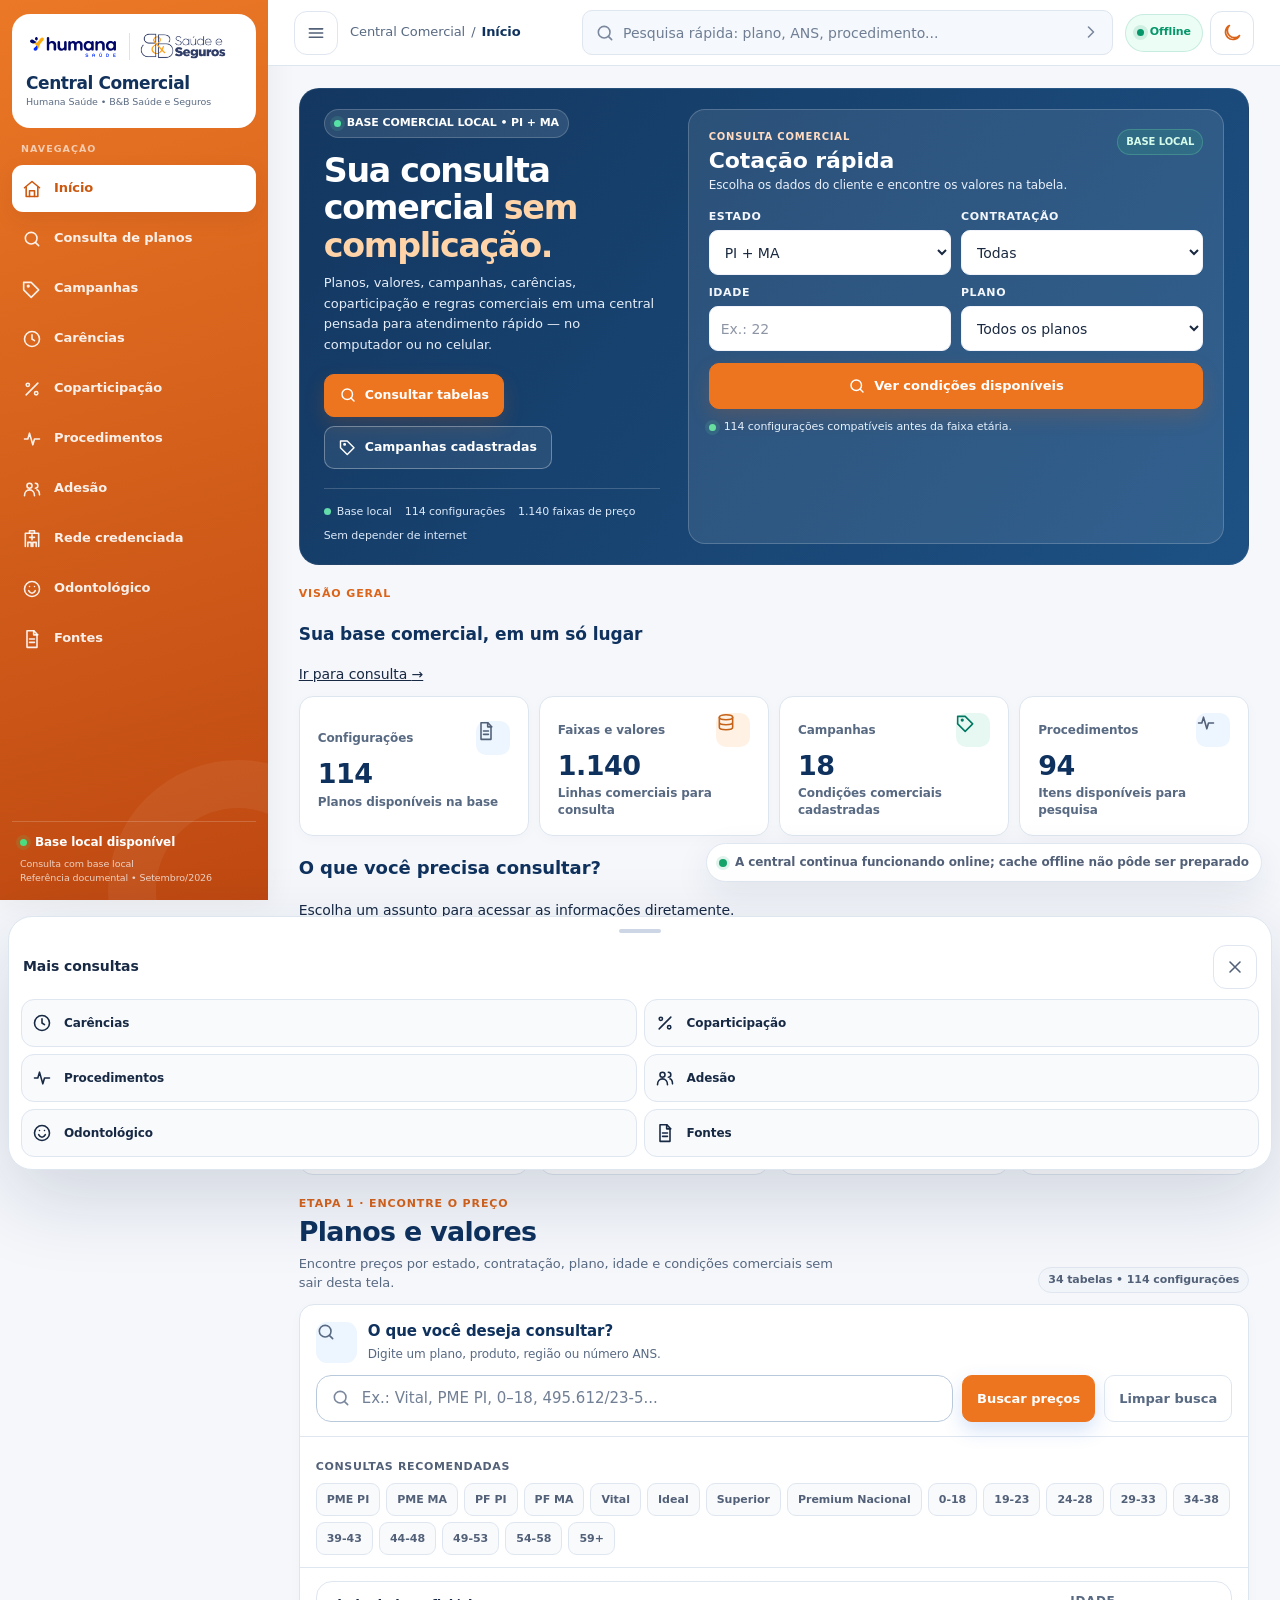
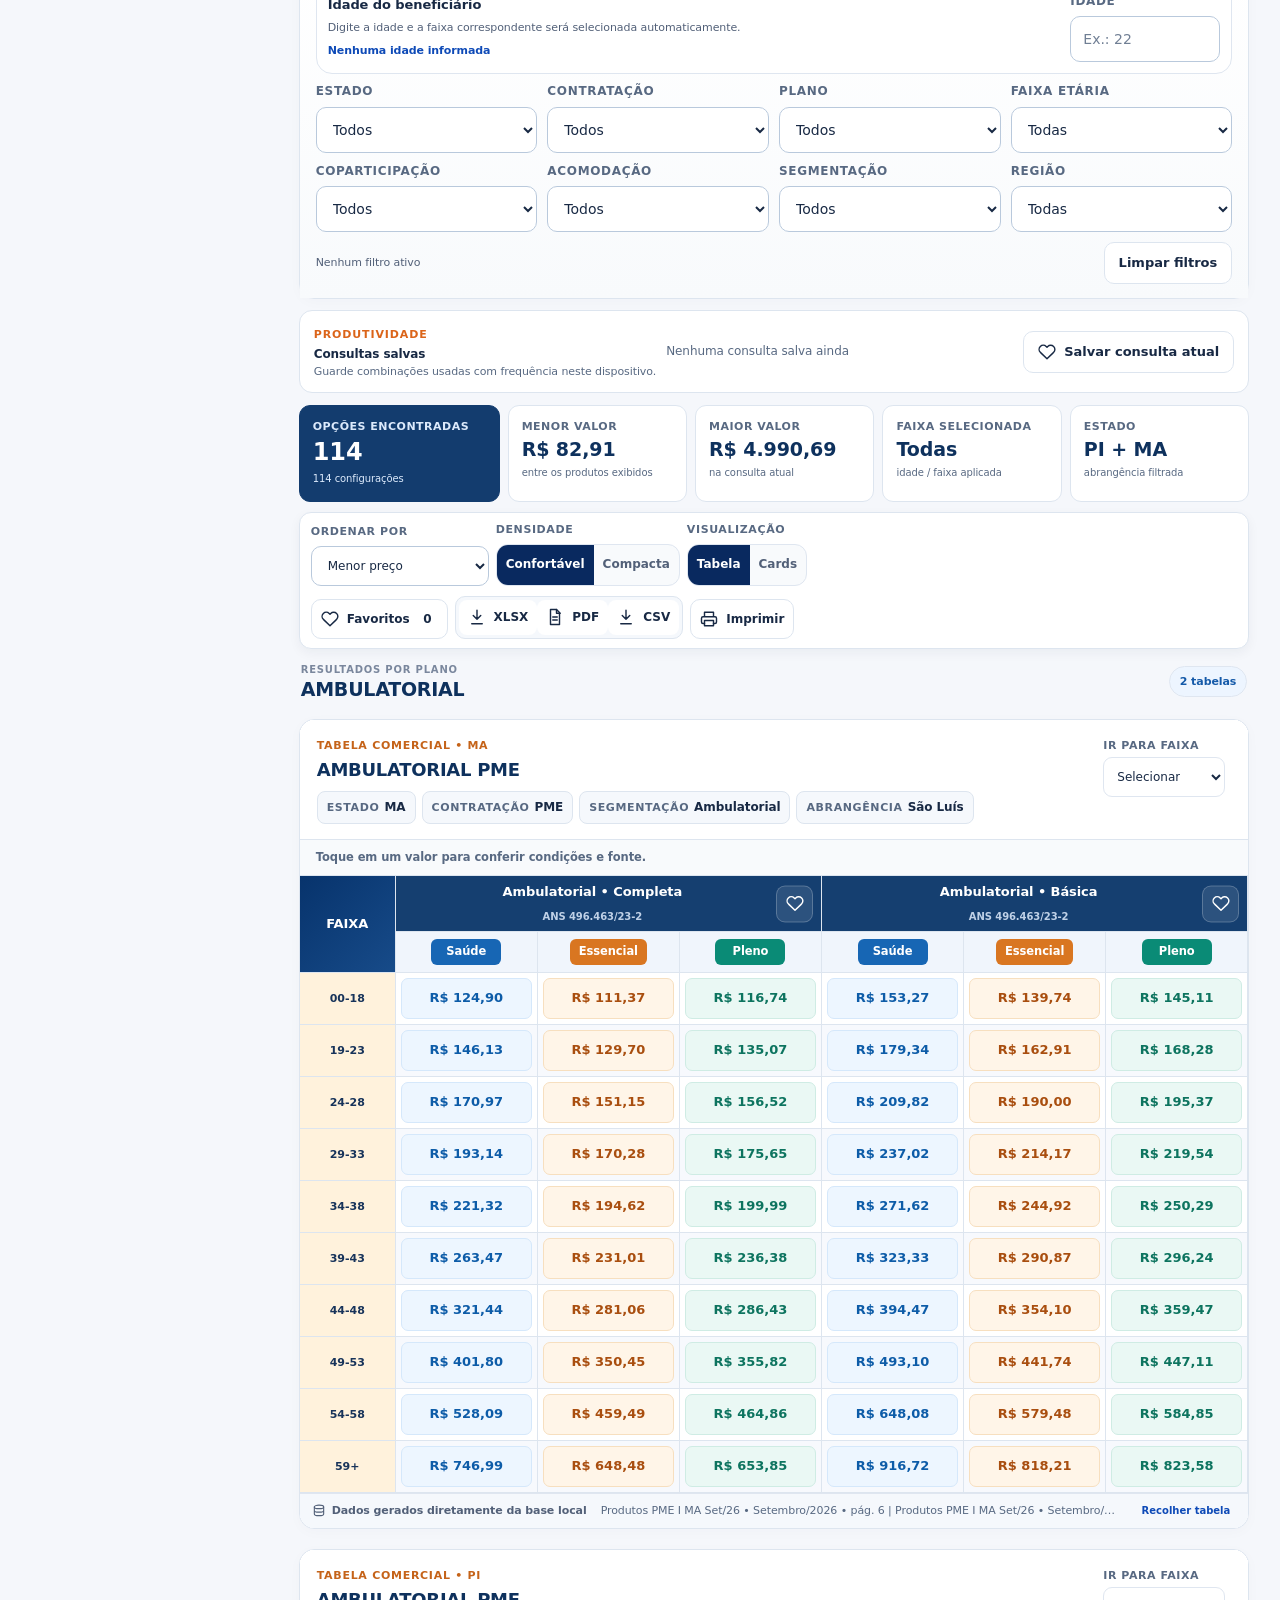
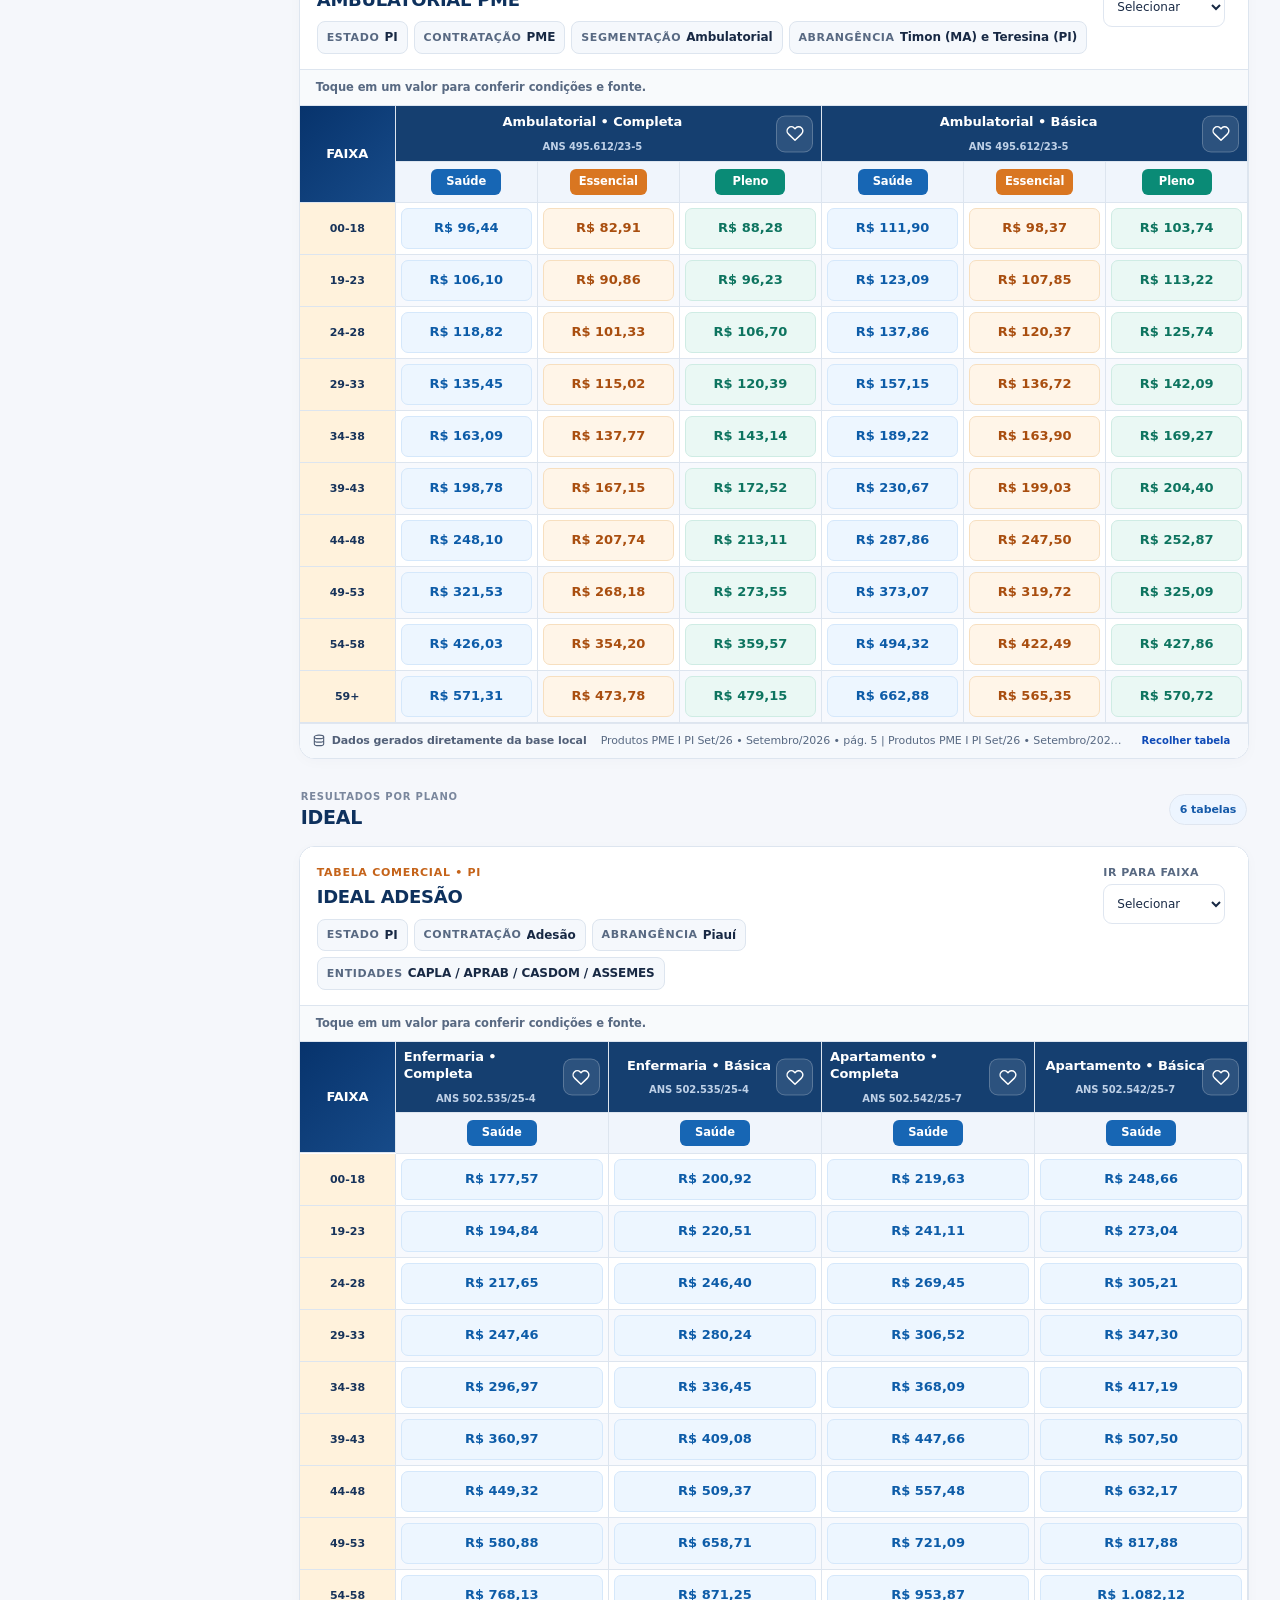
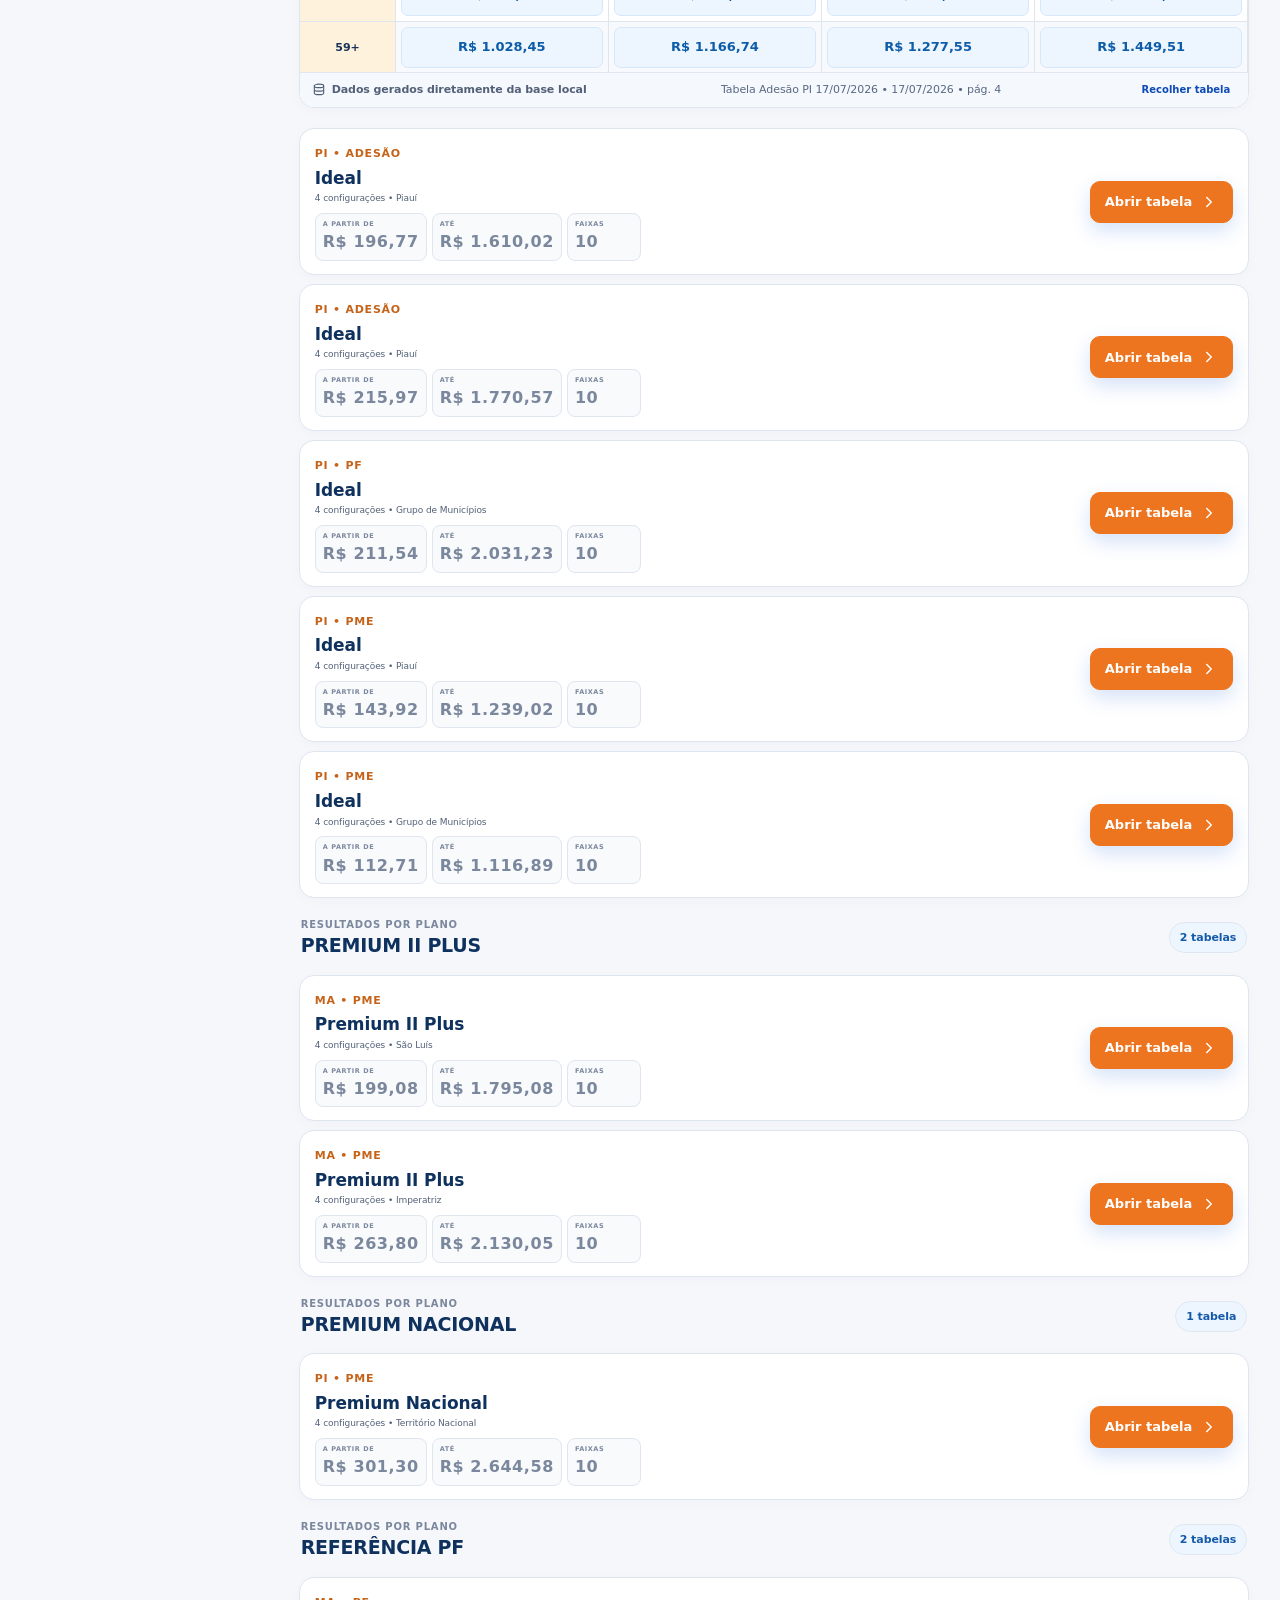
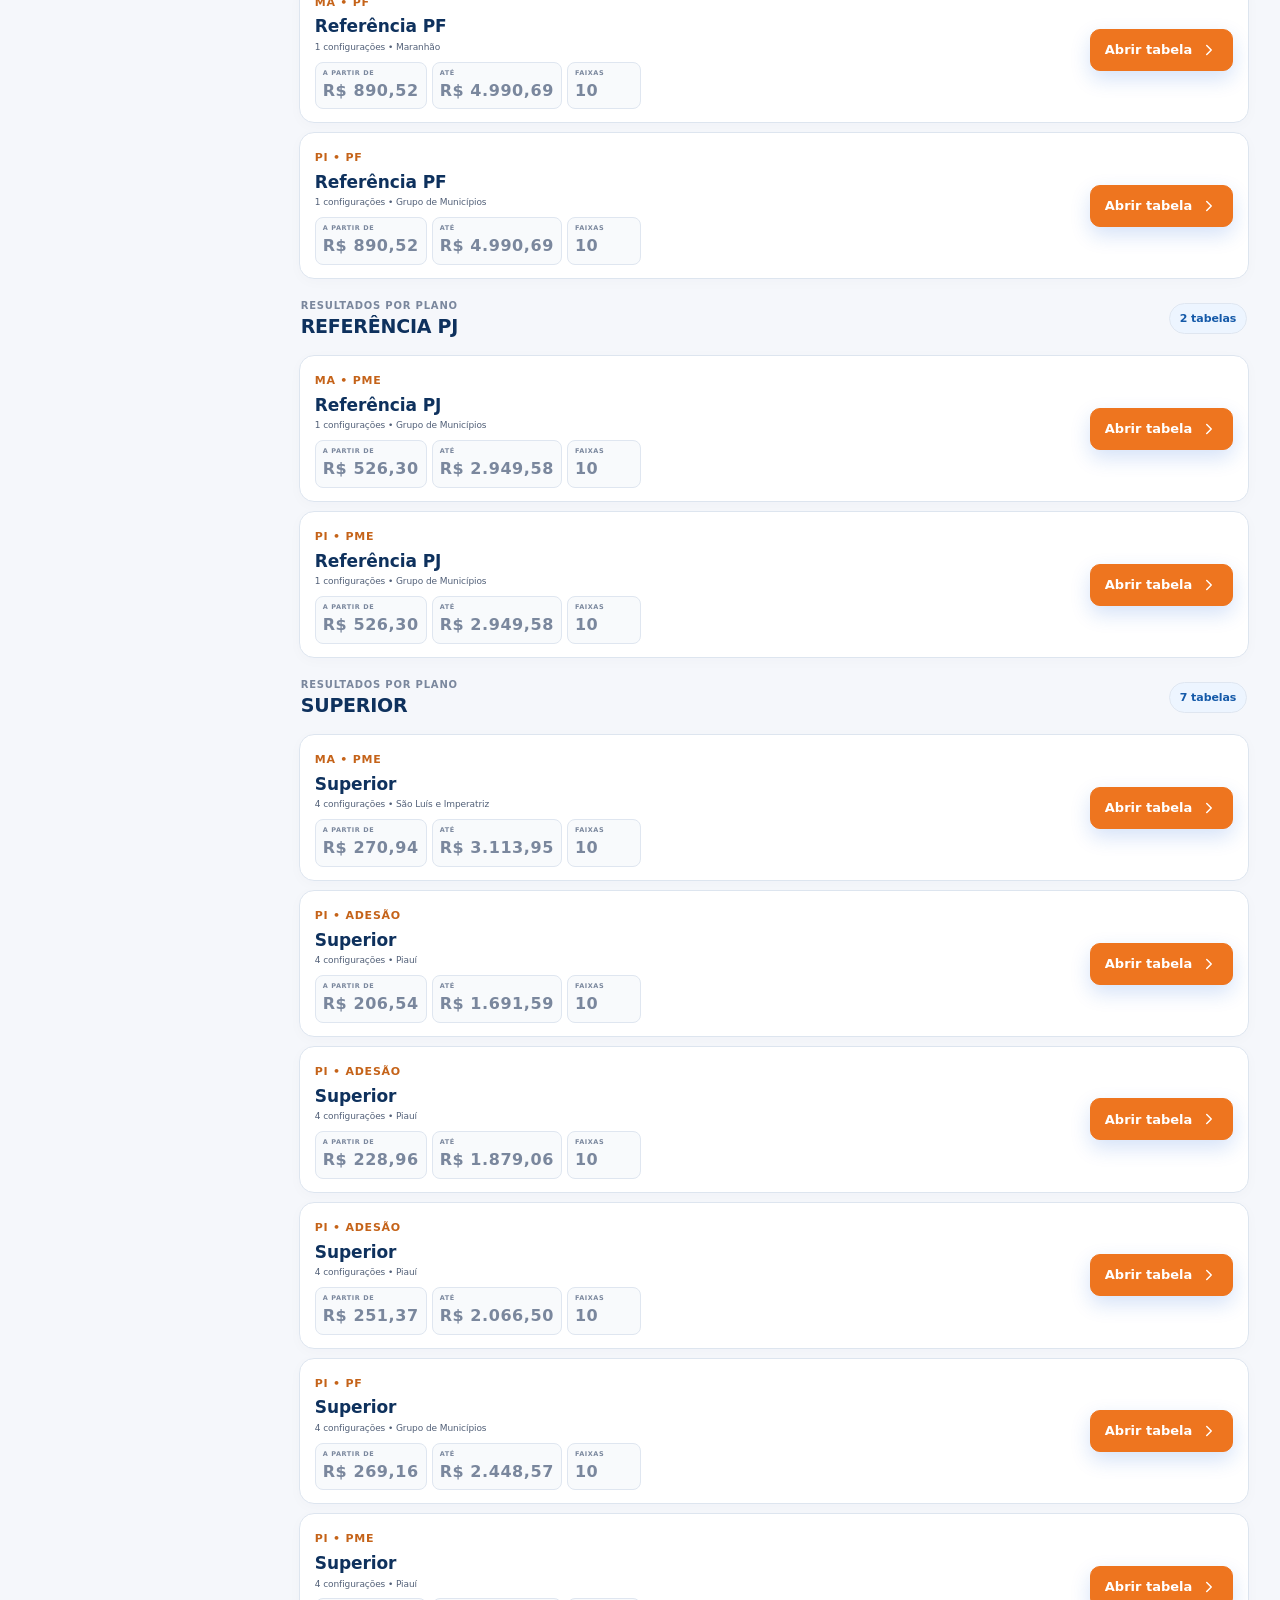
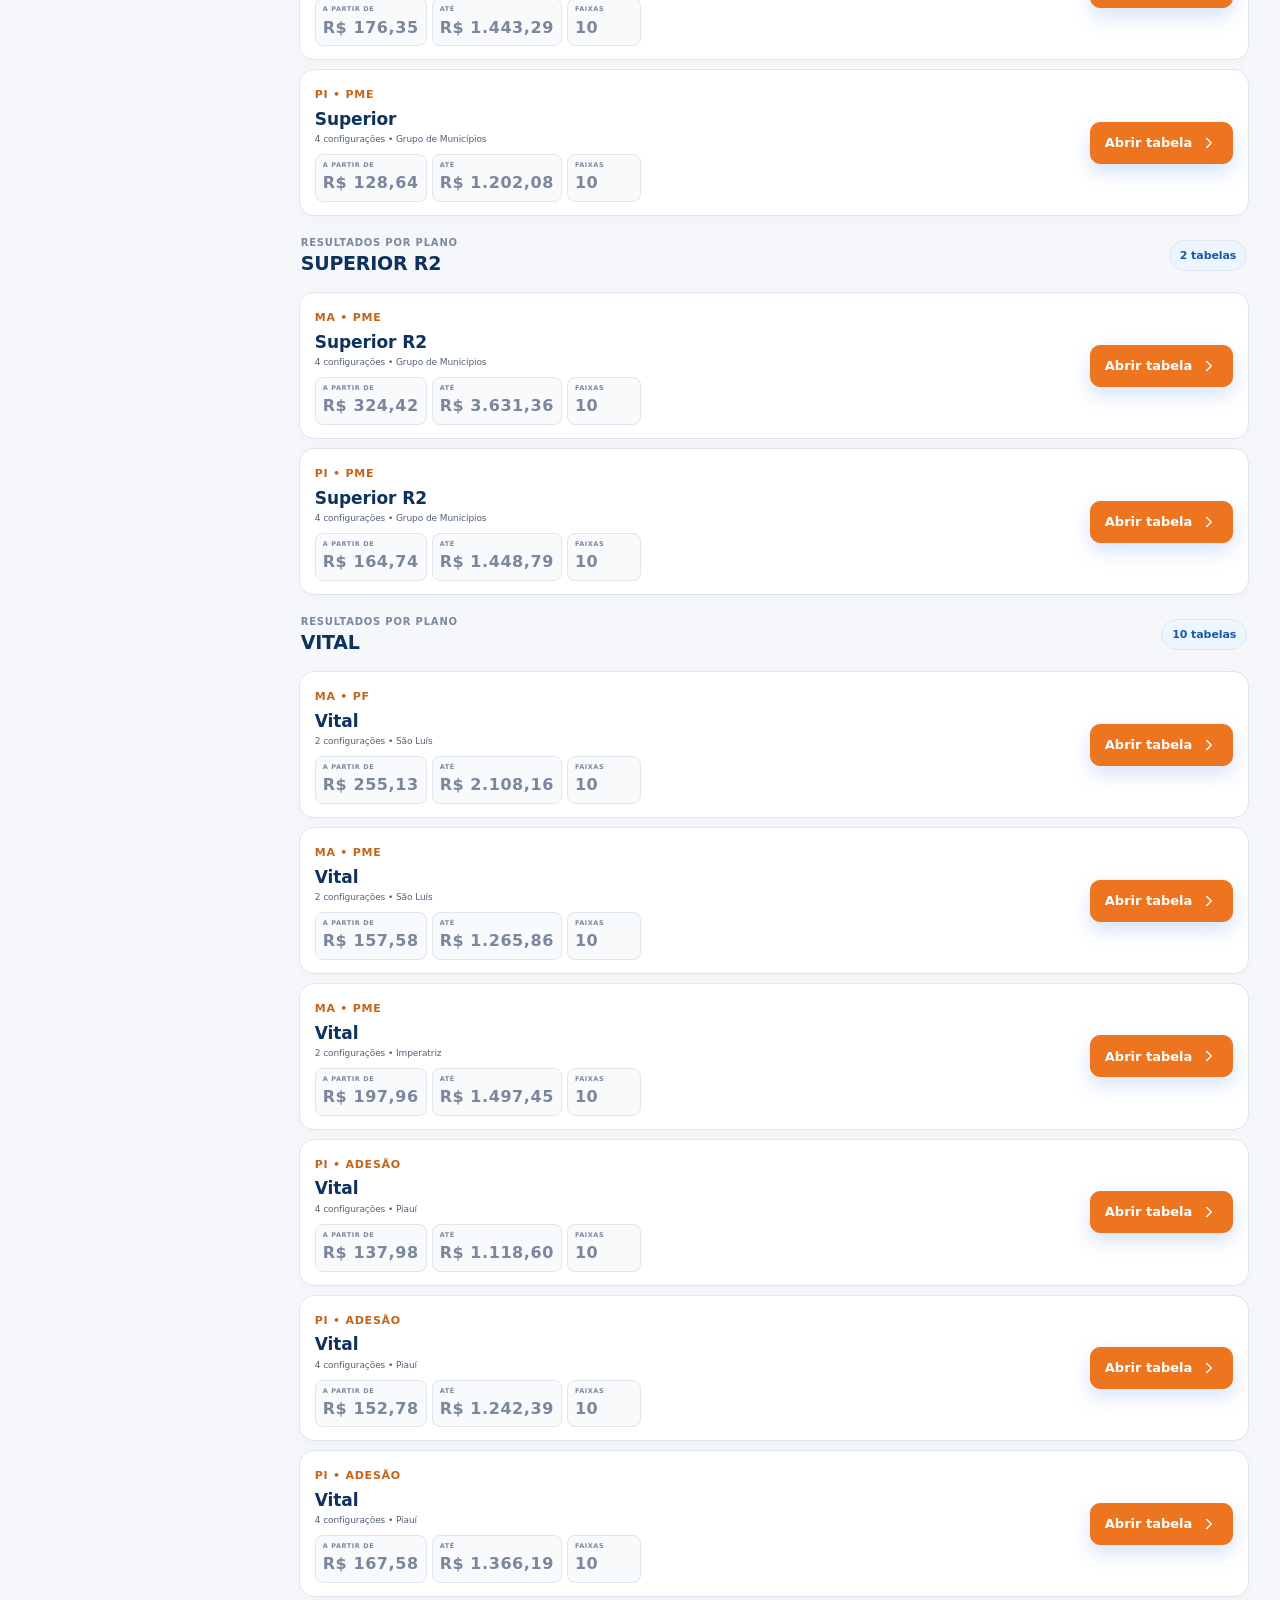
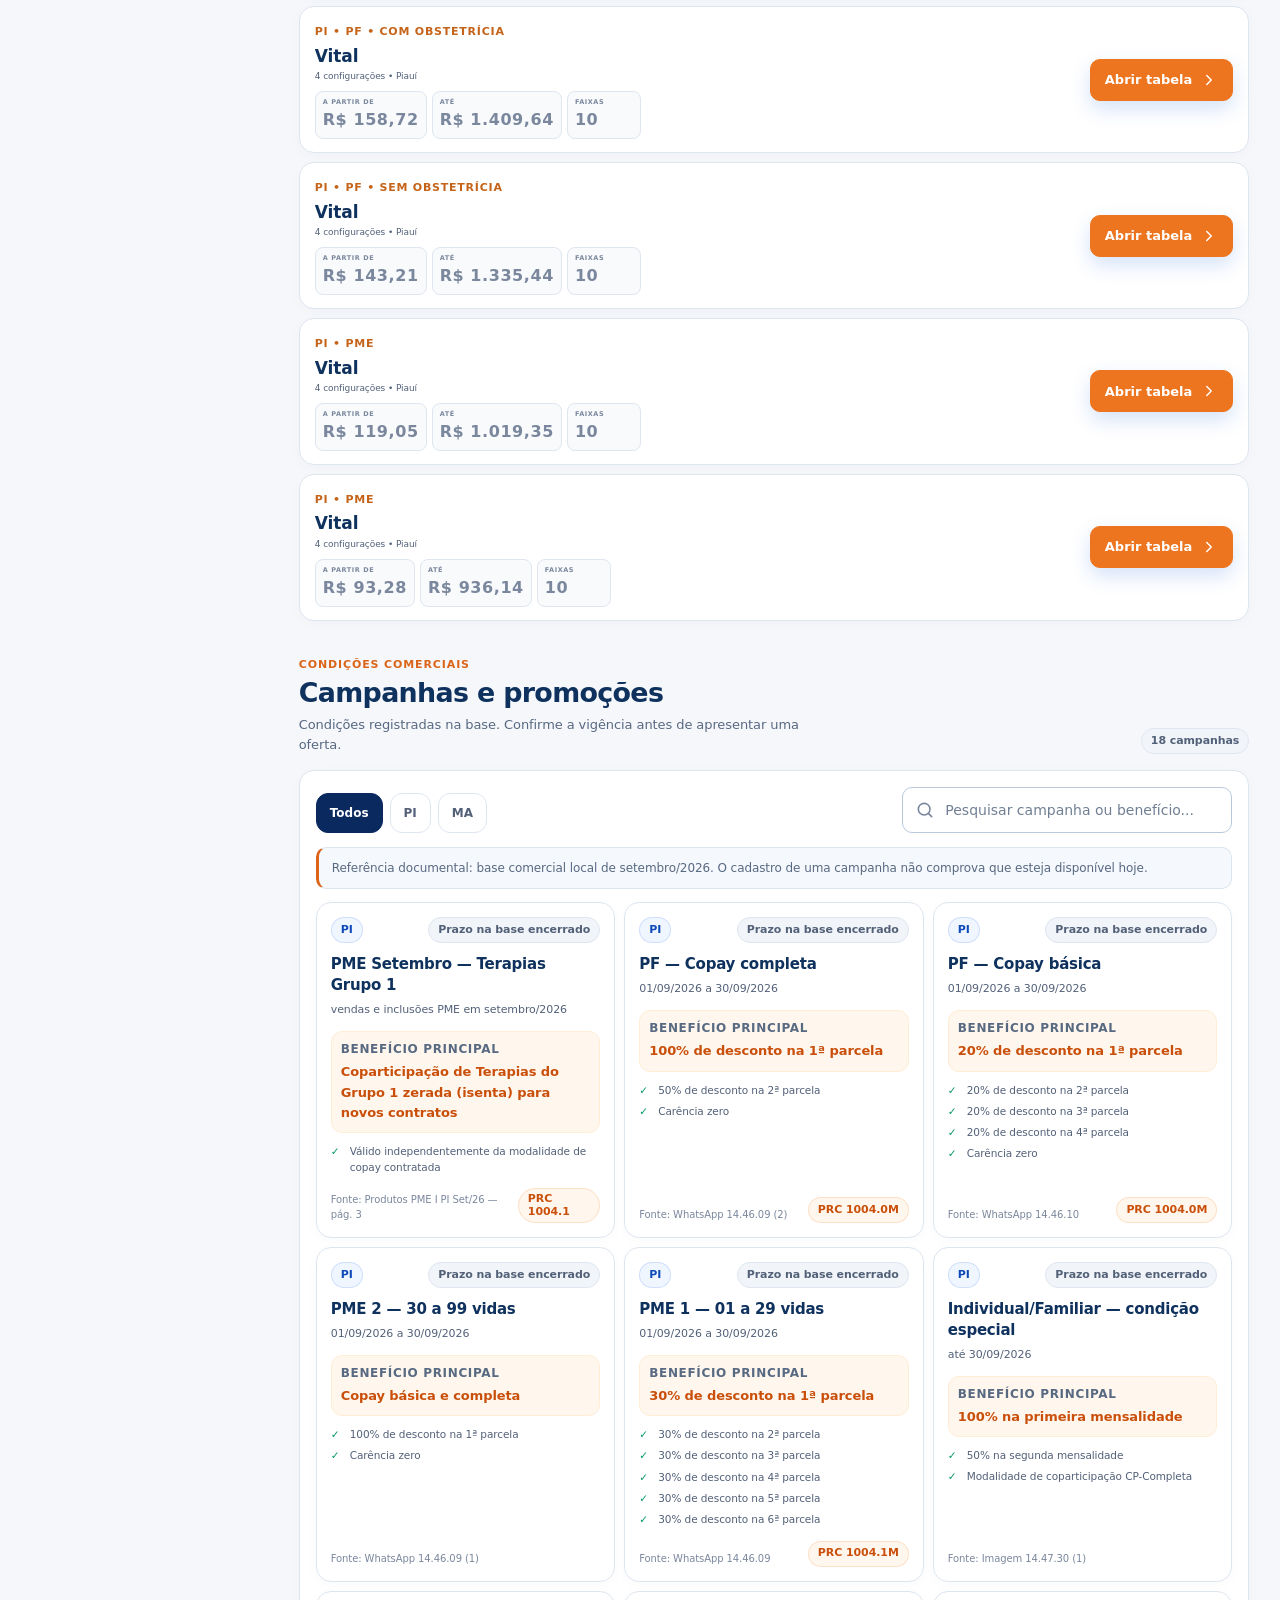
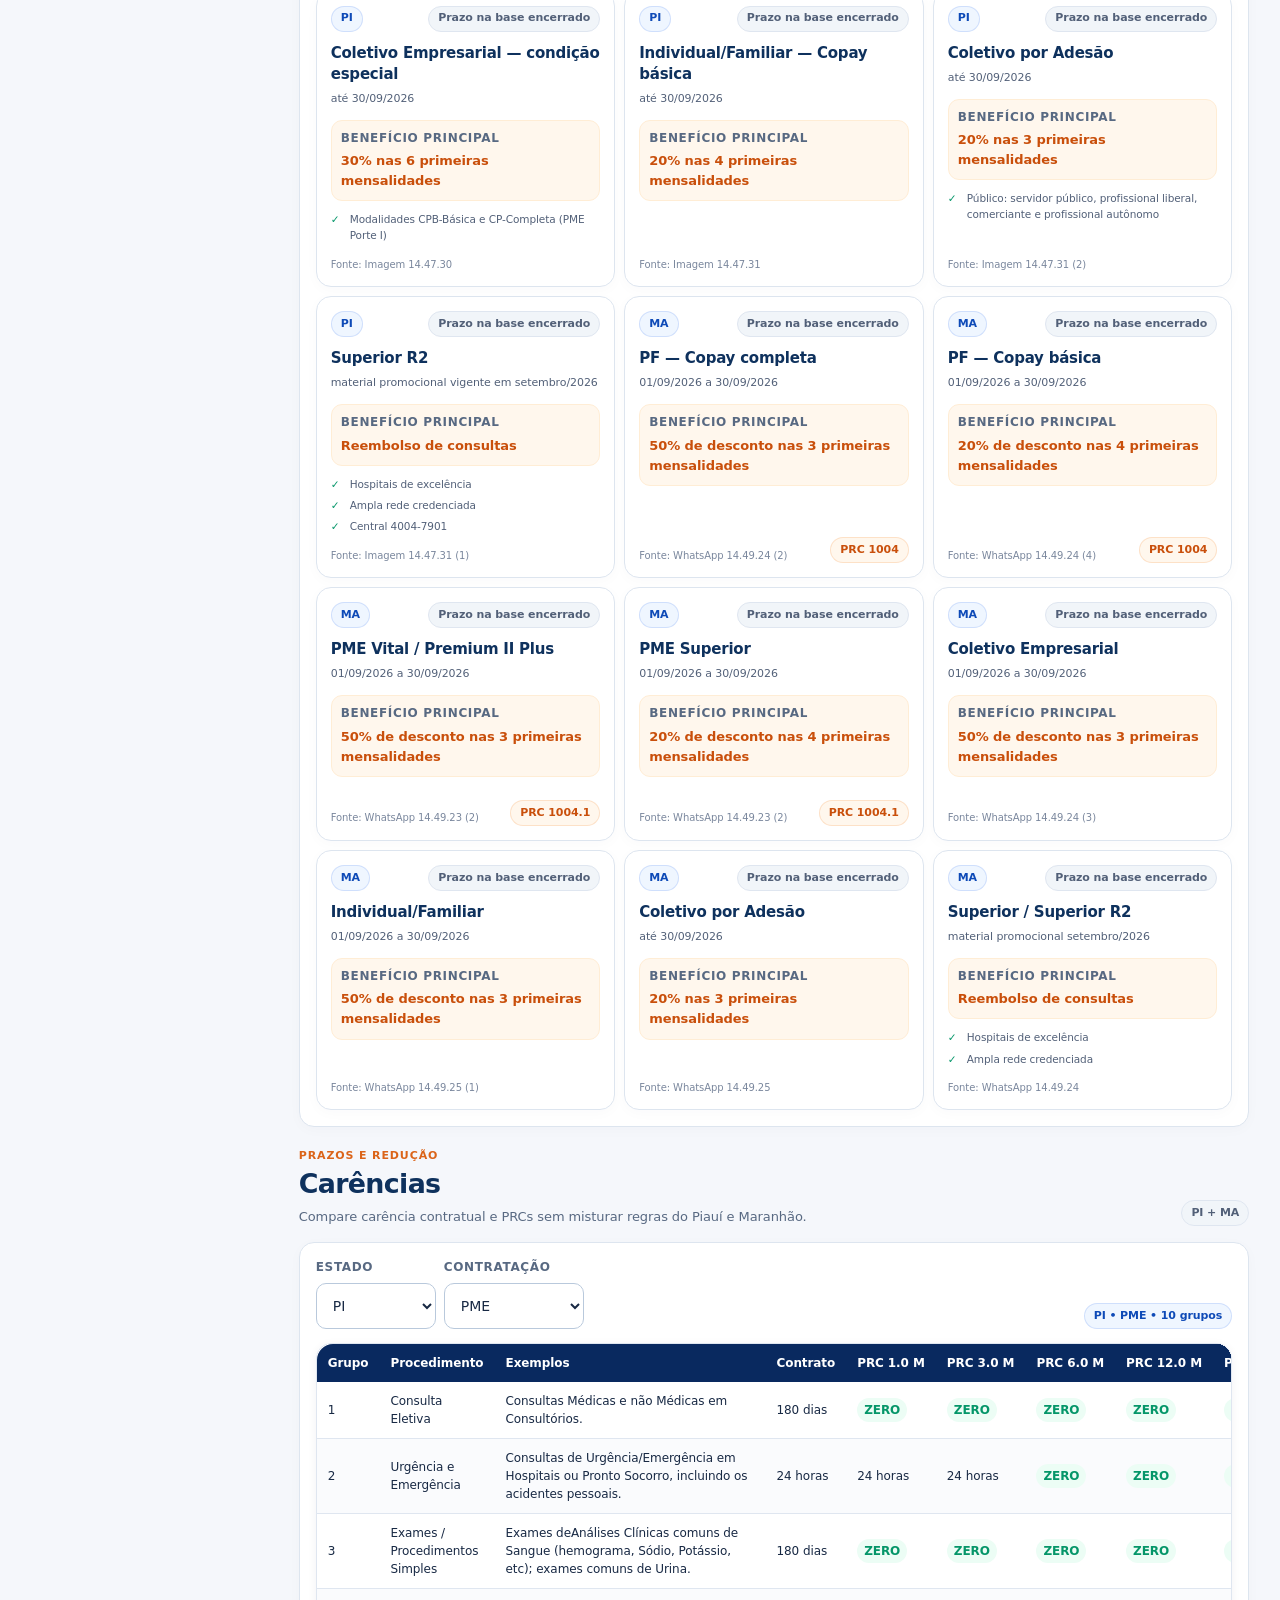
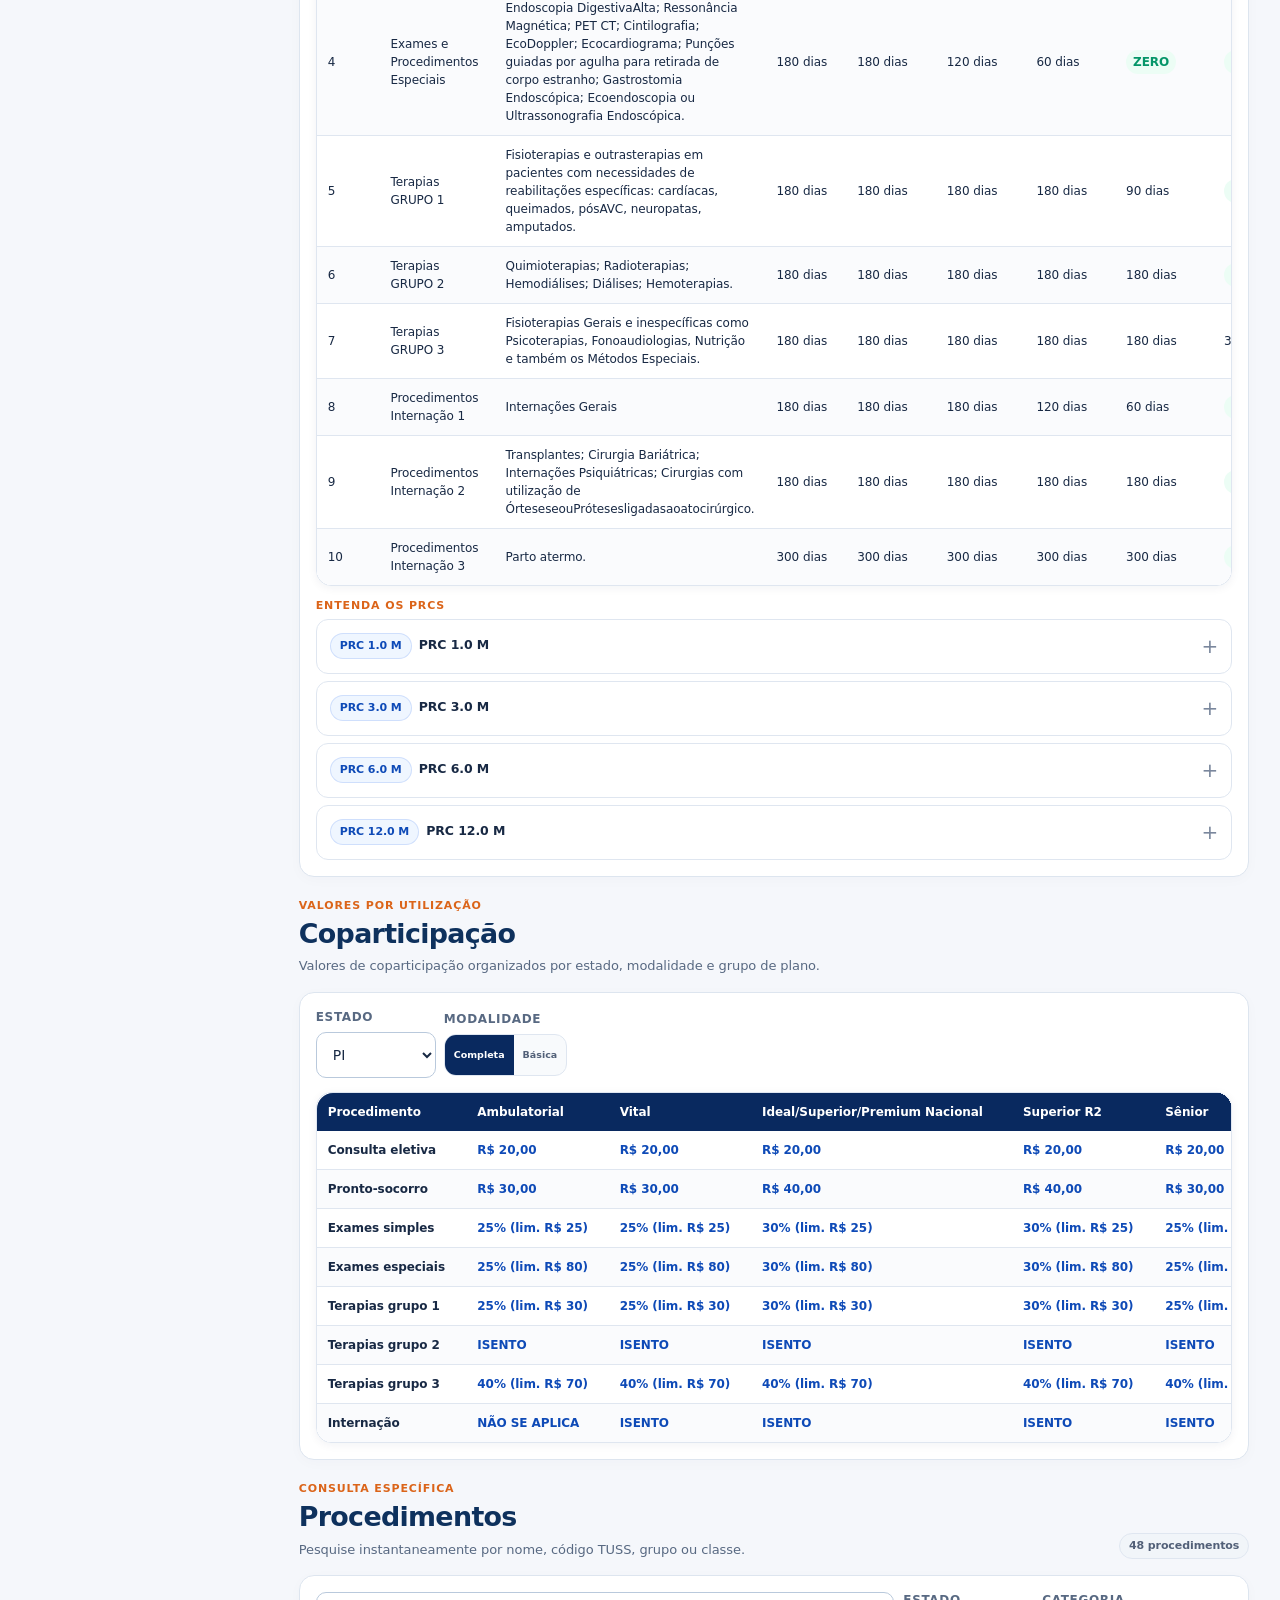
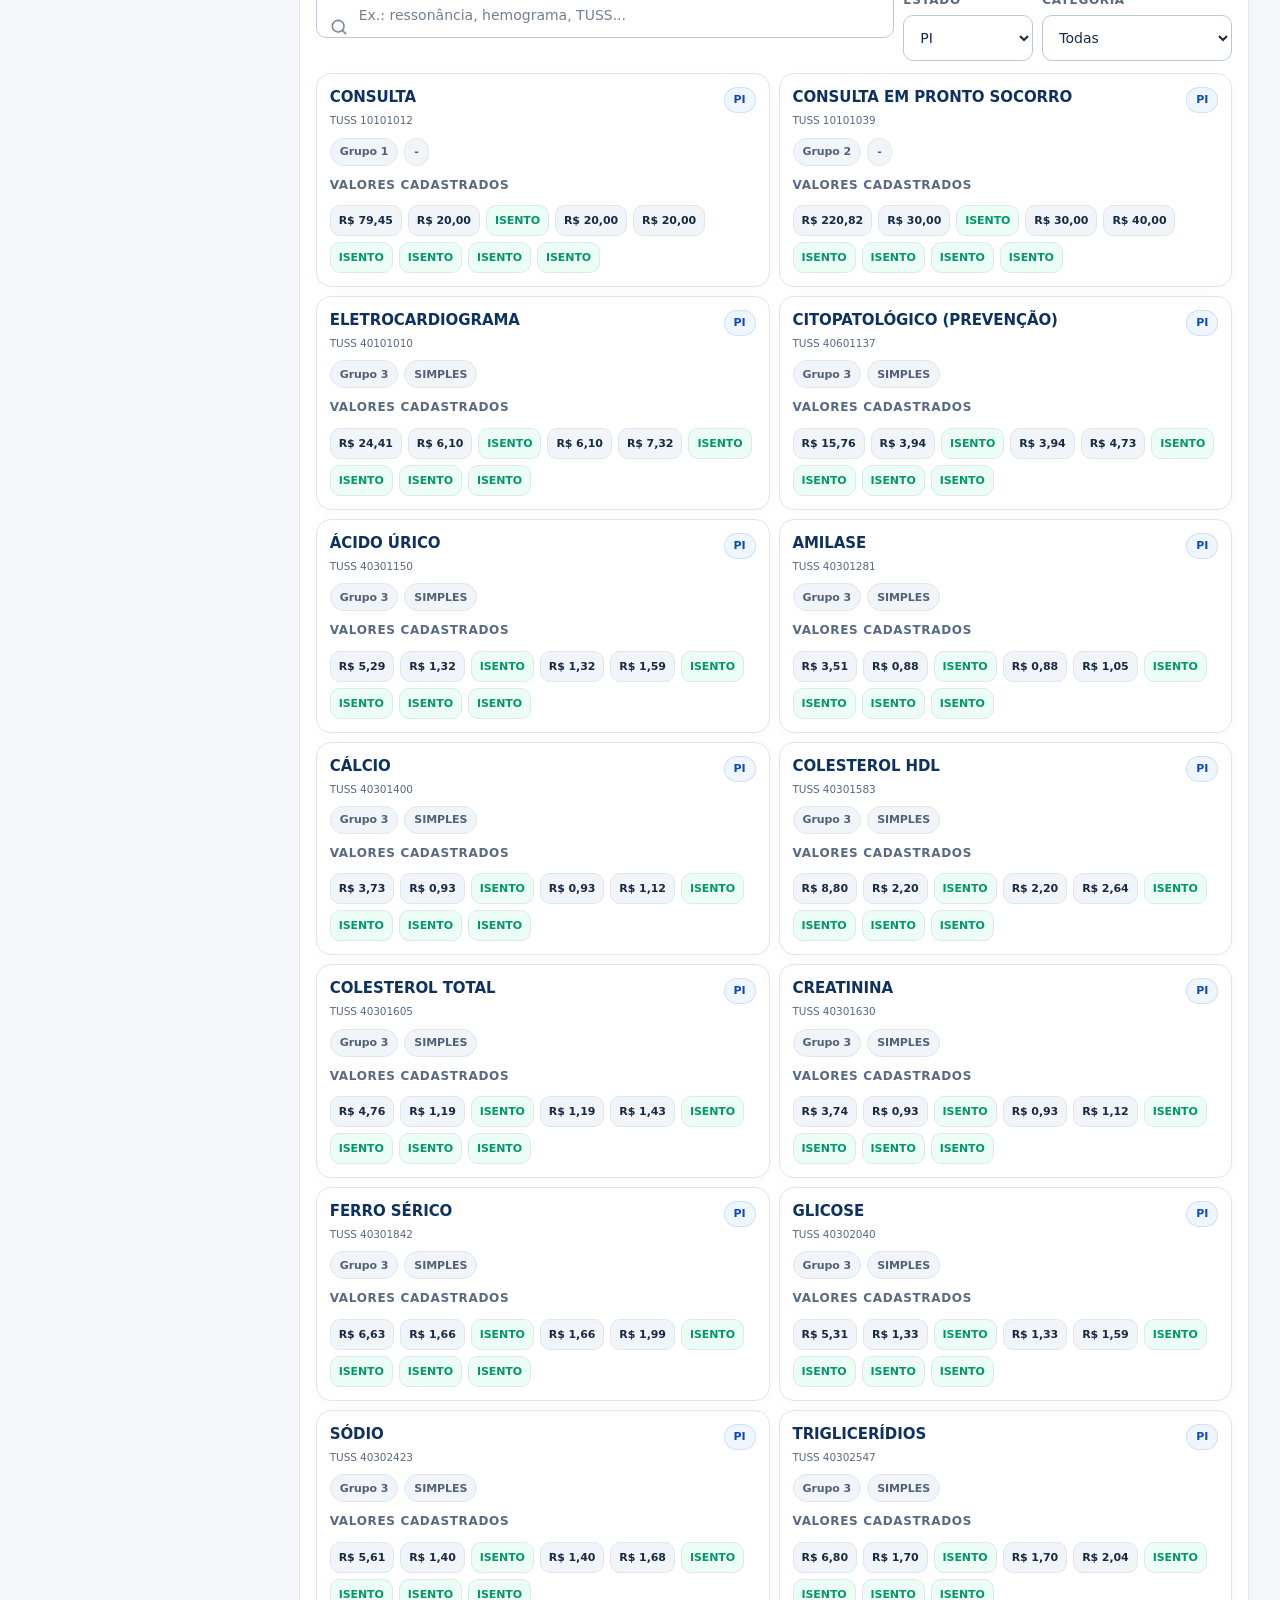
<file: index.html>
<!DOCTYPE html>
<!-- Central Comercial V10 | app 2026.09.30.10 | original reference dataset unchanged -->

<html class="no-js" data-theme="light" lang="pt-BR">
<head>
<meta charset="utf-8"/>
<meta content="width=device-width,initial-scale=1,viewport-fit=cover" name="viewport"/>
<meta content="#f47b20" name="theme-color"/>
<meta content="light dark" name="color-scheme"/>
<title>Central Comercial Humana • B&amp;B — PRO V10</title>
<meta content="Central Comercial Humana + B&amp;B" name="application-name"/>
<meta content="2026.09.30.10" name="central-build"/>
<meta content="cfe78bf96052db78c9113977ec2107fc49a7f1d32f5be85ee2a4e38c103ca69d" name="central-database-sha256"/>
<meta content="telephone=no" name="format-detection"/>
<meta content="yes" name="apple-mobile-web-app-capable"/>
<meta content="default" name="apple-mobile-web-app-status-bar-style"/>
<meta content="Central Comercial Humana Saúde + B&amp;B Saúde e Seguros. Consulta detalhada de planos, preços, faixas etárias, campanhas, carências, coparticipação, procedimentos, adesão, rede, odontologia e fontes. Funciona 100% offline." name="description"/>

<link href="./manifest.webmanifest" rel="manifest"/><link href="./css/app.css" rel="stylesheet"/><link href="./css/interface.css" rel="stylesheet"/><link href="./icons/icon-192.png" rel="apple-touch-icon"/><link href="./favicon.ico" rel="icon"/><meta content="noindex,nofollow" name="robots"/><script src="./js/boot.js"></script><script defer="True" src="./data/database.js"></script><script defer="True" src="./js/xlsx-native.js"></script><script defer="True" src="./js/app.js"></script><script defer="True" src="./js/enhancements.js"></script><script defer="True" src="./js/pwa.js"></script></head>
<body class="app-booting">
<svg aria-hidden="true" class="icon-sprite" focusable="false">
<symbol id="i-home" viewbox="0 0 24 24"><path d="M3 10.5 12 3l9 7.5"></path><path d="M5 9.5V21h14V9.5"></path><path d="M9 21v-7h6v7"></path></symbol>
<symbol id="i-search" viewbox="0 0 24 24"><circle cx="11" cy="11" r="7"></circle><path d="m20 20-4-4"></path></symbol>
<symbol id="i-tag" viewbox="0 0 24 24"><path d="M20 13 11 22l-9-9V4h9z"></path><circle cx="7.5" cy="8.5" r="1"></circle></symbol>
<symbol id="i-clock" viewbox="0 0 24 24"><circle cx="12" cy="12" r="9"></circle><path d="M12 7v5l3 2"></path></symbol>
<symbol id="i-percent" viewbox="0 0 24 24"><path d="m19 5-14 14"></path><circle cx="7" cy="7" r="2"></circle><circle cx="17" cy="17" r="2"></circle></symbol>
<symbol id="i-activity" viewbox="0 0 24 24"><path d="M3 12h4l2-7 4 14 2-7h6"></path></symbol>
<symbol id="i-users" viewbox="0 0 24 24"><circle cx="9" cy="8" r="3"></circle><path d="M3 20c0-4 2.5-7 6-7s6 3 6 7"></path><path d="M16 5a3 3 0 0 1 0 6M18 13c2.3.8 3 3.1 3 6"></path></symbol>
<symbol id="i-hospital" viewbox="0 0 24 24"><path d="M4 21V5h16v16"></path><path d="M9 5V2h6v3M9 10h6M12 7v6M7 21v-5h4v5M13 21v-5h4v5"></path></symbol>
<symbol id="i-smile" viewbox="0 0 24 24"><circle cx="12" cy="12" r="9"></circle><path d="M8 14s1.5 3 4 3 4-3 4-3M9 9h.01M15 9h.01"></path></symbol>
<symbol id="i-file" viewbox="0 0 24 24"><path d="M6 2h8l4 4v16H6z"></path><path d="M14 2v5h5M9 12h6M9 16h6"></path></symbol>
<symbol id="i-moon" viewbox="0 0 24 24"><path d="M20 15.5A8 8 0 0 1 8.5 4 8.5 8.5 0 1 0 20 15.5z"></path></symbol>
<symbol id="i-sun" viewbox="0 0 24 24"><circle cx="12" cy="12" r="4"></circle><path d="M12 2v2M12 20v2M4.93 4.93l1.42 1.42M17.65 17.65l1.42 1.42M2 12h2M20 12h2M4.93 19.07l1.42-1.42M17.65 6.35l1.42-1.42"></path></symbol>
<symbol id="i-heart" viewbox="0 0 24 24"><path d="M20.8 4.6a5.5 5.5 0 0 0-7.8 0L12 5.7l-1.1-1.1a5.5 5.5 0 0 0-7.8 7.8l1.1 1.1L12 21l7.8-7.5 1.1-1.1a5.5 5.5 0 0 0-.1-7.8z"></path></symbol>
<symbol id="i-compare" viewbox="0 0 24 24"><path d="M7 7h13M17 4l3 3-3 3M17 17H4M7 14l-3 3 3 3"></path></symbol>
<symbol id="i-copy" viewbox="0 0 24 24"><rect height="12" rx="2" width="12" x="8" y="8"></rect><path d="M16 8V5a2 2 0 0 0-2-2H5a2 2 0 0 0-2 2v9a2 2 0 0 0 2 2h3"></path></symbol>
<symbol id="i-download" viewbox="0 0 24 24"><path d="M12 3v12M7 10l5 5 5-5M5 21h14"></path></symbol>
<symbol id="i-print" viewbox="0 0 24 24"><path d="M6 9V3h12v6M6 18H4a2 2 0 0 1-2-2v-5a2 2 0 0 1 2-2h16a2 2 0 0 1 2 2v5a2 2 0 0 1-2 2h-2"></path><path d="M6 14h12v7H6z"></path></symbol>
<symbol id="i-menu" viewbox="0 0 24 24"><path d="M4 7h16M4 12h16M4 17h16"></path></symbol>
<symbol id="i-close" viewbox="0 0 24 24"><path d="m6 6 12 12M18 6 6 18"></path></symbol>
<symbol id="i-up" viewbox="0 0 24 24"><path d="m6 15 6-6 6 6"></path></symbol>
<symbol id="i-check" viewbox="0 0 24 24"><path d="m5 12 4 4L19 6"></path></symbol>
<symbol id="i-database" viewbox="0 0 24 24"><ellipse cx="12" cy="5" rx="8" ry="3"></ellipse><path d="M4 5v6c0 1.7 3.6 3 8 3s8-1.3 8-3V5M4 11v6c0 1.7 3.6 3 8 3s8-1.3 8-3v-6"></path></symbol>
<symbol id="i-info" viewbox="0 0 24 24"><circle cx="12" cy="12" r="9"></circle><path d="M12 11v6M12 7h.01"></path></symbol>
<symbol id="i-chevron" viewbox="0 0 24 24"><path d="m9 18 6-6-6-6"></path></symbol>
<symbol id="i-external" viewbox="0 0 24 24"><path d="M14 3h7v7M21 3l-9 9"></path><path d="M18 13v7H4V6h7"></path></symbol>
</svg>
<section class="compatibility-fallback" id="compatibilityFallback" aria-live="polite">
  <div class="boot-card">
    <div class="boot-logos">
      <img src="./assets/logos/humana-saude.png" alt="Humana Saúde">
      <span></span>
      <img src="./assets/logos/bb-saude-seguros.png" alt="B&amp;B Saúde e Seguros">
    </div>
    <div class="boot-spinner" aria-hidden="true"></div>
    <h1 id="compatTitle">Central Comercial</h1>
    <p id="bootMessage">Preparando a base comercial e a interface…</p>
    <small id="bootHint">Os dados ficam armazenados localmente neste sistema.</small>
    <button type="button" id="bootRetry" hidden onclick="location.reload()">Tentar novamente</button>
  </div>
</section>
<div class="app-shell">
<aside aria-label="Navegação principal" class="sidebar">
<div class="side-brand">
<div class="side-brand-logos">
<img alt="Humana Saúde" src="./assets/logos/humana-saude.png"/>
<span aria-hidden="true" class="logo-divider"></span>
<img alt="B&amp;B Saúde e Seguros" src="./assets/logos/bb-saude-seguros.png"/>
</div>
<h1>Central Comercial</h1>
<p>Humana Saúde • B&amp;B Saúde e Seguros</p>
</div>
<nav class="side-nav" id="sideNav">
<div class="side-nav-title">Navegação</div>
<a class="side-link active" data-nav="inicio" href="#inicio"><svg class="icon"><use href="#i-home" xlink:href="#i-home"></use></svg>Início</a>
<a class="side-link" data-nav="consulta" href="#consulta"><svg class="icon"><use href="#i-search" xlink:href="#i-search"></use></svg>Consulta de planos</a>
<a class="side-link" data-nav="campanhas" href="#campanhas"><svg class="icon"><use href="#i-tag" xlink:href="#i-tag"></use></svg>Campanhas</a>
<a class="side-link" data-nav="carencias" href="#carencias"><svg class="icon"><use href="#i-clock" xlink:href="#i-clock"></use></svg>Carências</a>
<a class="side-link" data-nav="coparticipacao" href="#coparticipacao"><svg class="icon"><use href="#i-percent" xlink:href="#i-percent"></use></svg>Coparticipação</a>
<a class="side-link" data-nav="procedimentos" href="#procedimentos"><svg class="icon"><use href="#i-activity" xlink:href="#i-activity"></use></svg>Procedimentos</a>
<a class="side-link" data-nav="adesao" href="#adesao"><svg class="icon"><use href="#i-users" xlink:href="#i-users"></use></svg>Adesão</a>
<a class="side-link" data-nav="rede" href="#rede"><svg class="icon"><use href="#i-hospital" xlink:href="#i-hospital"></use></svg>Rede credenciada</a>
<a class="side-link" data-nav="odonto" href="#odonto"><svg class="icon"><use href="#i-smile" xlink:href="#i-smile"></use></svg>Odontológico</a>
<a class="side-link" data-nav="fontes" href="#fontes"><svg class="icon"><use href="#i-file" xlink:href="#i-file"></use></svg>Fontes</a>
</nav>
<div class="side-bottom">
<div class="side-status"><span aria-hidden="true" class="dot"></span>Base local disponível</div>
<p>Consulta com base local<br/>Referência documental • Setembro/2026</p>
</div>
</aside>
<div class="app-main">
<header class="topbar">
<button aria-label="Recolher ou exibir a navegação lateral" class="icon-btn sidebar-collapse-btn" id="sidebarToggle" title="Recolher sidebar" type="button"><svg class="icon"><use href="#i-menu" xlink:href="#i-menu"></use></svg></button>
<div class="topbar-brand">
<img alt="Humana Saúde" src="./assets/logos/humana-saude.png"/>
<img alt="B&amp;B Saúde e Seguros" src="./assets/logos/bb-saude-seguros.png"/>
<span>Central Comercial</span>
</div>
<div aria-live="polite" class="breadcrumb"><span>Central Comercial</span><span>/</span><strong id="breadcrumbCurrent">Início</strong></div>
<form class="top-search" id="globalSearchForm" role="search">
<svg aria-hidden="true" class="icon"><use href="#i-search" xlink:href="#i-search"></use></svg>
<label class="sr-only" for="globalSearch">Pesquisar em planos e procedimentos</label>
<input autocomplete="off" class="input" id="globalSearch" placeholder="Pesquisa rápida: plano, ANS, procedimento..."/>
<button aria-label="Executar pesquisa" type="submit"><svg class="icon"><use href="#i-chevron" xlink:href="#i-chevron"></use></svg></button>
</form>
<div class="top-actions">
<span class="badge badge-green offline-chip" title="Base local disponível sem conexão. Condições comerciais devem ser confirmadas antes da contratação."><span class="dot"></span>Offline</span>
<button aria-label="Alternar tema" class="icon-btn" id="themeBtn" type="button"><svg class="icon" id="themeIcon"><use href="#i-moon" xlink:href="#i-moon"></use></svg><span class="theme-label" id="themeLabel">Tema</span></button>
</div>
</header>
<main class="content">
<section class="section" data-section-title="Início" id="inicio" style="padding-top:0">
<div class="hero hero-pro">
<div class="hero-layout">
<div class="hero-copy">
<span class="badge hero-badge"><span class="dot" style="background:#56e3a6;color:#56e3a6"></span>BASE COMERCIAL LOCAL • PI + MA</span>
<h2>Sua consulta comercial <span>sem complicação.</span></h2>
<p>Planos, valores, campanhas, carências, coparticipação e regras comerciais em uma central pensada para atendimento rápido — no computador ou no celular.</p>
<div class="hero-actions">
<a class="btn btn-primary" href="#consulta"><svg class="icon"><use href="#i-search" xlink:href="#i-search"></use></svg>Consultar tabelas</a>
<a class="btn btn-ghost" href="#campanhas"><svg class="icon"><use href="#i-tag" xlink:href="#i-tag"></use></svg>Campanhas cadastradas</a>
</div>
<div class="hero-trust-row"><span><i></i>Base local</span><span>114 configurações</span><span>1.140 faixas de preço</span><span>Sem depender de internet</span></div>
</div>
<aside class="hero-quote" aria-label="Cotação rápida">
<div class="hero-quote-head"><div><span class="hero-quote-kicker">CONSULTA COMERCIAL</span><h3>Cotação rápida</h3><p>Escolha os dados do cliente e encontre os valores na tabela.</p></div><span class="hero-quote-status">BASE LOCAL</span></div>
<div class="hero-quote-grid">
<div class="field"><label for="quickState">Estado</label><select class="select" id="quickState"><option value="">PI + MA</option><option value="PI">Piauí</option><option value="MA">Maranhão</option></select></div>
<div class="field"><label for="quickContract">Contratação</label><select class="select" id="quickContract"><option value="">Todas</option></select></div>
<div class="field"><label for="quickAge">Idade</label><input class="input" id="quickAge" inputmode="numeric" max="120" min="0" placeholder="Ex.: 22" type="number"/></div>
<div class="field"><label for="quickPlan">Plano</label><select class="select" id="quickPlan"><option value="">Todos os planos</option></select></div>
</div>
<button class="btn btn-primary hero-quote-btn" id="quickSearchBtn" type="button"><svg class="icon"><use href="#i-search" xlink:href="#i-search"></use></svg>Ver condições disponíveis</button>
<div class="hero-quote-foot"><span class="dot"></span><span id="quickSearchHint">Os filtros serão aplicados automaticamente.</span></div>
</aside>
</div>
</div>
<nav class="mobile-quick-links" aria-label="Acessos complementares"><a href="#campanhas">Campanhas</a><a href="#carencias">Carências</a><a href="#procedimentos">Procedimentos</a></nav>
<div class="home-section-heading"><div><span class="eyebrow">VISÃO GERAL</span><h3>Sua base comercial, em um só lugar</h3></div><a href="#consulta">Ir para consulta <span aria-hidden="true">→</span></a></div>
<div aria-label="Resumo da base" class="metric-grid"><article class="card metric-card metric-blue"><div class="metric-heading"><span>Configurações</span><span class="metric-symbol" aria-hidden="true"><svg class="icon" aria-hidden="true"><use href="#i-file" xlink:href="#i-file"></use></svg></span></div><b id="metricRecords">—</b><span class="metric-description">Planos disponíveis na base</span></article>
<article class="card metric-card metric-orange"><div class="metric-heading"><span>Faixas e valores</span><span class="metric-symbol" aria-hidden="true"><svg class="icon" aria-hidden="true"><use href="#i-database" xlink:href="#i-database"></use></svg></span></div><b id="metricRows">—</b><span class="metric-description">Linhas comerciais para consulta</span></article>
<article class="card metric-card metric-green"><div class="metric-heading"><span>Campanhas</span><span class="metric-symbol" aria-hidden="true"><svg class="icon" aria-hidden="true"><use href="#i-tag" xlink:href="#i-tag"></use></svg></span></div><b id="metricCampaigns">—</b><span class="metric-description">Condições comerciais cadastradas</span></article>
<article class="card metric-card metric-violet"><div class="metric-heading"><span>Procedimentos</span><span class="metric-symbol" aria-hidden="true"><svg class="icon" aria-hidden="true"><use href="#i-activity" xlink:href="#i-activity"></use></svg></span></div><b id="metricProcedures">—</b><span class="metric-description">Itens disponíveis para pesquisa</span></article></div>
<div class="home-shortcuts-head"><h3>O que você precisa consultar?</h3><p>Escolha um assunto para acessar as informações diretamente.</p></div>
<div aria-label="Acessos rápidos" class="quick-grid"><a class="quick-card quick-blue" href="#consulta" aria-label="Consulta de preços: Encontre planos e compare os valores"><span class="quick-icon" aria-hidden="true"><svg class="icon" aria-hidden="true"><use href="#i-search" xlink:href="#i-search"></use></svg></span><span class="quick-copy"><b>Consulta de preços</b><span>Encontre planos e compare os valores</span></span><span class="quick-arrow" aria-hidden="true"><svg class="icon"><use href="#i-chevron" xlink:href="#i-chevron"></use></svg></span></a>
<a class="quick-card quick-orange" href="#campanhas" aria-label="Campanhas cadastradas: Consulte benefícios e períodos da base"><span class="quick-icon" aria-hidden="true"><svg class="icon" aria-hidden="true"><use href="#i-tag" xlink:href="#i-tag"></use></svg></span><span class="quick-copy"><b>Campanhas cadastradas</b><span>Consulte benefícios e períodos da base</span></span><span class="quick-arrow" aria-hidden="true"><svg class="icon"><use href="#i-chevron" xlink:href="#i-chevron"></use></svg></span></a>
<a class="quick-card quick-violet" href="#carencias" aria-label="Carências: Consulte prazos e reduções"><span class="quick-icon" aria-hidden="true"><svg class="icon" aria-hidden="true"><use href="#i-clock" xlink:href="#i-clock"></use></svg></span><span class="quick-copy"><b>Carências</b><span>Consulte prazos e reduções</span></span><span class="quick-arrow" aria-hidden="true"><svg class="icon"><use href="#i-chevron" xlink:href="#i-chevron"></use></svg></span></a>
<a class="quick-card quick-green" href="#coparticipacao" aria-label="Coparticipação: Veja modalidades e valores"><span class="quick-icon" aria-hidden="true"><svg class="icon" aria-hidden="true"><use href="#i-percent" xlink:href="#i-percent"></use></svg></span><span class="quick-copy"><b>Coparticipação</b><span>Veja modalidades e valores</span></span><span class="quick-arrow" aria-hidden="true"><svg class="icon"><use href="#i-chevron" xlink:href="#i-chevron"></use></svg></span></a>
<a class="quick-card quick-blue" href="#procedimentos" aria-label="Procedimentos: Encontre itens por nome ou TUSS"><span class="quick-icon" aria-hidden="true"><svg class="icon" aria-hidden="true"><use href="#i-activity" xlink:href="#i-activity"></use></svg></span><span class="quick-copy"><b>Procedimentos</b><span>Encontre itens por nome ou TUSS</span></span><span class="quick-arrow" aria-hidden="true"><svg class="icon"><use href="#i-chevron" xlink:href="#i-chevron"></use></svg></span></a>
<a class="quick-card quick-green" href="#rede" aria-label="Rede credenciada: Confira unidades e atendimento"><span class="quick-icon" aria-hidden="true"><svg class="icon" aria-hidden="true"><use href="#i-hospital" xlink:href="#i-hospital"></use></svg></span><span class="quick-copy"><b>Rede credenciada</b><span>Confira unidades e atendimento</span></span><span class="quick-arrow" aria-hidden="true"><svg class="icon"><use href="#i-chevron" xlink:href="#i-chevron"></use></svg></span></a>
<a class="quick-card quick-orange" href="#adesao" aria-label="Adesão: Entidades, critérios e documentos"><span class="quick-icon" aria-hidden="true"><svg class="icon" aria-hidden="true"><use href="#i-users" xlink:href="#i-users"></use></svg></span><span class="quick-copy"><b>Adesão</b><span>Entidades, critérios e documentos</span></span><span class="quick-arrow" aria-hidden="true"><svg class="icon"><use href="#i-chevron" xlink:href="#i-chevron"></use></svg></span></a>
<a class="quick-card quick-violet" href="#odonto" aria-label="Odontologia: Consulte os planos odontológicos"><span class="quick-icon" aria-hidden="true"><svg aria-hidden="true" class="icon"  viewBox="0 0 24 24" fill="none" stroke="currentColor" stroke-width="1.85" stroke-linecap="round" stroke-linejoin="round"><path d="M12 5c-2-1.2-4.2-1.7-6-.6C2.8 6.4 3.9 11 5.1 13.5 6.1 15.7 6.3 21 8.6 21c1.7 0 1.8-5.1 3.4-5.1s1.7 5.1 3.4 5.1c2.3 0 2.5-5.3 3.5-7.5C20.1 11 21.2 6.4 18 4.4c-1.8-1.1-4-.6-6 .6Z"/></svg></span><span class="quick-copy"><b>Odontologia</b><span>Consulte os planos odontológicos</span></span><span class="quick-arrow" aria-hidden="true"><svg class="icon"><use href="#i-chevron" xlink:href="#i-chevron"></use></svg></span></a></div>
</section>
<section class="section" data-section-title="Consulta de planos" id="consulta">
<div class="section-head">
<div class="section-head-copy">
<div class="section-kicker">Etapa 1 · Encontre o preço</div>
<h2>Planos e valores</h2>
<p>Encontre preços por estado, contratação, plano, idade e condições comerciais sem sair desta tela.</p>
</div>
<span class="badge section-count" id="priceCount">—</span>
</div>
<div class="card search-shell">
<div class="search-primary">
<div class="search-title-row">
<span class="search-title-icon"><svg class="icon"><use href="#i-search" xlink:href="#i-search"></use></svg></span>
<div><b>O que você deseja consultar?</b><span>Digite um plano, produto, região ou número ANS.</span></div>
</div>
<div class="search-main-row">
<div class="input-icon search-main">
<svg class="icon"><use href="#i-search" xlink:href="#i-search"></use></svg>
<label class="sr-only" for="planSearch">Pesquisar plano, produto, cobertura, ANS ou informação</label>
<input autocomplete="off" class="input" id="planSearch" placeholder="Ex.: Vital, PME PI, 0–18, 495.612/23-5..."/>
</div>
<button class="btn btn-blue" id="planSearchBtn" type="button">Buscar preços</button><button class="btn btn-ghost" id="clearSearchOnly" type="button" aria-label="Limpar somente o termo de busca">Limpar busca</button>
<div class="suggestion-popover" hidden="" id="suggestionPopover"></div>
</div>
</div>
<div class="search-recommendations" id="searchRecommendations">
<div class="reco-group">
<div class="reco-head"><b>Consultas recomendadas</b></div>
<div class="reco-chips" id="recommendedChips"></div>
</div>
<div class="reco-group" hidden="" id="recentGroup">
<div class="reco-head"><b>Consultas recentes</b><button class="btn btn-ghost" id="clearRecents" style="min-height:32px;padding:4px 8px;font-size:10px" type="button">Limpar</button></div>
<div class="reco-chips" id="recentChips"></div>
</div>
<div class="reco-group" hidden="" id="popularGroup">
<div class="reco-head"><b>Mais acessados neste dispositivo</b></div>
<div class="reco-chips" id="popularChips"></div>
</div>
</div>
<div class="filters-panel">
<div class="age-panel">
<div>
<strong>Idade do beneficiário</strong>
<p>Digite a idade e a faixa correspondente será selecionada automaticamente.</p>
<span class="age-result" id="ageDetected">Nenhuma idade informada</span>
</div>
<div class="field">
<label for="ageNumber">Idade</label>
<input class="input" id="ageNumber" inputmode="numeric" max="120" min="0" placeholder="Ex.: 22" type="number"/>
</div>
</div>
<div class="filter-grid">
<div class="field"><label for="stateFilter">Estado</label><select class="select" id="stateFilter"></select></div>
<div class="field"><label for="contractFilter">Contratação</label><select class="select" id="contractFilter"></select></div>
<div class="field"><label for="planFilter">Plano</label><select class="select" id="planFilter"></select></div>
<div class="field"><label for="ageFilter">Faixa etária</label><select class="select" id="ageFilter"></select></div>
<div aria-hidden="true" aria-label="Mais filtros" aria-modal="true" class="advanced-filter-sheet" id="advancedFilterSheet" role="dialog"><div class="advanced-filter-head"><div><span class="section-kicker">Filtros</span><b>Mais filtros</b></div><button aria-label="Fechar filtros" class="icon-btn" id="closeAdvancedFilters" type="button"><svg class="icon"><use href="#i-close" xlink:href="#i-close"></use></svg></button></div><div class="field"><label for="copayFilter">Coparticipação</label><select class="select" id="copayFilter"></select></div><div class="field"><label for="accommodationFilter">Acomodação</label><select class="select" id="accommodationFilter"></select></div><div class="field"><label for="segmentFilter">Segmentação</label><select class="select" id="segmentFilter"></select></div><div class="field"><label for="regionFilter">Região</label><select class="select" id="regionFilter"></select></div><div class="advanced-filter-footer"><button class="btn btn-ghost" id="clearAdvancedFilters" type="button">Limpar</button><button class="btn btn-blue" id="applyAdvancedFilters" type="button">Ver <span id="mobileFilterResultsCount">0</span> resultados</button></div></div>
</div>
<button aria-controls="advancedFilterSheet" aria-expanded="false" class="btn btn-ghost mobile-more-filters" id="mobileMoreFiltersBtn" type="button">Mais filtros</button><div class="filter-footer">
<div aria-live="polite" class="active-filters" id="activeFilters"></div>
<button class="btn btn-ghost" id="clearFiltersBtn" type="button">Limpar filtros</button>
</div>
</div>
</div>
<div class="saved-query-bar" aria-label="Consultas salvas">
<div class="saved-query-copy"><span class="section-kicker">Produtividade</span><b>Consultas salvas</b><small>Guarde combinações usadas com frequência neste dispositivo.</small></div>
<div class="saved-query-chips" id="savedQueryChips"><span class="saved-query-empty">Nenhuma consulta salva ainda</span></div>
<button class="btn btn-soft" id="saveQueryBtn" type="button"><svg class="icon"><use href="#i-heart" xlink:href="#i-heart"></use></svg>Salvar consulta atual</button>
</div>
<div class="results-zone">
<div class="query-context" hidden="" id="queryContext">
<div><span>Consulta de preços</span><strong id="queryContextText">Filtros ativos</strong></div>
<button class="btn btn-ghost" id="editFiltersBtn" type="button">Editar filtros</button>
</div>
<div aria-label="Resumo dos resultados" class="results-overview results-overview-pro">
<article class="overview-card primary"><span>Opções encontradas</span><b id="overviewCount" aria-live="polite">0</b><small id="overviewConfigs">0 configurações</small></article>
<article class="overview-card"><span>Menor valor</span><b id="overviewMin">—</b><small>entre os produtos exibidos</small></article>
<article class="overview-card"><span>Maior valor</span><b id="overviewMax">—</b><small>na consulta atual</small></article>
<article class="overview-card"><span>Faixa selecionada</span><b id="overviewAge">Todas</b><small>idade / faixa aplicada</small></article>
<article class="overview-card"><span>Estado</span><b id="overviewState">PI + MA</b><small>abrangência filtrada</small></article>
</div>
<div class="result-toolbar">
<div class="toolbar-left">
<div class="field sort-field"><label for="sortFilter">Ordenar por</label><select class="select" id="sortFilter"><option value="priceAsc">Menor preço</option><option value="priceDesc">Maior preço</option><option value="planAsc">Plano A–Z</option><option value="stateAsc">Estado</option></select></div>
<div class="field"><span class="field-label">Densidade</span><div class="segmented" id="densityToggle"><button class="active" data-density="comfortable" type="button">Confortável</button><button data-density="compact" type="button">Compacta</button></div></div>
<div class="field view-toggle"><span class="field-label">Visualização</span><div class="segmented" id="viewToggle"><button class="active" data-view="table" type="button">Tabela</button><button data-view="cards" type="button">Cards</button></div></div>
</div>
<div class="toolbar-right">
<button class="btn btn-ghost favorite-toggle" id="favoritesOnlyBtn" type="button"><svg class="icon"><use href="#i-heart" xlink:href="#i-heart"></use></svg><span>Favoritos</span><b id="favCount">0</b></button>
<div class="toolbar-export-cluster" aria-label="Exportações da consulta">
<button class="btn btn-ghost export-btn excel" id="exportExcelBtn" type="button" title="Exportar planilha Excel nativa .xlsx"><svg class="icon"><use href="#i-download" xlink:href="#i-download"></use></svg><span>XLSX</span></button>
<button class="btn btn-ghost export-btn pdf" id="exportPdfBtn" type="button" title="Exportar PDF compacto"><svg class="icon"><use href="#i-file" xlink:href="#i-file"></use></svg><span>PDF</span></button>
<button class="btn btn-ghost export-btn csv" id="exportBtn" type="button" title="Exportar CSV detalhado"><svg class="icon"><use href="#i-download" xlink:href="#i-download"></use></svg><span>CSV</span></button>
</div>
<button class="btn btn-ghost print-action" id="printBtn" type="button"><svg class="icon"><use href="#i-print" xlink:href="#i-print"></use></svg><span>Imprimir</span></button>
</div>
</div>
<div class="commercial-results" id="planTableWrap"></div>
<div class="results-card-grid" hidden="" id="planCards"></div>
<div class="load-more-wrap"><button class="btn btn-ghost" hidden="" id="loadMoreBtn" type="button">Mostrar mais</button></div>
</div>
</section>
<section class="section" data-section-title="Campanhas" id="campanhas">
<div class="section-head">
<div class="section-head-copy"><div class="section-kicker">Condições comerciais</div><h2>Campanhas e promoções</h2><p>Condições registradas na base. Confirme a vigência antes de apresentar uma oferta.</p></div>
<span class="badge section-count" id="campaignCount">—</span>
</div>
<div class="card module-panel">
<div class="module-toolbar">
<div aria-label="Estado das campanhas" class="tabs" id="campaignTabs" role="tablist">
<button aria-selected="true" class="tab active" data-campaign-state="Todos" role="tab" type="button">Todos</button>
<button aria-selected="false" class="tab" data-campaign-state="PI" role="tab" type="button">PI</button>
<button aria-selected="false" class="tab" data-campaign-state="MA" role="tab" type="button">MA</button>
</div>
<div class="input-icon" style="width:min(100%,330px)"><svg class="icon"><use href="#i-search" xlink:href="#i-search"></use></svg><label class="sr-only" for="campaignSearch">Pesquisar campanha</label><input class="input" id="campaignSearch" placeholder="Pesquisar campanha ou benefício..."/></div>
</div>
<p class="data-currency-note" role="note">Referência documental: base comercial local de setembro/2026. O cadastro de uma campanha não comprova que esteja disponível hoje.</p><div class="campaign-grid" id="campaignGrid"></div>
</div>
</section>
<section class="section" data-section-title="Carências" id="carencias">
<div class="section-head">
<div class="section-head-copy"><div class="section-kicker">Prazos e redução</div><h2>Carências</h2><p>Compare carência contratual e PRCs sem misturar regras do Piauí e Maranhão.</p></div>
<span class="badge section-count">PI + MA</span>
</div>
<div class="card module-panel">
<div class="module-toolbar">
<div class="toolbar">
<div class="field" style="width:120px"><label for="careState">Estado</label><select class="select" id="careState"><option>PI</option><option>MA</option></select></div>
<div class="field" style="width:140px"><label for="careContract">Contratação</label><select class="select" id="careContract"><option>PME</option><option>PF</option></select></div>
</div>
<span class="badge badge-blue" id="careSummary">—</span>
</div>
<div class="table-wrap desktop-data-table"><table class="data-table" id="careTable"><thead id="careTableHead"></thead><tbody id="careTableBody"></tbody></table></div>
<div class="mobile-data-cards" id="careCards"></div>
<div class="prc-block">
<div class="section-kicker" style="margin-bottom:8px">Entenda os PRCs</div>
<div id="prcDefinitions"></div>
</div>
</div>
</section>
<section class="section" data-section-title="Coparticipação" id="coparticipacao">
<div class="section-head">
<div class="section-head-copy"><div class="section-kicker">Valores por utilização</div><h2>Coparticipação</h2><p>Valores de coparticipação organizados por estado, modalidade e grupo de plano.</p></div>
</div>
<div class="card module-panel">
<div class="module-toolbar">
<div class="toolbar">
<div class="field" style="width:120px"><label for="copayState">Estado</label><select class="select" id="copayState"><option>PI</option><option>MA</option></select></div>
<div class="field"><span class="field-label">Modalidade</span><div class="segmented" id="copayMode"><button class="active" data-copay-mode="complete" type="button">Completa</button><button data-copay-mode="basic" type="button">Básica</button></div></div>
</div>
</div>
<div class="table-wrap desktop-data-table"><table class="data-table"><thead id="copayHead"></thead><tbody id="copayBody"></tbody></table></div>
<div class="mobile-data-cards" id="copayCards"></div>
</div>
</section>
<section class="section" data-section-title="Procedimentos" id="procedimentos">
<div class="section-head">
<div class="section-head-copy"><div class="section-kicker">Consulta específica</div><h2>Procedimentos</h2><p>Pesquise instantaneamente por nome, código TUSS, grupo ou classe.</p></div>
<span class="badge section-count" id="procedureCount">—</span>
</div>
<div class="card module-panel">
<div class="proc-controls">
<div class="input-icon proc-search"><svg class="icon"><use href="#i-search" xlink:href="#i-search"></use></svg><label class="sr-only" for="procedureSearch">Pesquisar procedimento</label><input class="input" id="procedureSearch" placeholder="Ex.: ressonância, hemograma, TUSS..."/></div>
<div class="field"><label for="procedureState">Estado</label><select class="select" id="procedureState"><option>PI</option><option>MA</option></select></div>
<div class="field"><label for="procedureClass">Categoria</label><select class="select" id="procedureClass"></select></div>
</div>
<div class="procedure-grid" id="procedureGrid"></div>
</div>
</section>
<section class="section" data-section-title="Adesão" id="adesao">
<div class="section-head">
<div class="section-head-copy"><div class="section-kicker">Coletivo por adesão</div><h2>Entidades e regras</h2><p>Quem pode aderir, documentação, dependentes, comercialização, cobrança e demais regras.</p></div>
<span class="badge section-count" id="entityCount">—</span>
</div>
<div class="entity-grid" id="entityGrid"></div>
<div class="rules-grid" id="adhesionRules"></div>
</section>
<section class="section" data-section-title="Rede credenciada" id="rede">
<div class="section-head">
<div class="section-head-copy"><div class="section-kicker">Atendimento</div><h2>Rede e unidades</h2><p>Informações de rede presentes na base comercial, organizadas por estado.</p></div>
</div>
<div class="network-layout" id="networkLayout"></div>
</section>
<section class="section" data-section-title="Odontológico" id="odonto">
<div class="section-head">
<div class="section-head-copy"><div class="section-kicker">Planos odontológicos</div><h2>Odontologia</h2><p>Planos, preços, coberturas e códigos ANS separados por contexto comercial.</p></div>
</div>
<div class="dental-grid" id="dentalGrid"></div>
</section>
<section class="section" data-section-title="Fontes" id="fontes">
<div class="section-head">
<div class="section-head-copy"><div class="section-kicker">Rastreabilidade</div><h2>Base e fontes comerciais</h2><p>Documentos, versões, páginas, estados e tipos utilizados na construção desta central.</p></div>
<span class="badge section-count" id="sourceCount">—</span>
</div>
<div class="notice" style="margin-bottom:10px"><svg class="icon"><use href="#i-info" xlink:href="#i-info"></use></svg><div><strong>Consulte sempre a versão comercial vigente antes de formalizar uma contratação.</strong><br/>Esta central organiza os dados incorporados no arquivo e preserva a referência de origem.</div></div>
<div class="sources-list" id="sourcesList"></div>
</section>
<footer class="footer">
<div>Central Comercial Offline • Humana Saúde + B&amp;B Saúde e Seguros • PI + MA</div>
<div class="footer-logos"><img alt="Humana Saúde" src="./assets/logos/humana-saude.png"/><img alt="B&amp;B Saúde e Seguros" src="./assets/logos/bb-saude-seguros.png"/></div>
<div class="footer-build"><span class="data-version-badge">Interface PRO V10 · Base 2026.09.29.5</span><span>SHA-256 cfe78bf96052…</span><span>114 configurações • 1,140 faixas • 18 campanhas • 94 procedimentos</span></div></footer>
</main>
</div>
</div>
<nav aria-label="Navegação móvel" class="mobile-nav">
<a class="active" data-mobile-nav="inicio" href="#inicio"><svg class="icon"><use href="#i-home" xlink:href="#i-home"></use></svg><span>Início</span></a>
<a data-mobile-nav="consulta" href="#consulta"><svg class="icon"><use href="#i-search" xlink:href="#i-search"></use></svg><span>Consulta</span></a>
<a data-mobile-nav="campanhas" href="#campanhas"><svg class="icon"><use href="#i-tag" xlink:href="#i-tag"></use></svg><span>Campanhas</span></a>
<a data-mobile-nav="rede" href="#rede"><svg class="icon"><use href="#i-hospital" xlink:href="#i-hospital"></use></svg><span>Rede</span></a>
<button aria-controls="mobileSheet" aria-expanded="false" id="moreBtn" type="button"><svg class="icon"><use href="#i-menu" xlink:href="#i-menu"></use></svg><span>Mais</span></button>
</nav>
<div aria-hidden="true" class="filter-sheet-backdrop" id="filterSheetBackdrop"></div><div class="sheet-backdrop" id="sheetBackdrop"></div>
<section aria-hidden="true" aria-label="Mais opções" class="mobile-sheet" id="mobileSheet">
<div class="sheet-grab"></div>
<div class="sheet-head"><b>Mais consultas</b><button aria-label="Fechar menu" class="icon-btn" id="closeSheet" type="button"><svg class="icon"><use href="#i-close" xlink:href="#i-close"></use></svg></button></div>
<div class="sheet-grid">
<a class="sheet-link" href="#carencias"><svg class="icon"><use href="#i-clock" xlink:href="#i-clock"></use></svg>Carências</a>
<a class="sheet-link" href="#coparticipacao"><svg class="icon"><use href="#i-percent" xlink:href="#i-percent"></use></svg>Coparticipação</a>
<a class="sheet-link" href="#procedimentos"><svg class="icon"><use href="#i-activity" xlink:href="#i-activity"></use></svg>Procedimentos</a>
<a class="sheet-link" href="#adesao"><svg class="icon"><use href="#i-users" xlink:href="#i-users"></use></svg>Adesão</a>
<a class="sheet-link" href="#odonto"><svg class="icon"><use href="#i-smile" xlink:href="#i-smile"></use></svg>Odontológico</a>
<a class="sheet-link" href="#fontes"><svg class="icon"><use href="#i-file" xlink:href="#i-file"></use></svg>Fontes</a>
</div>
</section>
<div aria-live="polite" class="compare-tray" id="compareTray">
<div class="compare-tray-copy"><b id="compareTrayTitle">Comparar planos</b><span id="compareTrayText">0 de 3 opções selecionadas</span></div>
<button class="btn btn-blue" id="openCompareBtn" type="button">Comparar</button>
<button aria-label="Limpar comparação" class="icon-btn" id="clearCompareBtn" type="button"><svg class="icon"><use href="#i-close" xlink:href="#i-close"></use></svg></button>
</div>
<div class="modal-backdrop" id="modalBackdrop"></div>
<section aria-hidden="true" aria-labelledby="modalHeading" aria-modal="true" class="modal" id="modal" role="dialog">
<div class="modal-head">
<div class="modal-title"><b id="modalHeading">Detalhes</b><span id="modalSubheading"></span></div>
<button aria-label="Fechar" class="icon-btn" id="closeModal" type="button"><svg class="icon"><use href="#i-close" xlink:href="#i-close"></use></svg></button>
</div>
<div class="modal-body" id="modalBody"></div>
<div class="modal-footer" id="modalFooter"></div>
</section>
<button aria-label="Voltar ao topo" class="icon-btn backtop" id="backTop" type="button"><svg class="icon"><use href="#i-up" xlink:href="#i-up"></use></svg></button>
<div aria-live="polite" class="toast" id="toast" role="status"></div>


<div aria-live="polite" class="pwa-status" hidden="" id="pwaStatus"><span class="pwa-status-dot"></span><span id="pwaStatusText">Preparando acesso offline…</span></div><div class="pwa-update" hidden="" id="pwaUpdate" role="status"><div><b>Atualização disponível</b><span>Uma versão mais recente da Central está pronta.</span></div><button class="btn btn-blue" id="pwaUpdateBtn" type="button">Atualizar agora</button></div></body>
</html>
</file>
<file: css/app.css>
/* =========================================================
   CENTRAL COMERCIAL — DESIGN SYSTEM
   ========================================================= */

/* TOKENS */
:root{
  color-scheme:light;
  --orange-50:#fff7ed;
  --orange-100:#ffedd5;
  --orange-200:#fed7aa;
  --orange-400:#fb923c;
  --orange-500:#f47b20;
  --orange-600:#e76513;
  --orange-700:#c94f0b;
  --blue-50:#eff6ff;
  --blue-100:#dbeafe;
  --blue-200:#bfdbfe;
  --blue-500:#2563eb;
  --blue-600:#145ed9;
  --blue-700:#0e4ab7;
  --blue-800:#0b377f;
  --blue-900:#09295f;
  --blue-950:#061b42;
  --green-50:#ecfdf5;
  --green-600:#059669;
  --amber-50:#fffbeb;
  --amber-600:#d97706;
  --red-50:#fef2f2;
  --red-600:#dc2626;
  --health:#1976d2;--health-bg:#edf6ff;--health-border:#d5e8fb;--health-text:#0d5ca8;
  --essential:#f47b20;--essential-bg:#fff5e8;--essential-border:#f7dfbf;--essential-text:#a94e0f;
  --pleno:#159c82;--pleno-bg:#eaf8f4;--pleno-border:#cfece4;--pleno-text:#0d745f;
  --age-bg:#fff2dc;--age-text:#17335a;--row-hover:#eff6ff;

  --bg:#f4f7fb;
  --surface:#ffffff;
  --surface-2:#f8fafc;
  --surface-3:#f1f5f9;
  --surface-blue:#f5f8ff;
  --text:#172033;
  --text-2:#526078;
  --text-3:#7a879d;
  --border:#dfe6f0;
  --border-strong:#ccd6e5;
  --shadow-sm:0 2px 10px rgba(20,40,80,.055);
  --shadow-md:0 12px 36px rgba(20,40,80,.09);
  --shadow-lg:0 28px 80px rgba(16,35,75,.16);

  --sp-1:4px;
  --sp-2:8px;
  --sp-3:12px;
  --sp-4:16px;
  --sp-5:20px;
  --sp-6:24px;
  --sp-8:32px;
  --sp-10:40px;
  --sp-12:48px;

  --r-sm:10px;
  --r-md:14px;
  --r-lg:20px;
  --r-xl:26px;
  --r-pill:999px;

  --sidebar-w:278px;
  --topbar-h:68px;
  --bottom-nav-h:74px;
  --content-max:1780px;
  --ease:cubic-bezier(.2,.75,.25,1);
}
html[data-theme="dark"]{
  color-scheme:dark;
  --bg:#0a111d;
  --surface:#111b2a;
  --surface-2:#152132;
  --surface-3:#1b293d;
  --surface-blue:#12233d;
  --text:#eef4ff;
  --text-2:#b0bdd0;
  --text-3:#8291a8;
  --border:#25364d;
  --border-strong:#334861;
  --shadow-sm:0 2px 10px rgba(0,0,0,.15);
  --shadow-md:0 14px 40px rgba(0,0,0,.22);
  --shadow-lg:0 30px 90px rgba(0,0,0,.35);
  --blue-50:#132642;
  --blue-100:#183357;
  --green-50:#102920;
  --amber-50:#2a2111;
  --red-50:#321719;
  --health-bg:#102a47;--health-border:#1d466f;--health-text:#8ec8ff;
  --essential-bg:#322114;--essential-border:#5a3820;--essential-text:#ffbd7b;
  --pleno-bg:#0f2b28;--pleno-border:#20504a;--pleno-text:#86deca;
  --age-bg:#322617;--age-text:#f2c27f;--row-hover:rgba(59,130,246,.08);
}

/* RESET */
*,*::before,*::after{box-sizing:border-box}
html{scroll-behavior:smooth;scroll-padding-top:84px;-webkit-text-size-adjust:100%}
body{
  margin:0;
  min-width:320px;
  background:
    radial-gradient(circle at 85% 0%,rgba(20,94,217,.055),transparent 33rem),
    var(--bg);
  color:var(--text);
  font-family:Inter,ui-sans-serif,system-ui,-apple-system,BlinkMacSystemFont,"Segoe UI",Roboto,Arial,sans-serif;
  font-size:14px;
  line-height:1.5;
  letter-spacing:-.006em;
  -webkit-font-smoothing:antialiased;
  overflow-x:hidden;
}
button,input,select,textarea{font:inherit;color:inherit}
button{cursor:pointer}
a{color:inherit}
img{display:block;max-width:100%}
svg{display:block}
[hidden]{display:none!important}
button,input,select,summary{-webkit-tap-highlight-color:transparent}
:focus-visible{outline:3px solid rgba(37,99,235,.3);outline-offset:2px}
::selection{background:rgba(244,123,32,.22)}
.icon-sprite{position:absolute;width:0;height:0;overflow:hidden}
.icon{width:19px;height:19px;stroke:currentColor;fill:none;stroke-width:2;stroke-linecap:round;stroke-linejoin:round;flex:0 0 auto}
.sr-only{position:absolute!important;width:1px!important;height:1px!important;padding:0!important;margin:-1px!important;overflow:hidden!important;clip:rect(0,0,0,0)!important;white-space:nowrap!important;border:0!important}
.no-scroll{overflow:hidden!important}


/* BOOT / COMPATIBILITY — iPhone first-class fallback */
.no-js .app-shell,.compat-mode .app-shell{display:none!important}
.no-js .mobile-nav,.no-js .filter-sheet-backdrop,.no-js .sheet-backdrop,.no-js .mobile-sheet,.no-js .compare-tray,.no-js .modal-backdrop,.no-js .modal,.no-js .backtop,.no-js .toast,
.compat-mode .mobile-nav,.compat-mode .filter-sheet-backdrop,.compat-mode .sheet-backdrop,.compat-mode .mobile-sheet,.compat-mode .compare-tray,.compat-mode .modal-backdrop,.compat-mode .modal,.compat-mode .backtop,.compat-mode .toast{display:none!important}
.js-booting .compatibility-fallback,.app-ready .compatibility-fallback{display:none!important}
html.no-js body,html.compat-mode body{padding-bottom:0!important;background:#f3f6fb!important;overflow-x:hidden!important}
.compatibility-fallback{
  --c-bg:#f3f6fb;--c-surface:#fff;--c-surface-2:#f8fafc;--c-text:#152038;--c-muted:#66748a;--c-border:#dce4ef;
  --c-blue:#0b4da2;--c-blue-2:#eaf3ff;--c-orange:#ef721b;--c-orange-2:#fff3e8;--c-green:#119177;--c-green-2:#e9f8f4;--c-age:#fff7e9;
  display:block;min-height:100vh;min-height:100dvh;background:var(--c-bg);color:var(--c-text);
  padding:max(14px,env(safe-area-inset-top)) max(12px,env(safe-area-inset-right)) calc(34px + env(safe-area-inset-bottom)) max(12px,env(safe-area-inset-left));
  font-family:ui-sans-serif,system-ui,-apple-system,BlinkMacSystemFont,"Segoe UI",sans-serif;font-size:15px;line-height:1.45;-webkit-font-smoothing:antialiased
}
.compat-shell{width:min(100%,1480px);margin:0 auto}
.compat-hero{position:relative;overflow:hidden;padding:20px;border:1px solid #d7e2f1;border-radius:22px;background:linear-gradient(145deg,#082a62 0%,#0b4da2 68%,#1765c6 100%);color:#fff;box-shadow:0 14px 34px rgba(15,55,110,.12)}
.compat-hero:after{content:"";position:absolute;width:180px;height:180px;border-radius:50%;right:-90px;bottom:-100px;background:rgba(239,114,27,.28)}
.compat-brand-line{position:relative;z-index:1;display:flex;align-items:center;gap:12px}
.compat-brand-mark{display:grid;place-items:center;width:52px;height:52px;border-radius:15px;background:#fff;color:#e76615;font-weight:900;letter-spacing:-.06em;font-size:16px;box-shadow:0 8px 24px rgba(0,0,0,.12)}
.compat-brand-line small{display:block;font-size:9px;font-weight:750;letter-spacing:.08em;opacity:.78}.compat-brand-line h1{margin:1px 0 0;font-size:29px;line-height:1.05;letter-spacing:-.035em}
.compat-status-row{position:relative;z-index:1;display:flex;gap:8px;align-items:center;flex-wrap:wrap;margin-top:16px}.compat-local-status,.compat-mode-label{display:inline-flex;align-items:center;gap:7px;min-height:30px;padding:5px 9px;border-radius:999px;font-size:11px;font-weight:750;background:rgba(255,255,255,.11);border:1px solid rgba(255,255,255,.15)}.compat-local-status i{width:7px;height:7px;border-radius:50%;background:#4ee29c;box-shadow:0 0 0 4px rgba(78,226,156,.14)}
.compat-hero>p{position:relative;z-index:1;margin:12px 0 0;color:#dce9ff;font-size:13px;max-width:680px}
.compat-count-cards{position:relative;z-index:1;display:grid;grid-template-columns:repeat(3,minmax(0,1fr));gap:7px;margin-top:16px}.compat-count-cards>div{padding:10px;border-radius:13px;background:rgba(255,255,255,.09);border:1px solid rgba(255,255,255,.12)}.compat-count-cards b{display:block;font-size:20px;line-height:1}.compat-count-cards span{display:block;margin-top:4px;font-size:10px;color:#d5e4ff}
.compat-nav{display:flex;gap:7px;overflow-x:auto;flex-wrap:nowrap;margin:12px 0 14px;padding:0 0 4px;scrollbar-width:none;-webkit-overflow-scrolling:touch}.compat-nav::-webkit-scrollbar{display:none}.compat-nav a{flex:0 0 auto;min-height:42px;padding:9px 13px;border-radius:12px;background:var(--c-surface);border:1px solid var(--c-border);text-decoration:none;font-size:13px;font-weight:700;display:flex;align-items:center}.compat-nav a.active{background:var(--c-orange-2);color:#b64c08;border-color:#f4c39f}
.compat-notice{display:flex;align-items:flex-start;gap:10px;padding:12px 13px;background:#fffaf4;border:1px solid #f3dfc9;border-radius:14px;margin:0 0 22px}.compat-notice-icon{flex:0 0 26px;width:26px;height:26px;border-radius:9px;background:#eaf8f3;color:#08795f;display:grid;place-items:center;font-weight:900}.compat-notice strong,.compat-notice span{display:block}.compat-notice strong{font-size:13px}.compat-notice div>span{margin-top:2px;color:var(--c-muted);font-size:12px}
.compat-section{margin:28px 0}.compat-section-heading{display:flex;align-items:flex-end;justify-content:space-between;gap:12px;margin-bottom:12px}.compat-eyebrow{display:block;color:var(--c-orange);font-size:10px;font-weight:800;letter-spacing:.08em}.compat-section h2{font-size:27px;line-height:1.1;letter-spacing:-.03em;margin:3px 0}.compat-section-heading p,.compat-section>p{margin:0;color:var(--c-muted);font-size:13px}.compat-total-pill{flex:0 0 auto;padding:7px 10px;border-radius:999px;background:var(--c-surface);border:1px solid var(--c-border);font-size:11px;font-weight:750;color:var(--c-muted)}
.compat-plan-pills{display:flex;gap:6px;overflow-x:auto;margin:0 0 18px;padding:0 0 5px;scrollbar-width:none;-webkit-overflow-scrolling:touch}.compat-plan-pills::-webkit-scrollbar{display:none}.compat-plan-pills a{flex:0 0 auto;text-decoration:none;padding:8px 11px;border-radius:999px;background:var(--c-surface);border:1px solid var(--c-border);font-size:12px;font-weight:700;color:#35445e}
.compat-plan-group{scroll-margin-top:12px;margin:0 0 24px}.compat-plan-group-head{display:flex;align-items:center;justify-content:space-between;gap:12px;padding:0 2px 7px}.compat-plan-group-head h3{font-size:23px;line-height:1.08;margin:2px 0 0;letter-spacing:-.025em}.compat-plan-group-meta{text-align:right}.compat-plan-group-meta b{display:block;color:var(--c-blue);font-size:18px;line-height:1}.compat-plan-group-meta span{font-size:10px;color:var(--c-muted)}.compat-plan-context{margin:0 2px 10px;color:var(--c-muted);font-size:12px}
.compat-detail{background:var(--c-surface);border:1px solid var(--c-border);border-radius:17px;margin:9px 0;overflow:hidden;box-shadow:0 4px 14px rgba(25,50,90,.035)}.compat-detail summary{list-style:none;cursor:pointer;min-height:72px;padding:13px 14px;display:block;-webkit-tap-highlight-color:transparent}.compat-detail summary::-webkit-details-marker{display:none}.compat-summary-title-row{display:flex;align-items:center;justify-content:space-between;gap:10px}.compat-summary-title-row strong{font-size:17px;line-height:1.15}.compat-chevron{font-size:23px;line-height:1;color:#8b98aa;transition:transform .16s}.compat-detail[open] .compat-chevron{transform:rotate(180deg)}.compat-chip-row{display:flex;gap:5px;flex-wrap:wrap;margin-top:7px}.compat-chip{display:inline-flex;align-items:center;min-height:24px;padding:3px 7px;border-radius:999px;background:#f4f7fb;border:1px solid var(--c-border);font-size:10px;font-weight:750;color:#526078}.compat-chip-state{background:var(--c-blue-2);border-color:#cfe1f8;color:#0b4da2}.compat-summary-sub{margin-top:7px;color:var(--c-muted);font-size:12px}.compat-summary-sub span{color:#b6c0cf;margin:0 3px}.compat-detail-body{border-top:1px solid var(--c-border);padding:12px;background:#fbfcfe}
.compat-meta-grid{display:grid;grid-template-columns:repeat(3,minmax(0,1fr));gap:6px;margin-bottom:10px}.compat-meta-grid>div{min-width:0;padding:8px 9px;border-radius:11px;background:#fff;border:1px solid #e3e9f2}.compat-meta-grid span{display:block;font-size:9px;text-transform:uppercase;letter-spacing:.05em;color:#8592a6;font-weight:750}.compat-meta-grid b{display:block;margin-top:2px;font-size:11px;line-height:1.3;overflow-wrap:anywhere}
.compat-grid-scroll{overflow-x:auto;-webkit-overflow-scrolling:touch;border:1px solid #d9e2ef;border-radius:13px;background:#fff;scrollbar-width:thin}.compat-price-grid{display:grid;grid-template-columns:72px repeat(var(--compat-columns),minmax(88px,1fr));min-width:var(--compat-min);font-variant-numeric:tabular-nums}.compat-grid-cell{min-width:0;padding:9px 7px;border-right:1px solid #e2e8f1;border-bottom:1px solid #e6ebf2;text-align:center;font-size:12px;font-weight:700}.compat-grid-cell:nth-last-child(-n+4){ }.compat-grid-head{position:sticky;top:0;z-index:2;font-size:10px;text-transform:uppercase;letter-spacing:.025em;background:#0b3978;color:#fff}.compat-age-head{left:0;z-index:3;background:#092d60}.compat-age-cell{position:sticky;left:0;z-index:1;background:var(--c-age);color:#27344b;font-size:12px;font-weight:800}.compat-product-head span{display:inline-flex;align-items:center;justify-content:center;min-height:24px;padding:4px 7px;border-radius:8px;color:#fff}.compat-product-head.compat-health span{background:#1976d2}.compat-product-head.compat-essential span{background:#ef7b1a}.compat-product-head.compat-pleno span{background:#159c82}.compat-health-cell{background:#edf6ff;color:#0b4b8f}.compat-essential-cell{background:#fff5ea;color:#9c4a0d}.compat-pleno-cell{background:#edf9f6;color:#0c6c5a}.compat-source{margin:9px 2px 0;color:#7a879a;font-size:10px;line-height:1.4}
.compat-card-grid{display:grid;grid-template-columns:repeat(2,minmax(0,1fr));gap:9px}.compat-mini-card{background:var(--c-surface);border:1px solid var(--c-border);border-radius:15px;padding:13px}.compat-mini-card b{display:block;font-size:14px}.compat-mini-card span,.compat-mini-card small{display:block;color:var(--c-muted);font-size:11px;margin-top:3px}.compat-mini-card p{font-size:12px;line-height:1.5;margin:8px 0 0}.compat-table-wrap{overflow:auto;-webkit-overflow-scrolling:touch;border:1px solid var(--c-border);border-radius:14px;background:#fff}.compat-table{width:100%;border-collapse:collapse;min-width:640px;font-variant-numeric:tabular-nums}.compat-table th,.compat-table td{padding:10px 11px;border-bottom:1px solid #e8edf4;text-align:left;font-size:12px}.compat-table thead th{background:#0b3978;color:#fff}.compat-pre{margin:0;padding:13px;border-top:1px solid var(--c-border);background:#f8fafc;color:var(--c-text);white-space:pre;overflow:auto;-webkit-overflow-scrolling:touch;font:600 12px/1.7 ui-monospace,SFMono-Regular,Consolas,monospace}.compat-footer{display:flex;flex-direction:column;gap:2px;padding:22px 2px 8px;color:var(--c-muted);font-size:11px}.compat-footer strong{color:#27344b;font-size:12px}
@media(max-width:700px){.compatibility-fallback{padding-left:max(10px,env(safe-area-inset-left));padding-right:max(10px,env(safe-area-inset-right))}.compat-hero{padding:17px 15px;border-radius:19px}.compat-brand-mark{width:46px;height:46px;border-radius:13px;font-size:14px}.compat-brand-line h1{font-size:25px}.compat-count-cards b{font-size:18px}.compat-section{margin:25px 0}.compat-section h2{font-size:25px}.compat-section-heading{align-items:flex-start}.compat-total-pill{display:none}.compat-plan-group-head h3{font-size:22px}.compat-detail{border-radius:16px}.compat-detail summary{padding:13px}.compat-summary-title-row strong{font-size:16px}.compat-meta-grid{grid-template-columns:1fr 1fr}.compat-meta-grid>div:nth-child(3){grid-column:1/-1}.compat-card-grid{grid-template-columns:1fr}.compat-grid-cell{padding:9px 6px;font-size:12px}.compat-grid-head{font-size:9.5px}}
@media(max-width:350px){.compat-count-cards{grid-template-columns:1fr 1fr}.compat-count-cards>div:last-child{grid-column:1/-1}.compat-summary-title-row strong{font-size:15px}}
@media(prefers-color-scheme:dark){html.no-js .compatibility-fallback{--c-bg:#0b121d;--c-surface:#111b29;--c-surface-2:#152131;--c-text:#eef4ff;--c-muted:#a7b3c5;--c-border:#25354b;--c-blue-2:#102a47;--c-orange-2:#322114;--c-green-2:#0f2b28;--c-age:#2e2417;background:var(--c-bg);color:var(--c-text)}html.no-js body{background:#0b121d!important}html.no-js .compat-detail-body,html.no-js .compat-meta-grid>div,html.no-js .compat-grid-scroll,html.no-js .compat-table-wrap{background:#101a28}html.no-js .compat-chip{background:#172335;border-color:#2b3b52;color:#b5c0d0}html.no-js .compat-notice{background:#211a13;border-color:#493420}html.no-js .compat-plan-pills a,html.no-js .compat-nav a{background:#111b29;border-color:#25354b;color:#d9e3f2}html.no-js .compat-footer strong{color:#e9eff8}html.no-js .compat-health-cell{background:#102a47;color:#8ec8ff}html.no-js .compat-essential-cell{background:#322114;color:#ffbd7b}html.no-js .compat-pleno-cell{background:#0f2b28;color:#86deca}html.no-js .compat-age-cell{background:#322617;color:#f2c27f}}

/* SHARED COMPONENTS */
.btn{
  min-height:44px;
  border:1px solid transparent;
  border-radius:13px;
  padding:9px 14px;
  display:inline-flex;
  align-items:center;
  justify-content:center;
  gap:8px;
  font-weight:760;
  font-size:13px;
  text-decoration:none;
  transition:transform .16s var(--ease),background .16s var(--ease),border-color .16s var(--ease),box-shadow .16s var(--ease);
}
.btn:hover{transform:translateY(-1px)}
.btn:active{transform:translateY(0) scale(.985)}
.btn-primary{background:linear-gradient(135deg,var(--orange-500),var(--orange-600));color:#fff;box-shadow:0 8px 20px rgba(231,101,19,.18)}
.btn-blue{background:linear-gradient(135deg,var(--blue-700),var(--blue-600));color:#fff;box-shadow:0 8px 20px rgba(20,94,217,.18)}
.btn-soft{background:var(--surface-3);border-color:var(--border);color:var(--text)}
.btn-ghost{background:transparent;border-color:var(--border);color:var(--text-2)}
.btn-danger-soft{background:var(--red-50);border-color:rgba(220,38,38,.12);color:var(--red-600)}
.icon-btn{
  width:44px;height:44px;border-radius:13px;border:1px solid var(--border);background:var(--surface);
  display:grid;place-items:center;color:var(--text-2);transition:.16s var(--ease)
}
.icon-btn:hover{background:var(--surface-3);color:var(--text);border-color:var(--border-strong)}
.badge{
  display:inline-flex;align-items:center;gap:6px;min-height:26px;padding:4px 9px;border-radius:var(--r-pill);
  font-size:11px;font-weight:760;line-height:1.1;background:var(--surface-3);border:1px solid var(--border);color:var(--text-2)
}
.badge-blue{background:var(--blue-50);border-color:rgba(37,99,235,.16);color:var(--blue-700)}
.badge-orange{background:var(--orange-50);border-color:rgba(244,123,32,.18);color:var(--orange-700)}
.badge-green{background:var(--green-50);border-color:rgba(5,150,105,.16);color:var(--green-600)}
.badge-red{background:var(--red-50);border-color:rgba(220,38,38,.14);color:var(--red-600)}
.dot{width:7px;height:7px;border-radius:50%;background:currentColor;box-shadow:0 0 0 4px rgba(5,150,105,.12);box-shadow:0 0 0 4px color-mix(in srgb,currentColor 13%,transparent)}
.card{
  background:var(--surface);border:1px solid var(--border);border-radius:var(--r-lg);box-shadow:var(--shadow-sm)
}
.section{padding:34px 0 0;scroll-margin-top:86px}
.section-head{display:flex;align-items:flex-end;justify-content:space-between;gap:18px;margin-bottom:16px}
.section-head-copy{min-width:0}
.section-kicker{font-size:11px;line-height:1;text-transform:uppercase;letter-spacing:.095em;font-weight:850;color:var(--orange-600)}
.section h2{font-size:28px;line-height:1.08;letter-spacing:-.035em;margin:7px 0 0}
.section-head p{font-size:13px;color:var(--text-2);margin:7px 0 0;max-width:720px}
.section-count{flex:0 0 auto}
.toolbar{
  display:flex;align-items:center;gap:8px;flex-wrap:wrap
}
.field{min-width:0}
.field label,.field-label{
  display:block;margin:0 0 6px;font-size:11px;line-height:1.1;text-transform:uppercase;letter-spacing:.055em;font-weight:800;color:var(--text-2)
}
.input,.select{
  width:100%;height:46px;border:1px solid var(--border-strong);border-radius:13px;background:var(--surface);
  padding:0 12px;outline:0;transition:border-color .15s,box-shadow .15s,background .15s
}
.input:focus,.select:focus{border-color:var(--blue-500);box-shadow:0 0 0 4px rgba(37,99,235,.10)}
.input::placeholder{color:var(--text-3)}
.input-icon{position:relative}
.input-icon>.icon{position:absolute;left:13px;top:50%;transform:translateY(-50%);color:var(--text-3);pointer-events:none}
.input-icon>.input{padding-left:42px}
.empty-state{
  border:1px dashed var(--border-strong);background:var(--surface-2);border-radius:var(--r-lg);padding:34px 20px;text-align:center;color:var(--text-2)
}
.empty-state .empty-icon{width:48px;height:48px;margin:0 auto 12px;border-radius:16px;background:var(--surface-3);display:grid;place-items:center;color:var(--blue-600)}
.empty-state b{display:block;font-size:16px;color:var(--text);margin-bottom:4px}
.empty-state p{margin:0 auto 14px;max-width:440px;font-size:13px}
.tabs{display:flex;gap:7px;flex-wrap:wrap}
.tab{
  min-height:40px;padding:7px 13px;border-radius:12px;border:1px solid var(--border);background:var(--surface);color:var(--text-2);
  font-size:12px;font-weight:760
}
.tab[aria-selected="true"],.tab.active{background:var(--blue-900);border-color:var(--blue-900);color:#fff}
.notice{
  display:flex;gap:10px;align-items:flex-start;padding:12px 14px;border:1px solid var(--border);border-radius:14px;background:var(--surface-2);color:var(--text-2);font-size:12px
}
.notice .icon{color:var(--orange-600);margin-top:1px}
.tags{display:flex;gap:6px;flex-wrap:wrap}
.pill{display:inline-flex;align-items:center;min-height:28px;padding:4px 9px;border-radius:var(--r-pill);background:var(--surface-3);color:var(--text-2);font-size:11px;font-weight:720;border:1px solid var(--border)}
.muted{color:var(--text-2)}

/* APP SHELL */
.app-shell{min-height:100vh;min-height:100dvh}
.sidebar{
  position:fixed;z-index:80;left:0;top:0;bottom:0;width:var(--sidebar-w);
  padding:18px 14px 16px;color:#fff;display:flex;flex-direction:column;overflow:hidden;
  background:
    radial-gradient(circle at 16% 7%,rgba(255,255,255,.20),transparent 13rem),
    radial-gradient(circle at 95% 65%,rgba(125,46,0,.15),transparent 18rem),
    linear-gradient(165deg,#ff963e 0%,#f47b20 40%,#df5f11 74%,#c94f0b 100%);
  box-shadow:10px 0 42px rgba(87,42,9,.10)
}
.sidebar::after{
  content:"";position:absolute;inset:auto -100px -120px auto;width:260px;height:260px;border-radius:50%;
  border:48px solid rgba(255,255,255,.055);pointer-events:none
}
.side-brand{
  position:relative;z-index:1;background:rgba(255,255,255,.96);color:var(--blue-900);
  border-radius:20px;padding:14px;box-shadow:0 12px 32px rgba(117,50,8,.14)
}
.side-brand-logos{display:flex;align-items:center;gap:11px}
.side-brand-logos img:first-child{width:98px;height:34px;object-fit:contain}
.side-brand-logos img:last-child{width:92px;height:36px;object-fit:contain}
.logo-divider{width:1px;height:27px;background:#dbe3ef}
.side-brand h1{font-size:18px;line-height:1.1;letter-spacing:-.025em;margin:12px 0 2px}
.side-brand p{font-size:10.5px;margin:0;color:#637087}
.side-nav{position:relative;z-index:1;display:grid;gap:4px;margin-top:18px}
.side-nav-title{font-size:9.5px;text-transform:uppercase;letter-spacing:.11em;font-weight:800;color:rgba(255,255,255,.64);padding:0 10px 7px}
.side-link{
  position:relative;min-height:44px;border-radius:13px;padding:9px 11px;display:flex;align-items:center;gap:10px;
  color:rgba(255,255,255,.83);text-decoration:none;font-size:12.5px;font-weight:690;transition:.16s var(--ease)
}
.side-link::before{content:"";position:absolute;left:0;top:10px;bottom:10px;width:3px;border-radius:3px;background:#fff;opacity:0;transform:scaleY(.55);transition:.16s}
.side-link:hover{background:rgba(255,255,255,.10);color:#fff}
.side-link.active{background:rgba(255,255,255,.18);color:#fff;box-shadow:inset 0 0 0 1px rgba(255,255,255,.09)}
.side-link.active::before{opacity:1;transform:none}
.side-link .icon{width:18px;height:18px}
.side-bottom{
  position:relative;z-index:1;margin-top:auto;border-top:1px solid rgba(255,255,255,.18);padding:14px 7px 0
}
.side-status{display:flex;align-items:center;gap:8px;font-size:12px;font-weight:760}
.side-status .dot{color:#4ade80;background:#4ade80}
.side-bottom p{font-size:10.5px;color:rgba(255,255,255,.74);margin:5px 0 0}
.app-main{margin-left:var(--sidebar-w);min-width:0}
.topbar{
  position:sticky;top:0;z-index:70;height:var(--topbar-h);display:flex;align-items:center;gap:14px;padding:9px 24px;
  background:color-mix(in srgb,var(--surface) 91%,transparent);border-bottom:1px solid var(--border);
  -webkit-backdrop-filter:blur(18px) saturate(140%);backdrop-filter:blur(18px) saturate(140%)
}
.topbar-brand{display:none;align-items:center;gap:9px;min-width:0}
.topbar-brand img{width:94px;height:34px;object-fit:contain}
.breadcrumb{min-width:180px;display:flex;align-items:center;gap:6px;font-size:12px;color:var(--text-3)}
.breadcrumb strong{color:var(--text);font-weight:760}
.top-search{position:relative;flex:1;max-width:500px;margin-left:auto}
.top-search .input{height:44px;background:var(--surface-2);border-color:var(--border);padding-left:40px;padding-right:42px}
.top-search>.icon{position:absolute;left:13px;top:50%;transform:translateY(-50%);color:var(--text-3)}
.top-search button{position:absolute;right:4px;top:4px;width:36px;height:36px;border:0;border-radius:10px;background:transparent;color:var(--text-3);display:grid;place-items:center}
.top-actions{display:flex;align-items:center;gap:7px}
.offline-chip{height:38px;padding:0 11px;white-space:nowrap}
.content{width:min(100%,var(--content-max));margin:0 auto;padding:24px 28px 72px}

/* HOME */
.hero{
  position:relative;overflow:hidden;min-height:286px;border-radius:30px;padding:34px 36px;
  background:
    radial-gradient(circle at 78% 22%,rgba(255,157,60,.34),transparent 13rem),
    linear-gradient(135deg,var(--blue-950),var(--blue-800) 58%,#155fd5);
  color:#fff;box-shadow:0 22px 60px rgba(9,41,95,.18);isolation:isolate
}
.hero::before{
  content:"";position:absolute;width:380px;height:380px;border-radius:50%;right:-165px;top:-190px;border:64px solid rgba(255,255,255,.045);z-index:-1
}
.hero::after{
  content:"";position:absolute;left:54%;bottom:-150px;width:300px;height:300px;border-radius:50%;
  background:radial-gradient(circle,rgba(255,137,38,.20),transparent 69%);z-index:-1
}
.hero-badge{background:rgba(255,255,255,.11);border-color:rgba(255,255,255,.14);color:#fff}
.hero h2{font-size:46px;max-width:760px;margin:15px 0 12px;color:#fff;letter-spacing:-.045em}
.hero h2 span{color:#ffb45f}
.hero p{font-size:15px;line-height:1.6;color:#dce9ff;max-width:720px;margin:0}
.hero-actions{display:flex;gap:9px;flex-wrap:wrap;margin-top:22px}
.hero .btn-ghost{color:#fff;border-color:rgba(255,255,255,.22);background:rgba(255,255,255,.07)}
.hero-footer{display:flex;align-items:center;gap:10px;margin-top:25px;padding-top:18px;border-top:1px solid rgba(255,255,255,.13);font-size:11px;color:#c4d5f7}
.hero-footer .dot{color:#49d59a;background:#49d59a}
.metric-grid{display:grid;grid-template-columns:repeat(4,minmax(0,1fr));gap:12px;margin-top:14px}
.metric-card{padding:17px 18px;position:relative;overflow:hidden}
.metric-card::after{content:"";position:absolute;width:74px;height:74px;border-radius:50%;right:-28px;bottom:-35px;background:var(--surface-3)}
.metric-card span{display:block;font-size:11px;color:var(--text-2);font-weight:690;position:relative;z-index:1}
.metric-card b{display:block;font-size:26px;line-height:1.05;letter-spacing:-.035em;color:var(--blue-700);margin-bottom:5px;position:relative;z-index:1}
.quick-grid{display:grid;grid-template-columns:repeat(4,minmax(0,1fr));gap:10px;margin-top:14px}
.quick-card{
  min-width:0;min-height:96px;text-decoration:none;padding:15px;border-radius:18px;background:var(--surface);border:1px solid var(--border);
  display:flex;gap:12px;align-items:center;transition:.17s var(--ease)
}
.quick-card:hover{transform:translateY(-2px);border-color:var(--border-strong);box-shadow:var(--shadow-md)}
.quick-icon{width:42px;height:42px;border-radius:13px;display:grid;place-items:center;background:var(--orange-50);color:var(--orange-600);flex:0 0 auto}
.quick-card:nth-child(even) .quick-icon{background:var(--blue-50);color:var(--blue-600)}
.quick-card>span:last-child{min-width:0}.quick-card b{display:block;font-size:13px}
.quick-card span{display:block;font-size:11px;color:var(--text-2);margin-top:2px}

.mobile-more-filters{display:none}.advanced-filter-sheet{display:contents}.advanced-filter-head,.advanced-filter-footer{display:none}.filter-sheet-backdrop{display:none}
/* SEARCH */
.search-shell{overflow:visible}
.search-primary{padding:20px;border-bottom:1px solid var(--border)}
.search-title-row{display:flex;align-items:center;gap:12px;margin-bottom:14px}
.search-title-icon{width:45px;height:45px;border-radius:15px;display:grid;place-items:center;background:linear-gradient(145deg,var(--blue-900),var(--blue-600));color:#fff}
.search-title-row b{display:block;font-size:16px}
.search-title-row span{display:block;font-size:12px;color:var(--text-2);margin-top:2px}
.search-main-row{display:grid;grid-template-columns:minmax(0,1fr) 128px;gap:9px;position:relative}
.search-main .input{height:54px;border-radius:15px;font-size:15px;padding-left:45px}
.search-main>.icon{left:15px;width:20px;height:20px}
.search-main-row>.btn{height:54px}
.suggestion-popover{
  position:absolute;z-index:40;left:0;right:137px;top:61px;background:var(--surface);border:1px solid var(--border-strong);
  border-radius:15px;box-shadow:var(--shadow-lg);padding:7px;max-height:320px;overflow:auto
}
.suggestion-item{
  width:100%;min-height:44px;border:0;border-radius:10px;background:transparent;display:flex;align-items:center;gap:9px;text-align:left;padding:8px 10px;font-size:12px;color:var(--text-2)
}
.suggestion-item:hover,.suggestion-item.active{background:var(--surface-3);color:var(--text)}
.search-recommendations{padding:0 20px 18px}
.reco-group{padding-top:15px}
.reco-head{display:flex;align-items:center;justify-content:space-between;gap:10px;margin-bottom:8px}
.reco-head b{font-size:11px;text-transform:uppercase;letter-spacing:.06em;color:var(--text-2)}
.reco-chips{display:flex;gap:7px;flex-wrap:wrap}
.reco-chip{
  min-height:38px;padding:7px 11px;border:1px solid var(--border);border-radius:12px;background:var(--surface-2);font-size:12px;font-weight:690;color:var(--text-2)
}
.reco-chip:hover{border-color:var(--blue-200);color:var(--blue-700);background:var(--blue-50)}
.filters-panel{padding:18px 20px;border-top:1px solid var(--border);background:linear-gradient(180deg,var(--surface),var(--surface-2))}
.age-panel{
  display:grid;grid-template-columns:minmax(0,1fr) 165px;gap:16px;align-items:center;border:1px solid var(--border);border-radius:16px;padding:13px 14px;background:var(--surface);margin-bottom:13px
}
.age-panel strong{font-size:13px}
.age-panel p{font-size:11px;color:var(--text-2);margin:3px 0 0}
.age-result{display:inline-flex;margin-top:6px;font-size:11px;font-weight:760;color:var(--blue-700)}
.filter-grid{display:grid;grid-template-columns:repeat(4,minmax(0,1fr));gap:11px}
.filter-footer{display:flex;align-items:center;justify-content:space-between;gap:12px;margin-top:13px}
.active-filters{display:flex;gap:6px;flex-wrap:wrap;min-width:0}
.filter-chip{
  min-height:32px;border:1px solid var(--border);background:var(--surface);border-radius:var(--r-pill);padding:5px 9px;
  display:inline-flex;align-items:center;gap:5px;font-size:11px;font-weight:700;color:var(--text-2)
}
.filter-chip .x{font-size:15px;line-height:1;color:var(--text-3)}
.results-zone{margin-top:12px}
.results-overview{display:grid;grid-template-columns:repeat(4,minmax(0,1fr));gap:8px;margin-bottom:10px}
.overview-card{padding:13px 14px;border:1px solid var(--border);border-radius:16px;background:var(--surface)}
.overview-card span{display:block;font-size:10px;text-transform:uppercase;letter-spacing:.045em;font-weight:780;color:var(--text-3)}
.overview-card b{display:block;font-size:18px;line-height:1.15;margin-top:3px;white-space:nowrap;overflow:hidden;text-overflow:ellipsis}
.overview-card.primary{background:linear-gradient(145deg,var(--blue-50),var(--surface));border-color:rgba(37,99,235,.18)}
.overview-card.primary b{color:var(--blue-700)}
.result-toolbar{
  display:flex;align-items:end;justify-content:space-between;gap:10px;padding:10px 12px;margin-bottom:10px;border:1px solid var(--border);border-radius:16px;background:var(--surface)
}
.toolbar-left,.toolbar-right{display:flex;align-items:end;gap:8px;flex-wrap:wrap}
.sort-field{width:210px}
.sort-field .select{height:42px}
.segmented{height:42px;display:flex;border:1px solid var(--border);border-radius:12px;overflow:hidden;background:var(--surface-2)}
.segmented button{min-width:42px;border:0;background:transparent;color:var(--text-2);padding:0 10px;font-size:11px;font-weight:760;display:flex;align-items:center;justify-content:center;gap:6px}
.segmented button.active{background:var(--blue-900);color:#fff}
.favorite-toggle.active{background:var(--orange-50);border-color:var(--orange-200);color:var(--orange-700)}
.results-card-grid{display:grid;grid-template-columns:repeat(2,minmax(0,1fr));gap:10px}
.plan-result{
  position:relative;overflow:hidden;padding:0;transition:border-color .16s,box-shadow .16s,transform .16s
}
.plan-result:hover{border-color:var(--border-strong);box-shadow:var(--shadow-md);transform:translateY(-1px)}
.plan-accent{height:4px;background:linear-gradient(90deg,var(--blue-700),var(--blue-500) 72%,var(--orange-500))}
.plan-body{padding:16px}
.plan-head{display:flex;align-items:flex-start;gap:10px}
.state-badge{min-width:38px;height:30px;border-radius:10px;background:var(--blue-900);color:#fff;display:grid;place-items:center;font-size:11px;font-weight:850}
.plan-title{min-width:0;flex:1}
.plan-title h3{font-size:18px;line-height:1.1;letter-spacing:-.02em;margin:1px 0 4px}
.plan-sub{font-size:11px;color:var(--text-2)}
.plan-actions-top{display:flex;gap:5px}
.small-action{width:38px;height:38px;border-radius:11px;border:1px solid var(--border);background:var(--surface-2);display:grid;place-items:center;color:var(--text-3)}
.small-action.active{background:var(--orange-50);border-color:var(--orange-200);color:var(--orange-600)}
.small-action.compare-active{background:var(--blue-50);border-color:var(--blue-200);color:var(--blue-700)}
.main-price{
  margin-top:13px;display:flex;align-items:flex-end;justify-content:space-between;gap:12px;padding:14px 15px;border-radius:16px;
  background:linear-gradient(135deg,var(--blue-900),var(--blue-700));color:#fff
}
.main-price span{display:block;font-size:10px;text-transform:uppercase;letter-spacing:.075em;font-weight:780;color:#c8dafb}
.main-price b{display:block;font-size:29px;line-height:1;letter-spacing:-.035em;margin-top:4px}
.main-price small{text-align:right;font-size:10px;color:#d9e5fb}
.secondary-prices{display:grid;grid-template-columns:1fr 1fr;gap:7px;margin-top:7px}
.secondary-price{padding:9px 10px;border-radius:12px;border:1px solid var(--border);background:var(--surface-2)}
.secondary-price span{display:block;font-size:10px;color:var(--text-3);font-weight:700}
.secondary-price b{display:block;font-size:14px;margin-top:2px}
.plan-meta{display:grid;grid-template-columns:repeat(3,minmax(0,1fr));border:1px solid var(--border);border-radius:14px;overflow:hidden;margin-top:9px}
.meta-cell{padding:9px 10px;min-width:0}
.meta-cell:nth-child(-n+3){border-bottom:1px solid var(--border)}
.meta-cell:not(:nth-child(3n)){border-right:1px solid var(--border)}
.meta-cell span{display:block;font-size:10px;text-transform:uppercase;letter-spacing:.04em;color:var(--text-3);font-weight:780}
.meta-cell b{display:block;font-size:12px;margin-top:2px;line-height:1.28;overflow-wrap:anywhere}
.plan-source{display:flex;align-items:center;justify-content:space-between;gap:8px;padding-top:10px;margin-top:10px;border-top:1px dashed var(--border);font-size:10.5px;color:var(--text-3)}
.plan-footer{display:grid;grid-template-columns:1fr 1fr 1fr;gap:7px;margin-top:10px}
.plan-footer .btn{min-height:40px;padding:7px 9px;font-size:11px}
.load-more-wrap{display:flex;justify-content:center;padding:15px 0 0}

/* TABLES */
.table-wrap{overflow:auto;border:1px solid var(--border);border-radius:18px;background:var(--surface);box-shadow:var(--shadow-sm)}
.data-table{width:100%;border-collapse:separate;border-spacing:0;min-width:980px}
.data-table th{
  position:sticky;top:0;z-index:2;background:var(--blue-900);color:#fff;text-align:left;padding:13px 14px;font-size:12px;font-weight:800;white-space:nowrap
}
.data-table th:first-child{border-top-left-radius:16px}
.data-table th:last-child{border-top-right-radius:16px}
.data-table td{padding:13px 14px;border-bottom:1px solid var(--border);font-size:13px;vertical-align:middle}
.data-table tbody tr:nth-child(even){background:var(--surface-2);background:color-mix(in srgb,var(--surface-2) 70%,transparent)}
.data-table tbody tr:hover{background:var(--blue-50)}
.data-table tbody tr:last-child td{border-bottom:0}
.table-price{font-size:14px;font-weight:820;color:var(--blue-700);white-space:nowrap}
.table-plan{font-weight:800;font-size:13px}
.table-actions{display:flex;gap:4px}
.table-actions button{width:36px;height:36px;border-radius:10px;border:1px solid var(--border);background:var(--surface);display:grid;place-items:center;color:var(--text-2)}

/* COMMERCIAL PRICE TABLES — PRIMARY OPERATIONAL VIEW */
.sidebar,.app-main{transition:transform .22s var(--ease),margin-left .22s var(--ease)}
.sidebar-collapse-btn{display:grid;flex:0 0 auto}
body.sidebar-collapsed .sidebar{transform:translateX(-102%)}
body.sidebar-collapsed .app-main{margin-left:0}
.query-context{display:flex;align-items:center;justify-content:space-between;gap:14px;padding:12px 14px;margin-bottom:10px;border:1px solid var(--blue-100);border-radius:16px;background:linear-gradient(135deg,var(--blue-50),var(--surface))}
.query-context>div{min-width:0}.query-context span{display:block;font-size:10px;text-transform:uppercase;letter-spacing:.07em;font-weight:800;color:var(--blue-700)}
.query-context strong{display:block;margin-top:2px;font-size:14px;white-space:nowrap;overflow:hidden;text-overflow:ellipsis}
.commercial-results{display:grid;gap:20px}
.commercial-plan-section{display:grid;gap:10px}
.commercial-plan-heading{display:flex;align-items:end;justify-content:space-between;gap:14px;padding:4px 3px 0}
.commercial-plan-heading span{display:block;font-size:10px;text-transform:uppercase;letter-spacing:.08em;font-weight:800;color:var(--text-3)}
.commercial-plan-heading h3{font-size:22px;letter-spacing:-.025em;margin:1px 0 0;color:var(--blue-900)}
.commercial-plan-heading>b{font-size:11px;color:var(--text-3);font-weight:750}
.commercial-plan-stack{display:grid;gap:11px}
.commercial-table-block{position:relative;border:1px solid var(--border-strong);border-radius:22px;background:var(--surface);box-shadow:var(--shadow-sm);overflow:hidden;break-inside:auto}
.commercial-table-header{display:flex;align-items:flex-start;justify-content:space-between;gap:20px;padding:19px 20px 15px;background:linear-gradient(180deg,var(--surface),var(--surface-2));border-bottom:1px solid var(--border)}
.commercial-title-wrap{min-width:0;max-width:100%;flex:1}.commercial-eyebrow{display:block;font-size:10px;text-transform:uppercase;letter-spacing:.08em;font-weight:850;color:var(--orange-600)}
.commercial-title-wrap h3{margin:3px 0 10px;font-size:28px;line-height:1.04;letter-spacing:-.035em;color:var(--blue-950)}
.commercial-meta-row{display:flex;gap:7px;flex-wrap:wrap}
.commercial-meta-chip{display:flex;align-items:center;gap:6px;min-height:36px;padding:6px 10px;border-radius:12px;border:1px solid var(--border);background:var(--surface);max-width:360px}
.commercial-meta-chip small{font-size:9px;text-transform:uppercase;letter-spacing:.055em;color:var(--text-3);font-weight:800}.commercial-meta-chip b{font-size:11.5px;overflow:hidden;text-overflow:ellipsis;white-space:nowrap}
.commercial-table-actions{display:flex;align-items:end;justify-content:flex-end;gap:6px;flex-wrap:wrap;max-width:620px}
.commercial-table-actions .btn{min-height:38px;padding:7px 9px;font-size:10.5px}.commercial-table-actions .icon{width:16px;height:16px}
.age-jump{display:grid;gap:3px;min-width:118px}.age-jump span{font-size:9px;text-transform:uppercase;letter-spacing:.05em;font-weight:800;color:var(--text-3)}
.age-jump select{height:38px;border:1px solid var(--border);background:var(--surface);border-radius:10px;padding:0 28px 0 9px;font-size:11px;outline:0}
.commercial-scroll-wrap{position:relative;background:var(--surface)}
.commercial-scroll-hint{display:none;padding:8px 12px;border-bottom:1px solid var(--border);background:var(--blue-50);color:var(--blue-700);font-size:10px;font-weight:750}
.commercial-scroll{position:relative;overflow:auto;-webkit-overflow-scrolling:touch;touch-action:pan-x pan-y;max-height:min(72vh,760px);scrollbar-width:auto;overscroll-behavior:contain;background:var(--surface)}
.commercial-scroll.can-scroll-right{box-shadow:inset -18px 0 22px -24px rgba(6,27,66,.65)}
.commercial-scroll.can-scroll-left{box-shadow:inset 18px 0 22px -24px rgba(6,27,66,.55)}
.commercial-scroll.can-scroll-left.can-scroll-right{box-shadow:inset 18px 0 22px -24px rgba(6,27,66,.55),inset -18px 0 22px -24px rgba(6,27,66,.65)}
.commercial-scroll::-webkit-scrollbar{height:11px;width:11px}.commercial-scroll::-webkit-scrollbar-track{background:var(--surface-2)}.commercial-scroll::-webkit-scrollbar-thumb{background:var(--border-strong);border:3px solid var(--surface-2);border-radius:999px}
.commercial-price-table{width:100%;border-collapse:separate;border-spacing:0;table-layout:fixed;font-variant-numeric:tabular-nums}
.commercial-price-table th,.commercial-price-table td{border-right:1px solid var(--border);border-bottom:1px solid var(--border);text-align:center}
.commercial-price-table thead th{position:sticky;color:#fff;-webkit-print-color-adjust:exact;print-color-adjust:exact}
.group-head-row th{top:0;z-index:8;height:64px;background:linear-gradient(135deg,#07336c,#174b89);padding:8px 10px}
.product-head-row th{top:64px;z-index:7;height:48px;background:#eef4fb;color:var(--text);padding:7px 6px}
.commercial-group-head>div{display:flex;flex-direction:column;gap:1px}.commercial-group-head strong{font-size:14px;line-height:1.15}.commercial-group-head span{font-size:9.5px;font-weight:650;opacity:.84}
.commercial-group-head{position:sticky}.group-fav{position:absolute;right:7px;top:7px;width:30px;height:30px;border:1px solid rgba(255,255,255,.22);border-radius:9px;background:rgba(255,255,255,.10);color:#fff;display:grid;place-items:center}.group-fav .icon{width:15px;height:15px}.group-fav.active{background:#fff;color:var(--orange-600);border-color:#fff}
.product-head span{display:inline-flex;align-items:center;justify-content:center;min-width:72px;min-height:29px;padding:5px 10px;border-radius:9px;color:#fff;font-size:12px;font-weight:820}
.product-head.product-health span{background:#1976d2}.product-head.product-essential span{background:#f47b20}.product-head.product-pleno span{background:#159c82}
.age-sticky{position:sticky!important;left:0!important;z-index:10!important}.age-head{width:118px;min-width:118px;background:linear-gradient(135deg,#07336c,#174b89)!important;font-size:13px!important}
.commercial-price-table tbody tr{height:54px;transition:background .12s}.commercial-price-table tbody tr:nth-child(even){background:rgba(148,163,184,.045)}.commercial-price-table tbody tr:hover{background:var(--blue-50)}
.age-cell{background:var(--age-bg)!important;width:118px;min-width:118px;padding:0!important;z-index:5!important}.age-cell button{width:100%;min-height:53px;border:0;background:transparent;color:var(--age-text);font-size:13px;font-weight:850;padding:6px;display:flex;flex-direction:column;align-items:center;justify-content:center;gap:1px}.age-cell small{font-size:8px;text-transform:uppercase;letter-spacing:.04em;color:var(--blue-700)}
.commercial-price-table td{height:54px;padding:4px 5px;background:var(--surface);min-width:118px}.commercial-price-table tr:nth-child(even) td{background:color-mix(in srgb,var(--surface-2) 58%,var(--surface))}
.commercial-price{width:100%;min-height:42px;border:1px solid transparent;border-radius:9px;display:flex;align-items:center;justify-content:center;padding:6px 7px;font-size:13px;font-weight:820;white-space:nowrap;font-variant-numeric:tabular-nums;transition:transform .12s,border-color .12s,box-shadow .12s;background:transparent;color:var(--text)}
button.commercial-price:hover,button.commercial-price:focus-visible{transform:translateY(-1px);border-color:var(--border-strong);box-shadow:0 5px 14px rgba(20,40,80,.08);outline:none}
.price-health{background:var(--health-bg);border-color:var(--health-border);color:var(--health-text)}.price-essential{background:var(--essential-bg);border-color:var(--essential-border);color:var(--essential-text)}.price-pleno{background:var(--pleno-bg);border-color:var(--pleno-border);color:var(--pleno-text)}.commercial-price.missing{color:var(--text-3);background:var(--surface-2);border-color:var(--border)}
.commercial-price-table .column-hover{filter:saturate(1.08);box-shadow:inset 0 0 0 999px rgba(37,99,235,.025)}
.commercial-price-table tr.age-highlight th.age-cell{background:#dcecff!important;box-shadow:inset 4px 0 0 var(--blue-600)}.commercial-price-table tr.age-highlight td{box-shadow:inset 0 2px 0 rgba(37,99,235,.20),inset 0 -2px 0 rgba(37,99,235,.20)}
.commercial-source-line{display:flex;align-items:center;gap:10px;justify-content:space-between;padding:9px 13px;background:var(--surface-2);border-top:1px solid var(--border);font-size:9.5px;color:var(--text-3)}
.commercial-source-line>span:first-child{display:flex;align-items:center;gap:6px;font-weight:750;color:var(--text-2)}.commercial-source-line .icon{width:14px;height:14px}.commercial-source-line>span:nth-child(2){flex:1;text-align:center;overflow:hidden;text-overflow:ellipsis;white-space:nowrap}.commercial-source-line button{border:0;background:transparent;color:var(--blue-700);font-size:10px;font-weight:760}
.commercial-collapsed{display:flex;align-items:center;justify-content:space-between;gap:16px;padding:15px 16px;border:1px solid var(--border);border-radius:17px;background:var(--surface);box-shadow:var(--shadow-sm)}
.commercial-collapsed span{font-size:9.5px;text-transform:uppercase;letter-spacing:.06em;color:var(--text-3);font-weight:800}.commercial-collapsed h4{font-size:17px;margin:1px 0 2px}.commercial-collapsed p{font-size:11px;color:var(--text-2);margin:0}
.mobile-band-view{padding:12px;display:grid;gap:9px}.mobile-band-title{display:flex;align-items:end;justify-content:space-between;gap:10px;padding:11px 12px;border-radius:14px;background:linear-gradient(135deg,var(--blue-900),var(--blue-700));color:#fff}.mobile-band-title span{font-size:9px;text-transform:uppercase;letter-spacing:.07em;opacity:.8}.mobile-band-title strong{font-size:22px;line-height:1}
.mobile-band-group{border:1px solid var(--border);border-radius:15px;overflow:hidden;background:var(--surface)}.mobile-band-group-head{display:flex;align-items:center;justify-content:space-between;gap:10px;padding:10px 11px;background:var(--surface-2);border-bottom:1px solid var(--border)}.mobile-band-group-head b{display:block;font-size:13px}.mobile-band-group-head span{display:block;font-size:9.5px;color:var(--text-3);margin-top:1px}.mobile-band-group-head .group-fav{position:static;color:var(--text-3);background:var(--surface);border-color:var(--border)}.mobile-band-group-head .group-fav.active{color:var(--orange-600);background:var(--orange-50);border-color:var(--orange-200)}
.mobile-band-products{display:grid;gap:0}.mobile-band-product{display:grid;grid-template-columns:minmax(86px,.55fr) minmax(0,1fr);align-items:center;gap:9px;padding:8px 10px}.mobile-band-product+.mobile-band-product{border-top:1px solid var(--border)}.mobile-band-product>span{font-size:11.5px;font-weight:800}.mobile-band-product.product-health>span{color:#1976d2}.mobile-band-product.product-essential>span{color:#d96b10}.mobile-band-product.product-pleno>span{color:#11836d}.mobile-band-product .commercial-price{font-size:15px;min-height:44px}
.price-detail-value{padding:16px 18px;margin-bottom:12px;border-radius:17px;background:linear-gradient(135deg,var(--blue-900),var(--blue-700));color:#fff}.price-detail-value span{display:block;font-size:10px;text-transform:uppercase;letter-spacing:.07em;opacity:.78}.price-detail-value strong{display:block;font-size:31px;line-height:1;margin:5px 0 3px;font-variant-numeric:tabular-nums}.price-detail-value small{font-size:11px;opacity:.84}
.product-essential-card{background:#fff8ef;border-color:#f5e2c6}.product-pleno-card{background:#effaf7;border-color:#d7eee8}
body.table-focus-mode{overflow:hidden}.commercial-table-block.expanded{position:fixed;inset:10px;z-index:160;overflow:auto;max-width:none;border-radius:20px;box-shadow:0 40px 120px rgba(2,12,30,.38)}.commercial-table-block.expanded .commercial-scroll{max-height:calc(100vh - 205px)}
body.table-focus-mode::before{content:"";position:fixed;inset:0;z-index:159;background:rgba(3,12,26,.58);backdrop-filter:blur(3px)}.focus-exit{position:fixed;right:26px;bottom:24px;z-index:162;min-height:44px;padding:9px 14px;border:0;border-radius:13px;background:var(--blue-900);color:#fff;font-weight:800;box-shadow:var(--shadow-lg)}
html[data-theme="dark"] .commercial-plan-heading h3,html[data-theme="dark"] .commercial-title-wrap h3{color:#f1f6ff}html[data-theme="dark"] .product-head-row th{background:#17283d}html[data-theme="dark"] .age-cell{background:var(--age-bg)!important}.dark-placeholder{color:inherit}

/* CAMPAIGNS */
.module-panel{padding:18px}
.module-toolbar{display:flex;align-items:end;justify-content:space-between;gap:12px;margin-bottom:14px}
.campaign-grid{display:grid;grid-template-columns:repeat(3,minmax(0,1fr));gap:10px}
.campaign-card{padding:17px;display:flex;flex-direction:column;min-width:0}
.campaign-top{display:flex;align-items:center;justify-content:space-between;gap:8px}
.campaign-card h3{font-size:16px;line-height:1.2;margin:11px 0 5px;letter-spacing:-.015em}
.campaign-period{font-size:11px;color:var(--text-2)}
.campaign-highlight{margin:13px 0 0;padding:12px;border-radius:14px;background:var(--orange-50);border:1px solid var(--orange-100)}
.campaign-highlight b{display:block;font-size:13px;color:var(--orange-700)}
.campaign-benefits{padding:0;margin:10px 0 0;list-style:none;display:grid;gap:7px}
.campaign-benefits li{position:relative;padding-left:19px;font-size:12px;color:var(--text-2)}
.campaign-benefits li::before{content:"✓";position:absolute;left:0;color:var(--green-600);font-weight:900}
.campaign-bottom{margin-top:auto;padding-top:13px;display:flex;justify-content:space-between;gap:8px;align-items:flex-end;font-size:10px;color:var(--text-3)}
.campaign-source{max-width:75%}

/* CARENCIAS / COPAY */
.data-layout{display:grid;gap:12px}
.mobile-data-cards{display:none;gap:8px}
.data-record{padding:14px}
.data-record h3{font-size:14px;margin:0 0 9px}
.kv-list{border:1px solid var(--border);border-radius:13px;overflow:hidden}
.kv{display:grid;grid-template-columns:minmax(120px,34%) 1fr;gap:10px;padding:8px 10px}
.kv+.kv{border-top:1px solid var(--border)}
.kv span{font-size:10px;text-transform:uppercase;letter-spacing:.04em;font-weight:780;color:var(--text-3)}
.kv div{font-size:12px;overflow-wrap:anywhere}
.zero{display:inline-flex;padding:3px 7px;border-radius:999px;background:var(--green-50);color:var(--green-600);font-weight:840}
.prc-block{margin-top:14px}
.accordion{
  border:1px solid var(--border);border-radius:14px;background:var(--surface);overflow:hidden
}
.accordion+.accordion{margin-top:7px}
.accordion summary{
  min-height:48px;display:flex;align-items:center;justify-content:space-between;gap:10px;padding:11px 13px;cursor:pointer;list-style:none;font-size:12.5px;font-weight:780
}
.accordion summary::-webkit-details-marker{display:none}
.accordion summary::after{content:"+";font-size:20px;color:var(--text-3);font-weight:500}
.accordion[open] summary::after{content:"−"}
.accordion-content{border-top:1px solid var(--border);padding:12px 13px;color:var(--text-2);font-size:12px}
.accordion-content p{margin:0}
.accordion-content ul{margin:0;padding-left:18px}
.accordion-content li+li{margin-top:6px}

/* PROCEDURES */
.proc-controls{display:grid;grid-template-columns:minmax(0,1fr) 130px 190px;gap:9px;margin-bottom:12px}
.procedure-grid{display:grid;grid-template-columns:repeat(2,minmax(0,1fr));gap:9px}
.procedure-card{padding:15px}
.procedure-head{display:flex;align-items:flex-start;justify-content:space-between;gap:10px}
.procedure-title{min-width:0}
.procedure-title h3{font-size:14px;line-height:1.22;margin:0 0 4px}
.procedure-title p{font-size:10.5px;color:var(--text-3);margin:0}
.proc-values{display:flex;gap:6px;flex-wrap:wrap;margin-top:11px}
.proc-value{padding:6px 8px;border-radius:10px;background:var(--surface-3);border:1px solid var(--border);font-size:11px;font-weight:740}
.proc-value.isento{color:var(--green-600);background:var(--green-50)}
.proc-meta{display:flex;gap:6px;flex-wrap:wrap;margin-top:9px}

/* ADHESION */
.entity-grid{display:grid;grid-template-columns:repeat(3,minmax(0,1fr));gap:9px}
.entity-card{padding:15px}
.entity-code{font-size:11px;color:var(--orange-700);font-weight:850;letter-spacing:.04em}
.entity-card h3{font-size:14px;line-height:1.25;margin:6px 0 10px}
.entity-card details{border-top:1px solid var(--border);padding-top:8px}
.entity-card summary{cursor:pointer;font-size:11.5px;font-weight:760;color:var(--blue-700)}
.entity-card details p{font-size:11px;color:var(--text-2);margin:7px 0 0}
.rules-grid{display:grid;grid-template-columns:repeat(2,minmax(0,1fr));gap:8px;margin-top:12px}
.rules-grid .accordion+.accordion{margin-top:0}

/* NETWORK */
.network-layout{display:grid;grid-template-columns:1.1fr .9fr;gap:10px}
.network-card{padding:18px}
.network-card h3{font-size:18px;margin:0 0 4px}
.network-card>p{font-size:12px;color:var(--text-2);margin:0 0 12px}
.stat-list{display:grid;grid-template-columns:repeat(2,minmax(0,1fr));gap:7px}
.network-stat{padding:10px;border-radius:12px;border:1px solid var(--border);background:var(--surface-2);font-size:11px;color:var(--text-2)}
.unit-list{display:grid;gap:7px;margin-top:12px}
.unit-row{padding:11px;border-radius:13px;border:1px solid var(--border);background:var(--surface)}
.unit-row b{display:block;font-size:12.5px}
.unit-row span{display:block;font-size:10.5px;color:var(--text-2);margin-top:2px}

/* DENTAL */
.dental-grid{display:grid;grid-template-columns:repeat(2,minmax(0,1fr));gap:10px}
.dental-group{padding:17px}
.dental-group-title{display:flex;align-items:center;justify-content:space-between;gap:8px;margin-bottom:10px}
.dental-group-title h3{font-size:17px;margin:0}
.dental-plan{border:1px solid var(--border);border-radius:15px;padding:13px;background:var(--surface-2)}
.dental-plan+.dental-plan{margin-top:8px}
.dental-plan-head{display:flex;justify-content:space-between;gap:12px;align-items:flex-start}
.dental-plan h4{font-size:14px;margin:0 0 3px}
.dental-price{font-size:18px;font-weight:850;color:var(--blue-700);white-space:nowrap}
.dental-plan .tags{margin-top:9px}

/* SOURCES */
.sources-list{display:grid;grid-template-columns:repeat(2,minmax(0,1fr));gap:8px}
.source-item{padding:14px}
.source-item h3{font-size:13px;margin:0 0 8px}
.source-meta{display:grid;grid-template-columns:repeat(2,minmax(0,1fr));gap:6px}
.source-meta div{padding:8px;border-radius:10px;background:var(--surface-2);border:1px solid var(--border)}
.source-meta span{display:block;font-size:10px;text-transform:uppercase;font-weight:780;color:var(--text-3)}
.source-meta b{display:block;font-size:11px;margin-top:2px}

/* FOOTER */
.footer{display:flex;align-items:center;justify-content:space-between;gap:16px;margin-top:38px;padding:19px 2px 4px;border-top:1px solid var(--border);color:var(--text-3);font-size:10.5px}
.footer-logos{display:flex;align-items:center;gap:10px}
.footer-logos img:first-child{width:82px;height:30px;object-fit:contain}
.footer-logos img:last-child{width:86px;height:34px;object-fit:contain}

/* FLOATING UI */
.mobile-nav{display:none}
.sheet-backdrop,.modal-backdrop{
  position:fixed;inset:0;z-index:120;background:rgba(4,12,28,.56);opacity:0;pointer-events:none;transition:opacity .18s var(--ease)
}
.sheet-backdrop.open,.modal-backdrop.open{opacity:1;pointer-events:auto}
.mobile-sheet{
  position:fixed;z-index:121;left:8px;right:8px;bottom:max(8px,env(safe-area-inset-bottom));background:var(--surface);border:1px solid var(--border);
  border-radius:24px;padding:12px;box-shadow:var(--shadow-lg);transform:translateY(calc(100% + 24px));transition:transform .22s var(--ease)
}
.mobile-sheet.open{transform:none}
.sheet-grab{width:42px;height:4px;border-radius:4px;background:var(--border-strong);margin:0 auto 10px}
.sheet-head{display:flex;align-items:center;justify-content:space-between;gap:10px;padding:2px 2px 10px}
.sheet-head b{font-size:14px}
.sheet-grid{display:grid;grid-template-columns:repeat(2,minmax(0,1fr));gap:7px}
.sheet-link{min-height:50px;border:1px solid var(--border);border-radius:13px;background:var(--surface-2);text-decoration:none;display:flex;align-items:center;gap:9px;padding:9px 10px;font-size:12px;font-weight:730}
.compare-tray{
  position:fixed;z-index:90;right:22px;bottom:22px;width:min(390px,calc(100vw - 24px));padding:10px 11px;border:1px solid var(--border-strong);border-radius:17px;background:var(--surface);
  box-shadow:var(--shadow-lg);display:none;align-items:center;gap:10px
}
.compare-tray.show{display:flex}
.compare-tray-copy{min-width:0;flex:1}
.compare-tray-copy b{display:block;font-size:12px}
.compare-tray-copy span{display:block;font-size:10px;color:var(--text-2)}
.compare-tray .btn{min-height:39px;font-size:11px;padding:6px 10px}
.modal{
  position:fixed;z-index:122;left:50%;top:50%;transform:translate(-50%,-46%) scale(.985);width:min(980px,calc(100vw - 28px));max-height:min(86vh,850px);
  display:flex;flex-direction:column;background:var(--surface);border:1px solid var(--border);border-radius:24px;box-shadow:var(--shadow-lg);opacity:0;pointer-events:none;transition:.18s var(--ease)
}
.modal.open{opacity:1;pointer-events:auto;transform:translate(-50%,-50%) scale(1)}
.modal-head{display:flex;align-items:center;justify-content:space-between;gap:12px;padding:15px 16px;border-bottom:1px solid var(--border)}
.modal-title{min-width:0}
.modal-title b{display:block;font-size:16px}
.modal-title span{display:block;font-size:11px;color:var(--text-2);margin-top:1px}
.modal-body{padding:16px;overflow:auto}
.modal-footer{display:flex;justify-content:flex-end;gap:8px;padding:12px 16px;border-top:1px solid var(--border)}
.detail-grid{display:grid;grid-template-columns:repeat(3,minmax(0,1fr));gap:7px;margin-bottom:12px}
.detail-cell{padding:10px;border:1px solid var(--border);border-radius:12px;background:var(--surface-2)}
.detail-cell span{display:block;font-size:9px;text-transform:uppercase;color:var(--text-3);font-weight:780}
.detail-cell b{display:block;font-size:12px;margin-top:2px}
.long-note{padding:13px;border-radius:14px;background:var(--surface-2);border:1px solid var(--border);font-size:12px;line-height:1.6;color:var(--text-2);white-space:pre-wrap}
.compare-table th,.compare-table td{min-width:170px}
.compare-table th:first-child,.compare-table td:first-child{min-width:145px;position:sticky;left:0;z-index:3}
.compare-table td:first-child{background:var(--surface);font-weight:780;color:var(--text-2)}
.compare-table .diff{background:var(--amber-50)}
.toast{
  position:fixed;z-index:160;left:50%;bottom:24px;transform:translate(-50%,12px);max-width:min(520px,calc(100vw - 28px));
  background:#081d45;color:#fff;border-radius:999px;padding:10px 15px;box-shadow:0 14px 40px rgba(0,0,0,.24);font-size:12px;font-weight:730;
  opacity:0;pointer-events:none;transition:.18s var(--ease);white-space:nowrap;overflow:hidden;text-overflow:ellipsis
}
.toast.show{opacity:1;transform:translate(-50%,0)}
.backtop{position:fixed;right:20px;bottom:88px;z-index:75;opacity:0;pointer-events:none;transform:translateY(6px);transition:.16s}
.backtop.show{opacity:1;pointer-events:auto;transform:none}

/* DENSITY */
body.density-compact .plan-body{padding:13px}
body.density-compact .plan-title h3{font-size:16px}
body.density-compact .main-price{padding:11px 13px}
body.density-compact .main-price b{font-size:25px}
body.density-compact .meta-cell{padding:7px 8px}
body.density-compact .campaign-card,
body.density-compact .entity-card,
body.density-compact .procedure-card{padding:13px}

/* DARK MODE ADJUSTMENTS */
html[data-theme="dark"] .sidebar{background:linear-gradient(165deg,#c85a17 0%,#ad4510 58%,#82330d 100%)}
html[data-theme="dark"] .side-brand{background:#f8fbff}
html[data-theme="dark"] .hero{box-shadow:0 22px 60px rgba(0,0,0,.24)}
html[data-theme="dark"] .campaign-highlight{background:var(--essential-bg);border-color:var(--essential-border);color:var(--essential-text)}
html[data-theme="dark"] .main-price{background:linear-gradient(135deg,#0b2a62,#104a9f)}
html[data-theme="dark"] .badge-blue{color:#93c5fd}
html[data-theme="dark"] .badge-orange{color:#fdba74}
html[data-theme="dark"] .table-price{color:#79a9ff}
html[data-theme="dark"] .dental-price{color:#79a9ff}
html[data-theme="dark"] .age-result{color:#79a9ff}

/* RESPONSIVE */
@media(max-width:1260px){
  :root{--sidebar-w:250px}
  .campaign-grid{grid-template-columns:repeat(2,minmax(0,1fr))}
  .entity-grid{grid-template-columns:repeat(2,minmax(0,1fr))}
  .filter-grid{grid-template-columns:repeat(3,minmax(0,1fr))}
}
@media(max-width:1099px){
  .sidebar{display:none}
  .app-main{margin-left:0}
  .topbar{padding-left:18px;padding-right:18px}
  .topbar-brand{display:flex}
  .breadcrumb{display:none}
  .content{padding:20px 20px 74px}
  .hero h2{font-size:42px}
}
@media(max-width:900px){
  .metric-grid{grid-template-columns:repeat(2,minmax(0,1fr))}
  .quick-grid{grid-template-columns:repeat(2,minmax(0,1fr))}
  .results-card-grid{grid-template-columns:1fr}
  .filter-grid{grid-template-columns:repeat(2,minmax(0,1fr))}
  .results-overview{grid-template-columns:repeat(2,minmax(0,1fr))}
  .campaign-grid{grid-template-columns:repeat(2,minmax(0,1fr))}
  .procedure-grid{grid-template-columns:1fr}
  .network-layout{grid-template-columns:1fr}
  .sources-list{grid-template-columns:1fr}
  .view-toggle{display:block}
  .results-card-grid:not([hidden]){display:grid!important}
}
@media(max-width:759px){
  :root{--topbar-h:58px;--bottom-nav-h:72px}
  html{scroll-padding-top:70px}
  body{font-size:14px;padding-bottom:calc(var(--bottom-nav-h) + max(10px,env(safe-area-inset-bottom)))}
  .topbar{height:auto;min-height:calc(58px + env(safe-area-inset-top));padding:calc(6px + env(safe-area-inset-top)) max(10px,env(safe-area-inset-right)) 6px max(10px,env(safe-area-inset-left));gap:8px}
  .topbar-brand img{width:84px;height:30px}
  .topbar-brand span{display:inline;font-size:12px}
  .breadcrumb,.top-search{display:none}
  .topbar-brand{display:flex!important;flex:1}
  .top-search{max-width:none}
  .top-search .input{height:42px;font-size:12px;padding-left:36px;padding-right:35px}
  .top-search>.icon{left:11px;width:17px;height:17px}
  .top-search button{width:34px;height:34px}
  .offline-chip{display:none}
  .top-actions{gap:5px}
  .top-actions .icon-btn{width:42px;height:42px}
  .content{padding:10px 9px 28px}
  .section{padding-top:26px;scroll-margin-top:70px}
  .section-head{align-items:flex-start;margin-bottom:11px}
  .section h2{font-size:23px}
  .section-head p{font-size:12px}
  .section-count{font-size:10px}
  .hero{min-height:0;border-radius:22px;padding:23px 18px}
  .hero h2{font-size:31px;line-height:1.03;margin:11px 0 9px}
  .hero p{font-size:13px;line-height:1.52}
  .hero-actions{margin-top:17px}
  .hero-actions .btn{flex:1;min-width:140px}
  .hero-footer{margin-top:18px;padding-top:13px}
  .metric-grid{gap:7px;margin-top:8px}
  .metric-card{padding:12px 13px;border-radius:16px}
  .metric-card b{font-size:21px}
  .metric-card span{font-size:10px}
  .quick-grid{gap:7px;margin-top:8px}
  .quick-card{min-height:78px;padding:11px;border-radius:15px;gap:9px}
  .quick-icon{width:37px;height:37px}
  .quick-card b{font-size:12px}
  .quick-card span{font-size:10px}
  .search-primary{padding:14px}
  .search-title-row{margin-bottom:11px}
  .search-title-icon{width:40px;height:40px}
  .search-title-row b{font-size:14px}
  .search-title-row span{font-size:11px}
  .search-main-row{grid-template-columns:1fr}
  .search-main .input{height:52px;font-size:16px}
  .search-main-row>.btn{height:46px}
  .suggestion-popover{left:0;right:0;top:104px}
  .search-recommendations{padding:0 14px 13px}
  .reco-chip{min-height:40px;font-size:11px}
  .filters-panel{padding:13px 14px}
  .age-panel{grid-template-columns:1fr 118px;gap:10px;padding:11px}
  .filter-grid{grid-template-columns:repeat(2,minmax(0,1fr));gap:8px}
  .field label,.field-label{font-size:10px}
  .input,.select{height:46px;font-size:16px}
  input,select,textarea{font-size:16px}
  .filter-footer{align-items:flex-start;flex-direction:column}
  .filter-footer .btn{width:100%}
  .results-zone{margin-top:8px}
  .results-overview{gap:6px}
  .overview-card{padding:10px 11px;border-radius:13px}
  .overview-card span{font-size:9px}
  .overview-card b{font-size:15px}
  .result-toolbar{align-items:stretch;flex-direction:column;padding:9px}
  .toolbar-left,.toolbar-right{width:100%;align-items:stretch}
  .sort-field{flex:1;width:auto;min-width:160px}
  .toolbar-right .btn{flex:1}
  .plan-body{padding:13px}
  .plan-title h3{font-size:16px}
  .main-price{padding:12px 13px}
  .main-price b{font-size:25px}
  .secondary-price span{font-size:9.5px}
  .secondary-price b{font-size:13px}
  .plan-meta{grid-template-columns:repeat(2,minmax(0,1fr))}
  .meta-cell:nth-child(-n+3){border-bottom:0}
  .meta-cell:nth-child(n+1){border-right:0;border-bottom:1px solid var(--border)}
  .meta-cell:nth-child(odd){border-right:1px solid var(--border)}
  .meta-cell:nth-last-child(-n+2){border-bottom:0}
  .meta-cell span{font-size:9px}
  .meta-cell b{font-size:11.5px}
  .plan-footer{grid-template-columns:1fr 1fr}
  .plan-footer .details-btn{grid-column:1/-1}
  .campaign-grid,.entity-grid,.dental-grid{grid-template-columns:1fr}
  .module-panel{padding:13px}
  .module-toolbar{align-items:stretch;flex-direction:column}
  .proc-controls{grid-template-columns:1fr 1fr}
  .proc-controls .proc-search{grid-column:1/-1}
  .rules-grid{grid-template-columns:1fr}
  .stat-list{grid-template-columns:1fr}
  .desktop-data-table{display:none}
  .mobile-data-cards{display:grid}
  .source-meta{grid-template-columns:1fr 1fr}
  .footer{padding-bottom:9px;align-items:flex-start;flex-direction:column-reverse}
  .mobile-nav{
    position:fixed;z-index:100;left:max(7px,env(safe-area-inset-left));right:max(7px,env(safe-area-inset-right));bottom:0;min-height:calc(var(--bottom-nav-h) + env(safe-area-inset-bottom));height:auto;
    display:grid;grid-template-columns:repeat(5,1fr);padding:5px 5px max(8px,env(safe-area-inset-bottom));border:1px solid var(--border);border-bottom:0;border-radius:21px 21px 0 0;background:var(--surface);background:color-mix(in srgb,var(--surface) 94%,transparent);
    -webkit-backdrop-filter:blur(18px);backdrop-filter:blur(18px);box-shadow:0 18px 50px rgba(4,15,35,.24)
  }
  .mobile-nav a,.mobile-nav button{
    border:0;background:transparent;text-decoration:none;color:var(--text-3);border-radius:15px;display:flex;flex-direction:column;align-items:center;justify-content:center;gap:3px;
    font-size:9px;font-weight:760;min-width:0
  }
  .mobile-nav a.active,.mobile-nav button.active{background:var(--blue-50);color:var(--blue-700);box-shadow:inset 0 -3px 0 var(--orange-500)}
  .mobile-nav .icon{width:20px;height:20px}
  .compare-tray{left:8px;right:8px;bottom:calc(var(--bottom-nav-h) + 14px + env(safe-area-inset-bottom));width:auto}
  .modal{
    left:max(7px,env(safe-area-inset-left));right:max(7px,env(safe-area-inset-right));top:auto;bottom:max(6px,env(safe-area-inset-bottom));width:auto;max-height:calc(100vh - 76px - env(safe-area-inset-top));max-height:calc(100dvh - 76px - env(safe-area-inset-top));border-radius:22px;
    transform:translateY(calc(100% + 22px));opacity:1
  }
  .modal.open{transform:none}
  .detail-grid{grid-template-columns:repeat(2,minmax(0,1fr))}
  .toast{bottom:calc(var(--bottom-nav-h) + 18px + env(safe-area-inset-bottom))}
  .backtop{right:13px;bottom:calc(var(--bottom-nav-h) + 18px + env(safe-area-inset-bottom))}
}
@media(max-width:759px){.filter-grid>.advanced-filter-sheet{position:fixed;z-index:122;left:max(7px,env(safe-area-inset-left));right:max(7px,env(safe-area-inset-right));bottom:max(6px,env(safe-area-inset-bottom));display:grid;grid-template-columns:1fr 1fr;gap:10px;padding:14px 14px calc(14px + env(safe-area-inset-bottom));border:1px solid var(--border);border-radius:22px;background:var(--surface);box-shadow:var(--shadow-lg);transform:translateY(calc(100% + 30px));visibility:hidden;transition:transform .2s var(--ease),visibility .2s;max-height:calc(100vh - 84px);max-height:calc(100dvh - 84px);overflow:auto;-webkit-overflow-scrolling:touch}.filter-grid>.advanced-filter-sheet.open{transform:none;visibility:visible}.advanced-filter-head{display:flex;grid-column:1/-1;align-items:center;justify-content:space-between;gap:12px;position:sticky;top:-14px;background:var(--surface);z-index:2;padding:2px 0 9px;border-bottom:1px solid var(--border)}.advanced-filter-head b{font-size:16px}.advanced-filter-head button{width:44px;height:44px}.advanced-filter-footer{display:grid;grid-template-columns:1fr 1fr;gap:8px;grid-column:1/-1;position:sticky;bottom:calc(-14px - env(safe-area-inset-bottom));background:var(--surface);padding:10px 0 2px;border-top:1px solid var(--border)}.filter-sheet-backdrop{position:fixed;z-index:121;inset:0;display:block;background:rgba(3,10,22,.48);opacity:0;visibility:hidden;transition:.2s}.filter-sheet-backdrop.open{opacity:1;visibility:visible}.mobile-more-filters{display:flex!important;width:100%;margin-top:9px}}
@media(max-width:430px){
  .topbar-brand span{display:none}
  .hero h2{font-size:29px}
  .metric-card b{font-size:20px}
  .quick-grid{grid-template-columns:1fr 1fr}
  .quick-card > span:not(.quick-icon) > span{display:none}
  .filter-grid{grid-template-columns:1fr 1fr}
  .age-panel{grid-template-columns:1fr 100px}
  .plan-actions-top{gap:3px}
  .small-action{width:36px;height:36px}
  .main-price b{font-size:24px}
  .plan-footer .btn{font-size:10.5px}
}
@media(max-width:759px){
  .small-action,.group-fav{min-width:44px;min-height:44px}
  .commercial-table-actions .btn,.age-jump select,.segmented button,.tab,.reco-chip,.filter-chip,.quick-card{min-height:44px}
  .mobile-band-product{min-height:52px}
  .modal-close,.sheet-close{min-width:44px;min-height:44px}
  .modal-body,.mobile-sheet-body{max-height:calc(100vh - 88px);max-height:calc(100dvh - 88px);-webkit-overflow-scrolling:touch}
}
@media(max-width:360px){
  .content{padding-left:7px;padding-right:7px}
  .hero{padding:20px 15px}
  .hero h2{font-size:27px}
  .hero-actions{display:grid;grid-template-columns:1fr}
  .metric-grid{grid-template-columns:1fr 1fr}
  .metric-card{padding:11px}
  .filter-grid{grid-template-columns:1fr}
  .age-panel{grid-template-columns:1fr}
  .results-overview{grid-template-columns:1fr 1fr}
  .plan-head{gap:7px}
  .state-badge{min-width:34px}
  .plan-meta{grid-template-columns:1fr}
  .meta-cell:nth-child(n){border-right:0;border-bottom:1px solid var(--border)}
  .meta-cell:last-child{border-bottom:0}
  .plan-footer{grid-template-columns:1fr}
  .plan-footer .details-btn{grid-column:auto}
  .detail-grid{grid-template-columns:1fr}
  .sheet-grid{grid-template-columns:1fr}
}

@media(max-width:1099px){.sidebar-collapse-btn{display:none}}
@media(max-width:900px){
  .commercial-table-header{flex-direction:column;padding:15px}.commercial-title-wrap h3{font-size:23px}.commercial-table-actions{width:100%;justify-content:flex-start;max-width:none}.commercial-table-actions .btn{flex:0 0 auto}.commercial-meta-row{width:100%;overflow:auto;flex-wrap:nowrap;padding-bottom:2px}.commercial-meta-chip{flex:0 0 auto}.commercial-scroll-hint{display:block}.commercial-scroll{max-height:68vh}.commercial-price-table{table-layout:fixed}.commercial-group-head strong{font-size:12px}.commercial-price{font-size:12.5px}.commercial-collapsed{align-items:flex-start}.commercial-collapsed .btn{flex:0 0 auto}.query-context{align-items:flex-start}.commercial-source-line{align-items:flex-start;flex-wrap:wrap}.commercial-source-line>span:nth-child(2){order:3;flex-basis:100%;text-align:left;white-space:normal}.view-toggle{display:block!important}
}
@media(max-width:759px){
  .commercial-plan-heading h3{font-size:19px}.commercial-table-block{border-radius:18px}.commercial-table-header{padding:13px}.commercial-title-wrap h3{font-size:20px;margin-bottom:8px}.commercial-eyebrow{font-size:9px}.commercial-meta-chip{min-height:33px;padding:5px 8px}.commercial-meta-chip small{font-size:8px}.commercial-meta-chip b{font-size:10.5px}.commercial-table-actions{display:grid;grid-template-columns:1fr 1fr;align-items:end}.commercial-table-actions .age-jump{grid-column:1/-1}.commercial-table-actions .btn{width:100%;font-size:10px}.commercial-scroll{max-height:65vh}.commercial-price-table td{min-width:112px}.age-sticky,.age-head,.age-cell{width:92px!important;min-width:92px!important}.age-cell button{font-size:12px}.group-head-row th{height:60px}.product-head-row th{top:60px}.product-head span{font-size:11px;min-width:68px}.query-context{padding:10px 11px}.query-context strong{font-size:12.5px}.commercial-collapsed{padding:13px;flex-direction:column}.commercial-collapsed .btn{width:100%}.focus-exit{right:16px;bottom:calc(var(--bottom-nav-h) + 18px)}
}
@media(max-width:430px){.commercial-table-actions{grid-template-columns:1fr 1fr}.mobile-band-title strong{font-size:20px}.mobile-band-product .commercial-price{font-size:14px}.commercial-title-wrap h3{font-size:19px}.commercial-plan-heading{align-items:center}.commercial-plan-heading>b{font-size:9px}}

.manual-copy{width:100%;min-height:240px;resize:vertical;border:1px solid var(--border-strong);border-radius:12px;background:var(--surface-2);color:var(--text);padding:12px;font:500 14px/1.5 ui-monospace,SFMono-Regular,Consolas,monospace}.topbar{background:var(--surface);background:color-mix(in srgb,var(--surface) 94%,transparent);padding-left:max(12px,env(safe-area-inset-left));padding-right:max(12px,env(safe-area-inset-right))}.sidebar{background:linear-gradient(170deg,#ee741e 0%,#dd6318 56%,#c7510e 100%)}.hero{box-shadow:none}.card,.metric-card,.quick-card,.commercial-table-block{box-shadow:none}.commercial-table-header{background:var(--surface-2)}.product-head.product-health span{background:var(--health)}.product-head.product-essential span{background:var(--essential)}.product-head.product-pleno span{background:var(--pleno)}.commercial-price-table tbody tr:hover td{background:var(--row-hover)}.commercial-price-table tbody tr:hover .age-cell{background:var(--age-bg)!important}.modal,.mobile-sheet,.advanced-filter-sheet{background:var(--surface);color:var(--text)}html[data-theme="dark"] .modal,html[data-theme="dark"] .mobile-sheet,html[data-theme="dark"] .advanced-filter-sheet{border-color:var(--border-strong)}@supports not (height:100dvh){.app-shell{min-height:100vh}}

/* PRINT */
@media print{
  @page{size:landscape;margin:9mm}
  :root{--bg:#fff;--surface:#fff;--surface-2:#fff;--surface-3:#f6f6f6;--text:#111;--text-2:#444;--text-3:#666;--border:#ccc}
  body{background:#fff!important;color:#000!important;font-size:10pt;padding:0!important}
  .sidebar,.topbar,.mobile-nav,.mobile-sheet,.sheet-backdrop,.modal,.modal-backdrop,.compare-tray,.toast,.backtop,
  .hero-actions,.quick-grid,.search-recommendations,.filter-footer,.result-toolbar,.plan-actions-top,.plan-footer,.load-more-wrap,.module-toolbar .input,.module-toolbar .select{
    display:none!important
  }
  .app-main{margin:0!important}
  .content{width:100%!important;max-width:none!important;padding:0!important}
  .hero{min-height:0!important;border-radius:0!important;box-shadow:none!important;padding:16px!important;background:#0b377f!important;-webkit-print-color-adjust:exact;print-color-adjust:exact}
  .hero h2{font-size:24pt!important}
  .section{padding-top:18px!important;break-inside:auto}
  .card,.plan-result,.campaign-card,.procedure-card,.entity-card,.network-card,.dental-group,.source-item{box-shadow:none!important;break-inside:avoid}
  .results-card-grid,.campaign-grid,.procedure-grid,.entity-grid,.dental-grid,.sources-list{display:block!important}
  .plan-result,.campaign-card,.procedure-card,.entity-card,.dental-group,.source-item{margin-bottom:8px!important}
  .results-card-grid{display:none!important}
  .commercial-results{display:block!important}.commercial-plan-section{margin-bottom:12px}.commercial-plan-heading{margin:0 0 5px}.commercial-table-block{box-shadow:none!important;border-radius:0!important;margin-bottom:8mm;overflow:visible!important}.commercial-table-header{padding:8px 10px!important}.commercial-title-wrap h3{font-size:18pt!important}.commercial-table-actions,.commercial-scroll-hint,.commercial-source-line button,.group-fav{display:none!important}.commercial-scroll{overflow:visible!important;max-height:none!important}.commercial-price-table{min-width:0!important;table-layout:auto!important;font-size:8pt}.commercial-price-table thead th{position:static!important}.commercial-price-table .age-sticky{position:static!important}.commercial-price{font-size:8.5pt!important;min-height:0!important;padding:4px!important}.commercial-meta-chip{min-height:0;padding:3px 6px}.commercial-source-line{font-size:7pt!important}.table-wrap{overflow:visible;border-radius:0}.data-table{min-width:0;font-size:8pt}.data-table th{position:static}.footer{break-inside:avoid}
  body.print-single-table #inicio,body.print-single-table #consulta>.section-head,body.print-single-table .search-shell,body.print-single-table .results-overview,body.print-single-table .query-context,body.print-single-table .commercial-plan-heading,body.print-single-table .commercial-table-block:not(.print-target){display:none!important}
  body.print-single-table #consulta{padding-top:0!important}.print-target{display:block!important}
}

/* MOTION */
@media(prefers-reduced-motion:reduce){
  *,*::before,*::after{scroll-behavior:auto!important;animation:none!important;transition:none!important}
}
@supports not (background:color-mix(in srgb,#fff 50%,#000)){
  .topbar,.mobile-nav{background:var(--surface)}
  .data-table tbody tr:nth-child(even){background:var(--surface-2)}
}

/* Final cross-browser reliability refinements */
@supports (height:100dvh){.compatibility-fallback{min-height:100dvh}}
@media(max-width:759px){input,select,textarea,.input,.select{font-size:16px!important}}
@media(prefers-reduced-motion:reduce){html{scroll-behavior:auto!important}*,*::before,*::after{animation-duration:.01ms!important;animation-iteration-count:1!important;transition-duration:.01ms!important}}
\n/* iPhone fallback isolation — keep interactive shell from leaking into static mode */\nhtml.no-js .mobile-nav,html.no-js .filter-sheet-backdrop,html.no-js .sheet-backdrop,html.no-js .mobile-sheet,html.no-js .compare-tray,html.no-js .modal-backdrop,html.no-js .modal,html.no-js .backtop,html.no-js .toast,\nhtml.compat-mode .mobile-nav,html.compat-mode .filter-sheet-backdrop,html.compat-mode .sheet-backdrop,html.compat-mode .mobile-sheet,html.compat-mode .compare-tray,html.compat-mode .modal-backdrop,html.compat-mode .modal,html.compat-mode .backtop,html.compat-mode .toast{display:none!important;visibility:hidden!important;pointer-events:none!important}\nhtml.no-js body,html.compat-mode body{padding-bottom:0!important}\n
/* =========================================================
   FINAL DATA DETAIL + OFFLINE RELIABILITY REFINEMENTS
   ========================================================= */
.detail-section{border:1px solid var(--border);border-radius:var(--r-lg);background:var(--surface);overflow:hidden;margin:0 0 14px}
.detail-section-head{display:flex;align-items:flex-start;justify-content:space-between;gap:12px;padding:14px 16px;border-bottom:1px solid var(--border);background:var(--surface-2)}
.detail-section-head div{min-width:0}.detail-section-head span{display:block;color:var(--text-3);font-size:11px;font-weight:700;text-transform:uppercase;letter-spacing:.055em}.detail-section-head b{display:block;margin-top:2px;font-size:15px;line-height:1.3}.detail-section-body{padding:14px 16px}
.detail-provenance{display:grid;grid-template-columns:repeat(4,minmax(0,1fr));gap:8px}.detail-provenance>div{min-width:0;padding:10px;border:1px solid var(--border);border-radius:var(--r-md);background:var(--surface-2)}.detail-provenance span{display:block;font-size:10px;color:var(--text-3);font-weight:700;text-transform:uppercase;letter-spacing:.04em}.detail-provenance b{display:block;margin-top:3px;font-size:13px;overflow-wrap:anywhere}
.detail-values{display:grid;grid-template-columns:repeat(3,minmax(0,1fr));gap:8px}.detail-value{padding:13px;border:1px solid var(--border);border-radius:var(--r-md)}.detail-value span{display:block;font-size:11px;font-weight:700}.detail-value strong{display:block;margin-top:4px;font-size:20px;line-height:1.05;font-variant-numeric:tabular-nums}.detail-value.health{background:var(--health-bg);border-color:var(--health-border);color:var(--health-text)}.detail-value.essential{background:var(--essential-bg);border-color:var(--essential-border);color:var(--essential-text)}.detail-value.pleno{background:var(--pleno-bg);border-color:var(--pleno-border);color:var(--pleno-text)}
.data-version-badge{display:inline-flex;align-items:center;gap:7px;padding:6px 9px;border:1px solid var(--border);border-radius:999px;background:var(--surface-2);color:var(--text-2);font-size:11px;font-weight:650}.data-version-badge::before{content:"";width:7px;height:7px;border-radius:50%;background:#16a36a;box-shadow:0 0 0 3px rgba(22,163,106,.12)}
.footer-build{display:flex;flex-wrap:wrap;gap:7px;align-items:center;margin-top:8px;font-size:11px;color:var(--text-3)}
@media(max-width:759px){.detail-provenance{grid-template-columns:1fr 1fr}.detail-values{grid-template-columns:1fr}.detail-value strong{font-size:22px}.detail-section-head{padding:13px 14px}.detail-section-body{padding:13px 14px}}
@media(max-width:380px){.detail-provenance{grid-template-columns:1fr}}
@media print{.data-version-badge{border-color:#bbb!important;background:#fff!important;color:#333!important}}


/* WEB/PWA */
.pwa-status{position:fixed;z-index:115;right:18px;bottom:18px;display:flex;align-items:center;gap:8px;padding:9px 12px;border:1px solid var(--border);border-radius:999px;background:var(--surface);box-shadow:var(--shadow-md);font-size:12px;font-weight:650;color:var(--text-2)}
.pwa-status-dot{width:8px;height:8px;border-radius:50%;background:#16a36a;box-shadow:0 0 0 3px rgba(22,163,106,.13)}
.pwa-update{position:fixed;z-index:120;left:50%;bottom:20px;transform:translateX(-50%);width:min(560px,calc(100vw - 28px));display:flex;align-items:center;gap:14px;padding:13px 14px;border:1px solid var(--border-strong);border-radius:16px;background:var(--surface);box-shadow:var(--shadow-lg)}
.pwa-update>div{min-width:0;flex:1}.pwa-update b{display:block;font-size:13px}.pwa-update span{display:block;margin-top:2px;font-size:11px;color:var(--text-2)}
@media(max-width:759px){.pwa-status{right:10px;bottom:calc(var(--bottom-nav-h) + max(16px,env(safe-area-inset-bottom)));font-size:11px}.pwa-update{bottom:calc(var(--bottom-nav-h) + max(12px,env(safe-area-inset-bottom)));align-items:stretch}.pwa-update .btn{flex:0 0 auto}}

/* =========================================================
   PRO V5 — STABILITY + RESPONSIVE REBUILD
   Single authoritative enhancement layer.
   ========================================================= */
:root{
  --sidebar-w:268px;
  --topbar-h:66px;
  --content-max:1600px;
  --page-pad:26px;
  --panel-radius:18px;
  --control-h:44px;
}

/* predictable boot: never flash the uninitialized application */
.no-js .app-shell,.js-booting .app-shell,.compat-mode .app-shell{display:none!important}
.no-js .compatibility-fallback,.js-booting .compatibility-fallback,.compat-mode .compatibility-fallback{display:grid!important}
.app-ready .compatibility-fallback{display:none!important}
.compatibility-fallback{
  position:fixed;inset:0;z-index:9999;place-items:center;padding:24px;
  background:linear-gradient(145deg,#f8fafc,#eef4fb);color:#172033;
  min-height:100vh;min-height:100dvh
}
.boot-card{width:min(430px,100%);padding:28px;border:1px solid #dbe4ef;border-radius:24px;background:#fff;box-shadow:0 24px 70px rgba(25,50,90,.12);text-align:center}
.boot-logos{display:flex;align-items:center;justify-content:center;gap:13px;margin-bottom:22px}.boot-logos img:first-child{width:104px;height:38px;object-fit:contain}.boot-logos img:last-child{width:105px;height:40px;object-fit:contain}.boot-logos span{width:1px;height:29px;background:#d8e1ed}
.boot-spinner{width:36px;height:36px;margin:0 auto 16px;border:3px solid #e7edf5;border-top-color:#f47b20;border-radius:50%;animation:central-spin .8s linear infinite}
.boot-card h1{margin:0;font-size:24px;letter-spacing:-.035em;color:#09295f}.boot-card p{margin:8px 0 4px;color:#526078}.boot-card small{display:block;color:#7a879d}.boot-card button{margin-top:16px;min-height:42px;padding:8px 15px;border:0;border-radius:12px;background:#0b377f;color:#fff;font-weight:800}
.compat-mode .boot-spinner{display:none}.compat-mode .boot-card{border-color:#f4d1b4}.compat-mode .boot-card h1{color:#9c4b10}
@keyframes central-spin{to{transform:rotate(360deg)}}

/* foundation */
html{scroll-padding-top:calc(var(--topbar-h) + 14px)}
body{background:#f3f6fb;overflow-x:hidden}
.app-shell{min-height:100vh;min-height:100dvh}
.app-main{min-width:0}
.content{width:100%;max-width:var(--content-max);padding:22px var(--page-pad) 84px}
.section{scroll-margin-top:calc(var(--topbar-h) + 14px)}
.card,.module-panel,.commercial-table-block,.metric-card,.quick-card,.plan-result,.campaign-card,.procedure-card,.entity-card,.network-card,.dental-group,.source-item{box-shadow:0 2px 8px rgba(24,45,85,.035)}
.btn{min-height:40px;border-radius:11px;font-weight:760;white-space:nowrap}
.input,.select{min-height:var(--control-h);border-radius:11px}

/* sidebar */
.sidebar{width:var(--sidebar-w);padding:14px 12px 14px;background:linear-gradient(180deg,#f58225 0%,#ed6f18 46%,#d9550d 100%);box-shadow:8px 0 30px rgba(105,48,8,.08)}
.side-brand{padding:13px;border-radius:18px;box-shadow:none;border:1px solid rgba(255,255,255,.35)}
.side-brand-logos{gap:9px}.side-brand-logos img:first-child{width:94px}.side-brand-logos img:last-child{width:88px}.side-brand h1{font-size:17px;margin-top:10px}.side-brand p{font-size:9.5px}
.side-nav{gap:3px;margin-top:14px}.side-nav-title{padding:0 9px 5px}.side-link{min-height:42px;padding:8px 10px;border-radius:12px;font-size:12px;color:rgba(255,255,255,.9)}.side-link.active{background:#fff;color:#cc580f;box-shadow:0 7px 20px rgba(121,44,0,.10)}.side-link.active::before{display:none}.side-link:hover:not(.active){background:rgba(255,255,255,.12)}
.side-bottom{padding:11px 8px 0}.side-status{font-size:11px}.side-bottom p{font-size:9.5px}
.app-main{margin-left:var(--sidebar-w)}

/* topbar */
.topbar{height:var(--topbar-h);padding:9px max(18px,var(--page-pad));gap:12px;background:rgba(255,255,255,.95);border-bottom-color:#e3e9f1;box-shadow:0 2px 10px rgba(20,40,80,.025);backdrop-filter:blur(16px);-webkit-backdrop-filter:blur(16px)}
.sidebar-collapse-btn{width:42px;height:42px}.breadcrumb{min-width:220px}.top-search{max-width:560px}.top-search .input{height:44px;background:#f8fafc}.top-actions .icon-btn{width:42px;height:42px}

/* home */
.hero{border-radius:24px;padding:30px;background:linear-gradient(135deg,#08295e 0%,#0d438b 62%,#1260c4 100%);box-shadow:none}
.hero-layout{display:grid;grid-template-columns:minmax(0,1.18fr) minmax(330px,.82fr);gap:26px;align-items:stretch}.hero-copy{display:flex;flex-direction:column;justify-content:center;min-width:0}.hero h2{font-size:clamp(34px,3.2vw,50px);line-height:1.02;margin:14px 0 11px}.hero p{max-width:760px}.hero-trust-row{display:flex;gap:8px 14px;flex-wrap:wrap;margin-top:22px;padding-top:17px;border-top:1px solid rgba(255,255,255,.14);font-size:10.5px;color:#cfe0ff}.hero-trust-row span{display:inline-flex;align-items:center;gap:6px}.hero-trust-row i{width:7px;height:7px;border-radius:50%;background:#4ade80}
.hero-quote{align-self:stretch;border:1px solid rgba(255,255,255,.16);border-radius:20px;padding:18px;background:rgba(255,255,255,.09);backdrop-filter:blur(6px)}.hero-quote-head{display:flex;justify-content:space-between;gap:12px}.hero-quote-kicker{font-size:9px;letter-spacing:.09em;font-weight:850;color:#ffd1ab}.hero-quote h3{font-size:20px;margin:2px 0}.hero-quote p{font-size:11px;color:#d7e7ff}.hero-quote-status{align-self:flex-start;padding:5px 8px;border-radius:999px;background:rgba(78,226,156,.14);border:1px solid rgba(78,226,156,.24);font-size:8.5px;font-weight:850;color:#89f0bd}.hero-quote-grid{display:grid;grid-template-columns:1fr 1fr;gap:8px;margin-top:15px}.hero-quote .field label{color:#d8e8ff}.hero-quote .input,.hero-quote .select{background:rgba(255,255,255,.96);color:#172033;border-color:transparent}.hero-quote-btn{width:100%;margin-top:9px}.hero-quote-hint{display:block;margin-top:7px;font-size:9px;color:#c8dafa}
.metric-grid{grid-template-columns:repeat(4,minmax(0,1fr));gap:10px}.metric-card{border-radius:16px;padding:15px 16px}.metric-card b{font-size:24px}.quick-grid{gap:9px}.quick-card{border-radius:16px;min-height:88px}

/* consultation: clear information hierarchy */
#consulta>.section-head{margin-bottom:13px}.search-shell{border-radius:20px;overflow:visible}.search-primary{padding:17px 18px}.search-title-row{margin-bottom:12px}.search-main-row{grid-template-columns:minmax(0,1fr) 120px}.search-main .input{height:50px}.search-main-row>.btn{height:50px}
.search-recommendations{padding:0 18px 14px}.reco-group{padding-top:12px}.reco-chips{gap:6px}.reco-chip{min-height:34px;padding:6px 9px;border-radius:10px;font-size:10.5px}
.filters-panel{padding:14px 18px 16px}.age-panel{grid-template-columns:minmax(0,1fr) 150px;padding:11px 12px;margin-bottom:10px}.filter-grid{gap:9px}.filter-grid>.field{min-width:0}.filter-footer{margin-top:10px}.active-filters{min-width:0}
.saved-query-bar{display:flex;align-items:center;gap:12px;margin-top:10px;padding:12px 14px;border:1px solid var(--border);border-radius:16px;background:var(--surface)}.saved-query-copy{min-width:150px}.saved-query-copy b,.saved-query-copy small{display:block}.saved-query-copy b{font-size:12px}.saved-query-copy small{font-size:9px;color:var(--text-3)}.saved-query-chips{display:flex;gap:6px;flex:1;min-width:0;overflow-x:auto;scrollbar-width:none}.saved-query-chips::-webkit-scrollbar{display:none}.saved-query-pill{display:flex;flex:0 0 auto;border:1px solid var(--border);border-radius:999px;overflow:hidden;background:var(--surface-2)}.saved-query-pill button{border:0;background:transparent;min-height:32px;padding:5px 9px;font-size:9.5px}.saved-query-remove{border-left:1px solid var(--border)!important;color:var(--text-3)}.saved-query-empty{font-size:10px;color:var(--text-3)}
.results-zone{margin-top:12px}.query-context{margin-bottom:9px;padding:10px 12px;border-radius:13px}.query-context strong{font-size:12px}
.results-overview-pro{display:grid;grid-template-columns:1.15fr repeat(4,1fr);gap:8px;margin-bottom:9px}.overview-card{min-width:0;padding:11px 12px;border-radius:14px}.overview-card span{font-size:8.5px}.overview-card b{font-size:18px;margin-top:3px}.overview-card small{font-size:8px;margin-top:2px}.overview-card.primary{background:linear-gradient(135deg,#0a3778,#1055ad);color:#fff;border-color:#0a3778}.overview-card.primary span,.overview-card.primary small{color:#d7e7ff}.overview-card.primary b{font-size:22px}
.result-toolbar{position:sticky;top:calc(var(--topbar-h) + 8px);z-index:45;display:flex;justify-content:space-between;gap:10px;align-items:flex-end;padding:9px 10px;margin-bottom:13px;border:1px solid var(--border);border-radius:14px;background:rgba(255,255,255,.96);box-shadow:0 8px 22px rgba(20,40,80,.06);backdrop-filter:blur(12px)}.toolbar-left,.toolbar-right{display:flex;align-items:flex-end;gap:7px;min-width:0}.sort-field{width:178px}.result-toolbar .field-label,.result-toolbar .field label{font-size:8.5px}.result-toolbar .select{height:38px;min-height:38px;font-size:10.5px}.segmented{min-height:38px}.segmented button{min-height:36px;padding:6px 9px;font-size:9.5px}.toolbar-right .btn{min-height:38px;padding:7px 9px;font-size:9.8px}.toolbar-export-cluster{display:flex;border:1px solid var(--border);border-radius:11px;background:var(--surface);padding:2px}.toolbar-export-cluster .btn{border:0;min-height:34px;border-radius:8px}.favorite-toggle b{min-width:20px;text-align:center}

/* commercial grouping */
.commercial-results{gap:17px}.commercial-plan-section{gap:8px}.commercial-plan-heading{padding:1px 2px}.commercial-plan-heading h3{font-size:19px}.commercial-plan-heading>b{padding:5px 8px;border:1px solid var(--border);border-radius:999px;background:var(--surface);font-size:9px}.commercial-plan-stack{gap:9px}
.commercial-table-block{border-radius:18px;box-shadow:0 5px 18px rgba(24,45,85,.045)}.commercial-table-header{padding:14px 15px 12px;gap:14px}.commercial-eyebrow{font-size:8.5px}.commercial-title-wrap h3{font-size:22px;margin:2px 0 8px}.commercial-meta-row{gap:5px}.commercial-meta-chip{min-height:30px;padding:4px 7px;border-radius:9px;max-width:300px}.commercial-meta-chip small{font-size:7.5px}.commercial-meta-chip b{font-size:9.5px}.commercial-table-actions{gap:5px}.commercial-table-actions .btn{min-height:34px;padding:6px 8px;font-size:9px}.age-jump{min-width:112px}.age-jump span{font-size:7.5px}.age-jump select{height:34px;font-size:9.5px;border-radius:9px}
.table-reading-guide{display:flex;align-items:center;gap:15px;padding:7px 14px;border-bottom:1px solid var(--border);background:#f8fafc;color:var(--text-2);font-size:9px;font-weight:700;overflow-x:auto;white-space:nowrap;scrollbar-width:none}.table-reading-guide::-webkit-scrollbar{display:none}.table-reading-guide span{display:flex;align-items:center;gap:5px}.table-reading-guide b{width:18px;height:18px;border-radius:50%;display:grid;place-items:center;background:#e6effb;color:#164d8d;font-size:8px}
.commercial-scroll-hint{background:#f6f9fd;color:#5a6b82}.commercial-scroll{max-height:min(70vh,720px)}.group-head-row th{height:56px;padding:7px 8px;background:linear-gradient(135deg,#082f68,#114988)}.product-head-row th{top:56px;height:40px;padding:5px;background:#f1f5fa}.commercial-group-head strong{font-size:11.5px}.commercial-group-head span{font-size:8px}.group-fav{width:31px;height:31px}.product-head span{min-width:70px;min-height:25px;padding:4px 8px;border-radius:7px;font-size:9.5px}.age-head{width:96px!important;min-width:96px!important}.commercial-price-table tbody tr,.commercial-price-table td{height:46px}.age-cell{width:96px!important;min-width:96px!important}.age-cell button{min-height:45px;font-size:11px}.age-cell small{font-size:6.5px}.commercial-price{min-height:34px;padding:4px 5px;border-radius:7px;font-size:11px;font-weight:850}.price-health{background:#eef6ff;border-color:#cfe3f8}.price-essential{background:#fff5e9;border-color:#f3d9b8}.price-pleno{background:#edf9f6;border-color:#ceeae3}.commercial-source-line{padding:7px 10px;font-size:7.5px}
.commercial-collapsed{display:flex;align-items:center;gap:14px;padding:12px 13px;border:1px solid var(--border);border-radius:15px;background:var(--surface)}.collapsed-main{flex:1;min-width:0}.collapsed-main>span{font-size:8px;text-transform:uppercase;letter-spacing:.07em;color:var(--orange-600);font-weight:850}.collapsed-main h4{font-size:16px;margin:1px 0;color:var(--blue-950)}.collapsed-main p{margin:0;font-size:9px;color:var(--text-2)}.collapsed-stats{display:flex;gap:5px;margin-top:7px;flex-wrap:wrap}.collapsed-stats>span{display:grid;gap:1px;min-width:74px;padding:5px 7px;border:1px solid var(--border);border-radius:8px;background:var(--surface-2)}.collapsed-stats small{font-size:6.5px;text-transform:uppercase;color:var(--text-3);font-weight:800}.collapsed-stats b{font-size:9.5px;font-variant-numeric:tabular-nums}

/* mobile age chooser: no forced horizontal table */
.mobile-age-browser{padding:13px;background:var(--surface)}.mobile-age-browser-head{padding:1px 1px 10px}.mobile-age-browser-head b{display:block;font-size:13px}.mobile-age-browser-head span{display:block;margin-top:2px;font-size:9.5px;color:var(--text-2)}.mobile-age-grid{display:grid;grid-template-columns:repeat(2,minmax(0,1fr));gap:7px}.mobile-age-option{min-height:52px;border:1px solid var(--border);border-radius:12px;background:var(--surface-2);display:flex;align-items:center;justify-content:space-between;gap:7px;padding:8px 10px;text-align:left;color:var(--text)}.mobile-age-option strong{font-size:13px}.mobile-age-option span{font-size:8px;color:var(--text-3)}.mobile-age-option .icon{width:16px;height:16px;color:var(--blue-600)}
.mobile-band-view{padding:12px}.mobile-band-title{display:flex;align-items:center;justify-content:space-between;gap:8px;margin-bottom:8px;padding:0 2px}.mobile-band-title span{font-size:9px;color:var(--text-3);text-transform:uppercase;font-weight:800}.mobile-band-title strong{font-size:18px;color:var(--blue-900)}.mobile-band-group{border:1px solid var(--border);border-radius:13px;overflow:hidden;background:var(--surface)}.mobile-band-group+.mobile-band-group{margin-top:8px}.mobile-band-group-head{display:flex;align-items:center;justify-content:space-between;gap:9px;padding:9px 10px;background:#f8fafc;border-bottom:1px solid var(--border)}.mobile-band-group-head b{display:block;font-size:10.5px}.mobile-band-group-head span{display:block;margin-top:2px;font-size:7.5px;color:var(--text-3)}.mobile-band-products{display:grid}.mobile-band-product{display:grid;grid-template-columns:minmax(76px,.5fr) minmax(0,1fr);align-items:center;gap:8px;padding:7px 9px}.mobile-band-product+.mobile-band-product{border-top:1px solid var(--border)}.mobile-band-product>span{font-size:9.5px;font-weight:800}.mobile-band-product .commercial-price{min-height:38px;font-size:13px}

/* export popover */
.export-menu{position:relative}.export-menu>summary{list-style:none}.export-menu>summary::-webkit-details-marker{display:none}.export-menu-popover{position:absolute;right:0;top:calc(100% + 6px);z-index:95;width:250px;padding:6px;border:1px solid var(--border);border-radius:12px;background:var(--surface);box-shadow:0 16px 45px rgba(10,32,70,.18)}.export-menu-popover button{width:100%;border:0;background:transparent;border-radius:9px;padding:8px;display:grid;grid-template-columns:38px 1fr;gap:8px;align-items:center;text-align:left;color:var(--text)}.export-menu-popover button:hover{background:var(--surface-2)}.export-menu-popover button+button{margin-top:2px}.export-menu-popover button>span:last-child{display:grid}.export-menu-popover b{font-size:10px}.export-menu-popover small{font-size:8px;color:var(--text-3)}.export-format-badge{width:34px;height:28px;border-radius:7px;display:grid;place-items:center;font-size:7px;font-weight:900;border:1px solid var(--border)}.export-format-badge.excel{color:#157347;background:#ecf8f1}.export-format-badge.pdf{color:#b42318;background:#fff1f0}.export-format-badge.csv{color:#1d5fb8;background:#eff6ff}

/* other sections */
.module-panel{border-radius:18px}.campaign-grid,.entity-grid{gap:9px}.campaign-card,.entity-card,.procedure-card,.network-card,.dental-group,.source-item{border-radius:15px}.campaign-card{padding:14px}.campaign-card h3{font-size:14px}.campaign-highlight{padding:9px;border-radius:11px}.campaign-benefits{gap:5px}.campaign-benefits li{font-size:10.5px}.procedure-card{padding:13px}.entity-card{padding:13px}.network-card{padding:15px}.source-item{padding:12px}.data-record{border-radius:14px}.accordion{border-radius:12px}.accordion summary{min-height:44px}.table-wrap{border-radius:15px}.data-table th{padding:10px 11px;font-size:10px}.data-table td{padding:10px 11px;font-size:11px}

/* dark mode correction */
html[data-theme="dark"] body{background:#0a111d}.experience-pro[data-theme="dark"] .topbar,html[data-theme="dark"] .topbar{background:rgba(17,27,42,.96)}
html[data-theme="dark"] .result-toolbar,html[data-theme="dark"] .saved-query-bar,html[data-theme="dark"] .commercial-collapsed{background:rgba(17,27,42,.97)}
html[data-theme="dark"] .table-reading-guide,html[data-theme="dark"] .mobile-band-group-head{background:#152132}
html[data-theme="dark"] .collapsed-main h4,html[data-theme="dark"] .mobile-band-title strong{color:#eef4ff}
html[data-theme="dark"] .product-head-row th{background:#17283d}

/* density */
body.density-compact .commercial-table-header{padding:10px 12px 9px}.density-compact .commercial-title-wrap h3{font-size:19px}.density-compact .commercial-meta-chip{min-height:26px}.density-compact .table-reading-guide{padding:4px 11px;font-size:8px}.density-compact .group-head-row th{height:48px}.density-compact .product-head-row th{top:48px;height:34px}.density-compact .commercial-price-table tbody tr,.density-compact .commercial-price-table td{height:38px}.density-compact .age-cell button{min-height:37px}.density-compact .commercial-price{min-height:29px;font-size:9.5px}.density-compact .commercial-source-line{padding:5px 8px}

/* tablet */
@media(max-width:1260px){:root{--sidebar-w:236px;--page-pad:20px}.side-brand-logos img:first-child{width:82px}.side-brand-logos img:last-child{width:78px}.hero-layout{grid-template-columns:minmax(0,1fr) 350px}.results-overview-pro{grid-template-columns:repeat(3,1fr)}.results-overview-pro .overview-card:nth-child(n+4){display:none}.result-toolbar{flex-direction:column;align-items:stretch}.toolbar-left,.toolbar-right{width:100%;justify-content:flex-start}.toolbar-right{justify-content:flex-end}}
@media(max-width:1099px){
  :root{--page-pad:18px}.sidebar{display:none}.app-main{margin-left:0}.sidebar-collapse-btn{display:none}.topbar-brand{display:flex}.breadcrumb{display:none}.hero-layout{grid-template-columns:1fr 350px}.content{padding-top:18px}.result-toolbar{top:calc(var(--topbar-h) + 6px)}
}
@media(max-width:900px){
  .hero-layout{grid-template-columns:1fr}.hero-quote{max-width:none}.metric-grid{grid-template-columns:repeat(2,1fr)}.quick-grid{grid-template-columns:repeat(2,1fr)}.campaign-grid,.entity-grid{grid-template-columns:repeat(2,1fr)}.results-overview-pro{grid-template-columns:repeat(2,1fr)}.results-overview-pro .overview-card:nth-child(n){display:block}.results-overview-pro .overview-card:first-child{grid-column:1/-1}.commercial-table-header{flex-direction:column}.commercial-table-actions{width:100%;justify-content:flex-start}.commercial-meta-row{width:100%;overflow-x:auto;flex-wrap:nowrap;scrollbar-width:none}.commercial-meta-chip{flex:0 0 auto}.commercial-scroll-hint{display:block}.commercial-price-table{table-layout:fixed}.export-menu-popover{left:0;right:auto}
}

/* phone — intentionally different from desktop, no squeezed desktop UI */
@media(max-width:759px){
  :root{--topbar-h:58px;--bottom-nav-h:76px;--page-pad:10px;--control-h:46px}
  html{scroll-padding-top:70px;scroll-padding-bottom:calc(var(--bottom-nav-h) + 24px)}
  body{min-width:0;padding-bottom:calc(var(--bottom-nav-h) + 26px + env(safe-area-inset-bottom))}
  .content{padding:10px var(--page-pad) 42px}.section{padding-top:22px;scroll-margin-top:70px}.section h2{font-size:21px}.section-head{align-items:flex-start;gap:9px;margin-bottom:10px}.section-head p{font-size:11px}.section-count{font-size:8px}
  .topbar{min-height:calc(var(--topbar-h) + env(safe-area-inset-top));height:auto;padding:calc(7px + env(safe-area-inset-top)) max(10px,env(safe-area-inset-right)) 7px max(10px,env(safe-area-inset-left));gap:7px}.topbar-brand{flex:1}.topbar-brand img{width:82px;height:29px}.topbar-brand span,.breadcrumb,.top-search,.offline-chip{display:none!important}.top-actions{margin-left:auto}.top-actions .icon-btn{width:40px;height:40px}
  .hero{border-radius:19px;padding:19px 15px}.hero h2{font-size:29px;margin:10px 0 8px}.hero p{font-size:12px;line-height:1.5}.hero-actions{display:grid;grid-template-columns:1fr 1fr;gap:7px;margin-top:15px}.hero-actions .btn{min-width:0;width:100%;padding:8px 9px;font-size:10px}.hero-trust-row{display:grid;grid-template-columns:1fr 1fr;gap:5px 10px;margin-top:15px;padding-top:12px;font-size:8.5px}.hero-quote{padding:13px;border-radius:15px}.hero-quote h3{font-size:17px}.hero-quote p{font-size:9.5px}.hero-quote-grid{grid-template-columns:1fr 1fr;gap:7px}.hero-quote .field label{font-size:8px}.hero-quote .input,.hero-quote .select{font-size:16px}.metric-grid{gap:7px;margin-top:8px}.metric-card{padding:11px 12px;border-radius:13px}.metric-card b{font-size:19px}.metric-card span{font-size:8.5px}.quick-grid{gap:7px;margin-top:8px}.quick-card{min-height:70px;padding:9px;border-radius:13px}.quick-icon{width:35px;height:35px}.quick-card b{font-size:10.5px}.quick-card span{font-size:8.5px}
  .search-primary{padding:12px}.search-title-icon{width:38px;height:38px}.search-title-row b{font-size:13px}.search-title-row span{font-size:9.5px}.search-main-row{grid-template-columns:1fr}.search-main .input{height:48px;font-size:16px}.search-main-row>.btn{height:44px}.suggestion-popover{top:99px;right:0}.search-recommendations{padding:0 12px 11px;overflow:hidden}.reco-chips{flex-wrap:nowrap;overflow-x:auto;padding-bottom:2px;scrollbar-width:none}.reco-chip{flex:0 0 auto;min-height:36px}.filters-panel{padding:11px 12px}.age-panel{grid-template-columns:1fr 105px;gap:8px;padding:9px}.age-panel p{display:none}.age-result{font-size:9px}.filter-grid{grid-template-columns:1fr 1fr;gap:7px}.field label,.field-label{font-size:8.5px}.input,.select{font-size:16px}.filter-footer{flex-direction:column;align-items:stretch}.filter-footer .btn{width:100%}.mobile-more-filters{display:flex!important;width:100%;justify-content:center;margin-top:7px}.filter-grid>.advanced-filter-sheet{border-radius:20px}
  .saved-query-bar{flex-direction:column;align-items:stretch;padding:10px}.saved-query-copy small{display:none}.saved-query-chips{width:100%}.saved-query-bar>#saveQueryBtn{width:100%;justify-content:center}
  .query-context{align-items:flex-start}.query-context .btn{min-height:34px;font-size:9px}.results-overview-pro{display:flex;overflow-x:auto;gap:6px;margin:7px -1px 8px;padding:1px 1px 4px;scroll-snap-type:x proximity;scrollbar-width:none}.results-overview-pro::-webkit-scrollbar{display:none}.results-overview-pro .overview-card,.results-overview-pro .overview-card:first-child{display:block;grid-column:auto;flex:0 0 145px;min-height:76px;scroll-snap-align:start;padding:9px 10px}.overview-card b{font-size:15px}.overview-card.primary b{font-size:20px}
  .result-toolbar{position:relative;top:auto;padding:8px;gap:8px;border-radius:13px}.toolbar-left,.toolbar-right{display:grid;width:100%;grid-template-columns:1fr 1fr;gap:6px}.sort-field{width:auto;grid-column:1/-1}.result-toolbar .field{min-width:0}.segmented{width:100%}.segmented button{flex:1}.toolbar-right{grid-template-columns:1fr}.favorite-toggle,.print-action{width:100%;justify-content:center}.toolbar-export-cluster{display:grid;grid-template-columns:repeat(3,1fr);width:100%}.toolbar-export-cluster .btn{justify-content:center;min-width:0}.toolbar-export-cluster .btn span{font-size:9px}
  .commercial-plan-heading{align-items:center}.commercial-plan-heading h3{font-size:17px}.commercial-plan-heading>b{font-size:7.5px}.commercial-table-block{border-radius:15px}.commercial-table-header{padding:11px;gap:9px}.commercial-title-wrap h3{font-size:18px}.commercial-meta-chip{min-height:29px;max-width:220px}.commercial-table-actions{display:grid;grid-template-columns:1fr 1fr;width:100%;gap:6px}.commercial-table-actions .age-jump{grid-column:1/-1}.commercial-table-actions .btn,.commercial-table-actions .export-menu>summary{width:100%;justify-content:center;min-height:42px;font-size:9px}.commercial-table-actions .export-menu{min-width:0}.age-jump select{height:42px;font-size:16px}.table-reading-guide{padding:6px 10px;gap:10px;font-size:8px}.table-reading-guide span:nth-child(2){display:none}.mobile-age-browser{padding:10px}.mobile-age-grid{grid-template-columns:1fr 1fr}.mobile-age-option{min-height:49px}.mobile-band-view{padding:9px}.mobile-band-title strong{font-size:17px}.mobile-band-group-head{padding:8px 9px}.mobile-band-product{padding:7px 8px}.commercial-source-line{align-items:flex-start;flex-wrap:wrap}.commercial-source-line>span:nth-child(2){order:3;flex-basis:100%;text-align:left;white-space:normal}.commercial-collapsed{flex-direction:column;align-items:stretch}.collapsed-stats{display:grid;grid-template-columns:repeat(3,1fr)}.collapsed-stats>span{min-width:0}.commercial-collapsed>.btn{width:100%;justify-content:center}
  .campaign-grid,.entity-grid,.procedure-grid,.dental-grid,.sources-list{grid-template-columns:1fr}.module-panel{padding:11px}.module-toolbar{flex-direction:column;align-items:stretch}.proc-controls{grid-template-columns:1fr 1fr}.proc-controls .proc-search{grid-column:1/-1}.network-layout,.rules-grid{grid-template-columns:1fr}.desktop-data-table{display:none}.mobile-data-cards{display:grid}.source-meta{grid-template-columns:1fr 1fr}
  .mobile-nav{left:max(7px,env(safe-area-inset-left));right:max(7px,env(safe-area-inset-right));bottom:max(7px,env(safe-area-inset-bottom));height:68px;min-height:68px;padding:5px;border:1px solid var(--border);border-radius:20px;background:rgba(255,255,255,.96);box-shadow:0 12px 36px rgba(4,15,35,.18);backdrop-filter:blur(16px);-webkit-backdrop-filter:blur(16px)}.mobile-nav a,.mobile-nav button{min-height:56px;font-size:7.8px;border-radius:14px}.mobile-nav .icon{width:18px;height:18px}.mobile-nav a.active,.mobile-nav button.active{background:#fff4e9;color:#c4510d;box-shadow:inset 0 -3px 0 var(--orange-500)}
  .modal{left:max(7px,env(safe-area-inset-left));right:max(7px,env(safe-area-inset-right));bottom:max(7px,env(safe-area-inset-bottom));border-radius:20px;max-height:calc(100dvh - 74px)}.modal-body{max-height:calc(100dvh - 165px)}.detail-grid{grid-template-columns:1fr 1fr}.compare-tray{bottom:calc(78px + env(safe-area-inset-bottom));left:8px;right:8px;width:auto}.toast{bottom:calc(86px + env(safe-area-inset-bottom));max-width:calc(100vw - 24px)}.backtop{right:12px;bottom:calc(86px + env(safe-area-inset-bottom))}
  .export-menu-popover{position:fixed;left:10px!important;right:10px!important;bottom:calc(84px + env(safe-area-inset-bottom));top:auto;width:auto;max-height:60vh;overflow:auto;border-radius:16px;padding:8px}.export-menu-popover button{min-height:52px}
}
@media(max-width:430px){
  .hero-actions{grid-template-columns:1fr}.hero-trust-row{grid-template-columns:1fr 1fr}.hero-quote-grid{grid-template-columns:1fr}.filter-grid{grid-template-columns:1fr 1fr}.age-panel{grid-template-columns:1fr 96px}.commercial-table-actions{grid-template-columns:1fr 1fr}.detail-grid{grid-template-columns:1fr}.mobile-age-grid{grid-template-columns:1fr 1fr}.source-meta{grid-template-columns:1fr}.mobile-nav{left:6px;right:6px}.mobile-nav a,.mobile-nav button{font-size:7.3px}.toolbar-export-cluster .btn{padding:6px}.commercial-meta-chip{max-width:190px}
}
@media(max-width:360px){
  :root{--page-pad:7px}.hero{padding:17px 13px}.hero h2{font-size:26px}.hero-trust-row{grid-template-columns:1fr}.metric-grid{grid-template-columns:1fr 1fr}.quick-grid{grid-template-columns:1fr 1fr}.quick-card>span:not(.quick-icon)>span{display:none}.filter-grid{grid-template-columns:1fr}.age-panel{grid-template-columns:1fr}.results-overview-pro .overview-card{flex-basis:134px}.mobile-age-grid{grid-template-columns:1fr}.commercial-table-actions{grid-template-columns:1fr}.commercial-table-actions .age-jump{grid-column:auto}.detail-grid{grid-template-columns:1fr}.mobile-nav a,.mobile-nav button{font-size:6.8px}.mobile-nav .icon{width:17px;height:17px}
}

/* expanded table should remain reachable on every screen */
body.table-focus-mode{overflow:hidden}.commercial-table-block.expanded{inset:8px;border-radius:17px;max-height:calc(100dvh - 16px)}.commercial-table-block.expanded .commercial-scroll{max-height:calc(100dvh - 190px)}
@media(max-width:759px){.commercial-table-block.expanded{inset:max(6px,env(safe-area-inset-top)) 6px calc(82px + env(safe-area-inset-bottom));overflow:auto}.commercial-table-block.expanded .commercial-scroll{max-height:calc(100dvh - 240px)}.focus-exit{right:12px;bottom:calc(88px + env(safe-area-inset-bottom))}}

/* printing: dense, predictable and without UI chrome */
@media print{
  @page{size:A4 landscape;margin:7mm}
  body{font-size:8pt!important}.result-toolbar,.saved-query-bar,.table-reading-guide,.toolbar-export-cluster,.export-menu,.mobile-age-browser{display:none!important}.commercial-table-header{padding:5mm 4mm 3mm!important}.commercial-title-wrap h3{font-size:13pt!important}.commercial-meta-chip{min-height:0!important;padding:2px 4px!important}.commercial-scroll{max-height:none!important;overflow:visible!important}.commercial-price-table{min-width:0!important;font-size:6.8pt!important}.group-head-row th{height:25pt!important}.product-head-row th{height:18pt!important}.commercial-price-table td{height:18pt!important;padding:1.5pt!important}.commercial-price{min-height:0!important;padding:2pt!important;font-size:7pt!important}.age-cell button{min-height:17pt!important}.commercial-source-line{font-size:6pt!important}.commercial-table-block{break-inside:avoid-page!important;margin-bottom:4mm!important}
}

@media(prefers-reduced-motion:reduce){.boot-spinner{animation:none}.sidebar,.app-main,.modal,.mobile-sheet,*{scroll-behavior:auto!important}}
.mobile-age-option>span{display:grid;gap:1px;min-width:0}.mobile-age-option>span>strong{display:block}.mobile-age-option>span>span{display:block}
</file>
<file: css/interface.css>
/* ====================================================================
   CENTRAL COMERCIAL V10 — PRODUCT DESIGN SYSTEM
   V10 builds on the V9 icon geometry and both themes in this maintained presentation layer.
   Design tokens and layout invariants live here; V7 overrides were removed.
   Legacy foundational layout and print rules remain in app.css.
   ==================================================================== */
:root{
  --ui-canvas:#f5f7fb;--ui-elevated:#fff;--ui-raised:#f5f8fc;
  --ui-ink:#182944;--ui-sub:#586982;--ui-head:#0e315d;
  --ui-line:#dde5ef;--ui-line-strong:#b9c9dc;--ui-accent:#db6419;
  --ui-navy:#133c6e;--ui-navy2:#1f568a;--ui-focus:#ff9f50;
  --ui-table-head:#153f70;--ui-table-th:#f0f5fc;--ui-stripe:#f7f9fd;
  --ui-blue:#155aa9;--ui-orange:#c56319;--ui-green:#007963;
  --ui-blue-bg:#edf5ff;--ui-orange-bg:#fff1e4;--ui-green-bg:#e7f8f2;
  --ui-price:#182f51;--ui-radius:15px;
  --ui-sidebar-from:#eb7826;--ui-sidebar-to:#be4811;
}
html[data-theme="dark"]{
  --ui-canvas:#0c1522;--ui-elevated:#17263a;--ui-raised:#22354c;
  --ui-ink:#f1f6fe;--ui-sub:#bdcada;--ui-head:#f4f8ff;
  --ui-line:#384f69;--ui-line-strong:#6a85a3;--ui-accent:#ff9d50;
  --ui-navy:#2b5889;--ui-navy2:#325f91;--ui-focus:#ffba81;
  --ui-table-head:#22476a;--ui-table-th:#20354c;--ui-stripe:#1e3045;
  --ui-blue:#a2ceff;--ui-orange:#ffc18c;--ui-green:#8ce4cd;
  --ui-blue-bg:#203d60;--ui-orange-bg:#493225;--ui-green-bg:#1f443c;
  --ui-price:#f6faff;--ui-sidebar-from:#c86020;--ui-sidebar-to:#a54613;
  --blue-700:#b0d6ff;--blue-900:#f0f7ff;
  --text:#f1f6fe;--text-2:#bdcada;--text-3:#a6b6ca;
  --surface:#172537;--surface-2:#1c2d43;--surface-3:#273b54;
  --border:#33475d;--border-strong:#54708e;
  --health-bg:#193956;--health-border:#375e81;--health-text:#abd5ff;
  --essential-bg:#442c1f;--essential-border:#6d4a31;--essential-text:#ffc391;
  --pleno-bg:#173d37;--pleno-border:#306b5b;--pleno-text:#9aebd0;
}
html{scroll-padding-top:calc(var(--topbar-h) + 14px)}
body{background:var(--ui-canvas);font-size:14px;line-height:1.55;color:var(--ui-ink);-webkit-font-smoothing:antialiased}
button,select,input,textarea{font-family:inherit}
button,a,summary{touch-action:manipulation}
:where(a,button,input,select,textarea,summary):focus-visible{outline:3px solid var(--ui-focus);outline-offset:3px}
.content{padding:22px clamp(14px,2.4vw,32px) 110px}
.section{scroll-margin-top:90px;padding-top:23px;min-width:0}
.section-head{gap:12px;align-items:flex-end}
.section-kicker,.eyebrow{font-size:11px;letter-spacing:.08em;font-weight:800;text-transform:uppercase;color:var(--ui-accent)}
.section h2{font-size:clamp(23px,2.1vw,29px);letter-spacing:-.025em;line-height:1.17;color:var(--ui-head)}
.section-head p{font-size:13px;line-height:1.5;color:var(--ui-sub);max-width:66ch}
.card,.search-shell,.commercial-table-block,.commercial-collapsed,.module-panel,.campaign-card,.entity-card,.network-card,.procedure-card,.source-item,.dental-group{background:var(--ui-elevated);border:1px solid var(--ui-line);box-shadow:0 3px 14px rgba(17,45,87,.025);border-radius:var(--ui-radius);color:var(--ui-ink)}
.btn{font-size:13px;font-weight:750;min-height:42px;line-height:1.35;letter-spacing:0;border-radius:10px}
.btn-primary,.btn-blue{background:#ee751f;color:#fff;border-color:#ee751f}
.btn-primary:hover,.btn-blue:hover{background:#cb5a12;border-color:#cb5a12;color:#fff}
.btn-ghost,.btn-soft{color:var(--ui-ink);background:var(--ui-elevated);border-color:var(--ui-line)}
.field label,.field-label{font-size:12px;font-weight:740;color:var(--ui-sub);line-height:1.45}
.input,.select{color:var(--ui-ink);background:var(--ui-elevated);border:1px solid var(--ui-line-strong);border-radius:10px;min-height:45px;font-size:14px;line-height:1.35;max-width:100%}
.input:focus,.select:focus{border-color:#ed7725;box-shadow:0 0 0 3px rgba(237,114,26,.15)}
.input::placeholder{color:var(--ui-sub);opacity:.85}
.topbar{background:var(--ui-elevated);border-bottom:1px solid var(--ui-line);box-shadow:none;z-index:90}
.topbar .breadcrumb{font-size:13px;color:var(--ui-sub)}
.topbar .breadcrumb strong{color:var(--ui-head)}
.top-search .input{background:var(--ui-raised)}
.top-actions .icon-btn,.sidebar-collapse-btn{width:44px;height:44px}
#themeBtn{min-width:44px;min-height:44px;display:flex;align-items:center;justify-content:center;gap:7px;padding:8px 11px;border:1px solid var(--ui-line);border-radius:12px}
#themeBtn .icon{color:var(--ui-accent)}
#themeBtn .theme-label{font-size:12px;font-weight:760}
.sidebar{background:linear-gradient(164deg,var(--ui-sidebar-from),var(--ui-sidebar-to));box-shadow:0 0 28px rgba(55,41,19,.075)}
.side-brand{padding-bottom:18px;background:#fff;color:#12325c}
.side-brand h1{color:#12325c}
.side-brand p{color:#5c6c83}
.side-link{font-size:13px;min-height:47px;border-radius:11px;gap:12px;align-items:center;line-height:1.3}
.side-link .icon{height:20px;width:20px;flex:0 0 20px;display:block;stroke-width:1.9}
.side-status{font-size:12px}
/* Desktop launchpad: compact, professional and not a marketing page */
.hero{min-height:0;overflow:hidden;padding:20px 24px;border:1px solid rgba(255,255,255,.06);border-radius:20px;background:linear-gradient(125deg,#133760,#1d5184);color:#fff;box-shadow:none}
.hero::before,.hero::after{display:none}
.hero-layout{display:grid;grid-template-columns:minmax(0,.77fr) minmax(390px,1.23fr);gap:28px;align-items:center}
.hero-copy{display:flex;flex-direction:column;justify-content:center;min-width:0}
.hero-badge{align-self:flex-start;border-radius:999px;min-height:29px;background:rgba(255,255,255,.105);border-color:rgba(255,255,255,.19);font-size:11px;white-space:normal}
.hero h2{font-size:clamp(29px,2.6vw,38px);line-height:1.12;letter-spacing:-.038em;color:#fff;max-width:17ch;margin:14px 0 9px}
.hero h2 span{color:#ffd4a8}
.hero p{font-size:13px;line-height:1.6;color:#e4edf8;max-width:49ch}
.hero-actions{display:flex;flex-wrap:wrap;gap:9px;margin-top:18px}
.hero-actions .btn{min-height:43px;font-size:12.5px}
.hero .btn-ghost{border-color:rgba(255,255,255,.32);color:#fff;background:rgba(255,255,255,.075)}
.hero-trust-row{display:flex;flex-wrap:wrap;gap:7px 13px;margin-top:19px;padding-top:14px;border-top:1px solid rgba(255,255,255,.18);color:#dae8f9;font-size:11px}
.hero-trust-row span{display:inline-flex;align-items:center;gap:6px}
.hero-trust-row i{height:7px;width:7px;border-radius:50%;background:#63dbaa}
.hero-quote{min-width:0;display:flex;flex-direction:column;background:rgba(255,255,255,.095);border:1px solid rgba(255,255,255,.19);border-radius:17px;padding:19px 20px;box-shadow:none;backdrop-filter:none}
.hero-quote-head{display:flex;justify-content:space-between;align-items:flex-start;gap:12px}
.hero-quote-kicker{display:block;color:#ffdbc2;font-weight:830;font-size:10px;letter-spacing:.08em}
.hero-quote h3{margin:3px 0 4px;font-size:22px;line-height:1.18;color:#fff}
.hero-quote p{margin:0;color:#e8effa;font-size:12px;line-height:1.4}
.hero-quote-status{flex:0 0 auto;padding:4px 8px;font-size:10px;color:#d5fbea;background:rgba(58,197,134,.17);border:1px solid rgba(117,230,171,.25);border-radius:100px}
.hero-quote-grid{display:grid;grid-template-columns:repeat(2,minmax(0,1fr));gap:10px;margin-top:15px}
.hero-quote .field{min-width:0}
.hero-quote .field label{font-size:11px;margin-bottom:5px;font-weight:750;color:#f3f7fd}
.hero-quote .input,.hero-quote .select{width:100%;height:45px;min-height:45px;padding-left:11px;padding-right:25px;background:#fff;color:#1a2940;border:1px solid #f0f4fa;border-radius:9px;font-size:14px}
.hero-quote .input::placeholder{color:#7a8396}
.hero-quote-btn{margin-top:12px;min-height:46px;width:100%;font-size:13px}
.hero-quote-foot{display:flex;align-items:flex-start;gap:8px;margin:10px 0 0;min-height:0;font-size:11px;line-height:1.4;color:#e5effb;overflow-wrap:anywhere}
.hero-quote-foot .dot{display:inline-block;flex:0 0 7px;margin-top:5px;background:#69df9f;color:#69df9f}
.mobile-quick-links{display:none}
.home-section-heading{margin:17px 0 10px}
.home-section-heading h3{font-size:17px;color:var(--ui-head)}
.metric-grid{display:grid;grid-template-columns:repeat(4,minmax(0,1fr));gap:10px;margin-top:0}
.metric-card{position:relative;min-height:94px;border-radius:14px;padding:16px 18px;overflow:hidden;display:flex;flex-direction:column;justify-content:center}
.metric-card::after{display:none}
.metric-heading{display:flex;align-items:center;justify-content:space-between;gap:12px}
.metric-heading >span:first-child{color:var(--ui-sub);font-size:12px;font-weight:760}
.metric-symbol{width:34px;height:34px;flex:0 0 34px;border-radius:10px;display:grid;place-items:center;background:var(--ui-blue-bg);color:var(--ui-blue)}
.metric-symbol svg{width:20px;height:20px;display:block;stroke-width:1.9}
.metric-card.metric-orange .metric-symbol{background:var(--ui-orange-bg);color:var(--ui-orange)}
.metric-card.metric-green .metric-symbol{background:var(--ui-green-bg);color:var(--ui-green)}
.metric-card b{font-size:27px;line-height:1.2;letter-spacing:-.02em;color:var(--ui-head);margin:3px 0}
.metric-card .metric-description{font-size:12px;color:var(--ui-sub);line-height:1.4}
.home-shortcuts-head{margin:18px 0 10px}
.home-shortcuts-head h3{color:var(--ui-head);font-size:18px}
.quick-grid{gap:10px;grid-template-columns:repeat(4,minmax(0,1fr));margin-top:0}
.quick-grid .quick-card{min-height:86px;align-items:center;gap:11px;padding:14px;background:var(--ui-elevated);border:1px solid var(--ui-line);box-shadow:none;border-radius:14px;text-decoration:none}
.quick-grid .quick-card:hover{transform:translateY(-1px);border-color:var(--ui-line-strong);box-shadow:0 7px 18px rgba(21,42,75,.07)}
.quick-grid .quick-icon{display:grid;place-items:center;flex:0 0 43px;width:43px;height:43px;border-radius:12px;background:var(--ui-blue-bg);color:var(--ui-blue)}
.quick-grid .quick-orange .quick-icon{background:var(--ui-orange-bg);color:var(--ui-orange)}
.quick-grid .quick-green .quick-icon{background:var(--ui-green-bg);color:var(--ui-green)}
.quick-grid .quick-violet .quick-icon{background:var(--ui-blue-bg);color:var(--ui-blue)}
.quick-grid .quick-icon svg{width:21px;height:21px;display:block;stroke:currentColor;fill:none;stroke-linejoin:round;stroke-linecap:round;stroke-width:1.9}
.quick-grid .quick-copy{display:flex;flex-direction:column;flex:1;min-width:0;gap:2px}
.quick-grid .quick-copy>b{font-size:13px;color:var(--ui-ink);line-height:1.35;overflow-wrap:anywhere}
.quick-grid .quick-copy>span{font-size:12px;line-height:1.45;color:var(--ui-sub);overflow-wrap:anywhere}
.quick-grid .quick-arrow{display:grid;place-items:center;flex:0 0 22px;width:22px;height:22px;color:var(--ui-sub);align-self:center}.quick-grid .quick-arrow .icon{width:17px;height:17px}
/* Search: logical grouping and immediate visual focus */
#consulta>.section-head{margin-bottom:11px}
.search-shell{overflow:visible}
.search-primary{padding:15px 16px 14px}
.search-title-row{margin-bottom:11px;gap:11px}
.search-title-icon{width:41px;height:41px;flex:0 0 41px;border-radius:11px;background:var(--ui-blue-bg);color:var(--ui-blue)}
.search-title-row b{font-size:15px;color:var(--ui-head)}
.search-title-row span{display:block;font-size:12px;color:var(--ui-sub)}
.search-main-row{display:flex;align-items:stretch;gap:9px;position:relative}
.search-main{flex:1 1 auto;min-width:0}
.search-main .input{height:47px;font-size:15px}
.search-main-row>.btn{height:47px;white-space:nowrap}
#clearSearchOnly{background:transparent;color:var(--ui-sub);border-color:var(--ui-line)}
.search-recommendations{padding:9px 16px 12px}
.reco-chips{gap:6px}
.reco-chip{min-height:33px;padding:5px 10px;font-size:11px;border-radius:9px}
.filters-panel{padding:13px 16px 14px}
.age-panel{padding:11px;margin-bottom:9px}
.filter-grid{gap:10px}
.filter-footer{margin-top:10px}
.saved-query-bar{display:flex;align-items:center;gap:10px;margin-top:11px;padding:12px 14px;border:1px solid var(--ui-line);border-radius:13px;background:var(--ui-elevated)}
.saved-query-copy{min-width:150px}
.saved-query-copy b,.saved-query-copy small{display:block}
.saved-query-copy b{font-size:12px}
.saved-query-copy small{font-size:11px;color:var(--ui-sub)}
.saved-query-chips{display:flex;gap:7px;min-width:0;flex:1;overflow-x:auto}
.saved-query-pill{display:flex;flex:0 0 auto;border:1px solid var(--ui-line);border-radius:9px;overflow:hidden}
.saved-query-pill button{padding:5px 10px;min-height:36px;border:0;background:var(--ui-raised);font-size:12px}
.saved-query-remove{border-left:1px solid var(--ui-line)!important}
.saved-query-empty{font-size:12px;color:var(--ui-sub)}
.results-zone{margin-top:12px}
.query-context{border:1px solid var(--ui-line);border-radius:12px;padding:11px 13px}
.query-context strong{font-size:12px}
.results-overview-pro{display:grid;grid-template-columns:1.12fr repeat(4,minmax(0,1fr));gap:8px;margin-bottom:10px}
.overview-card{min-width:0;border-radius:11px;padding:12px 13px;background:var(--ui-elevated);border:1px solid var(--ui-line)}
.overview-card span{font-size:11px;color:var(--ui-sub)}
.overview-card b{font-size:19px;color:var(--ui-head);margin-top:4px}
.overview-card small{font-size:10px;color:var(--ui-sub)}
.overview-card.primary{background:var(--ui-navy);border-color:var(--ui-navy);color:#fff}
.overview-card.primary b{color:#fff;font-size:24px}
.overview-card.primary span,.overview-card.primary small{color:#dceafc}
.result-toolbar{position:static;top:auto;z-index:40;display:flex;flex-wrap:wrap;align-items:flex-end;justify-content:space-between;gap:10px;padding:9px 11px;margin-bottom:12px;background:var(--ui-elevated);border:1px solid var(--ui-line);border-radius:12px;box-shadow:0 4px 12px rgba(14,35,65,.05)}
.toolbar-left,.toolbar-right{display:flex;flex-wrap:wrap;align-items:flex-end;gap:7px}
.result-toolbar .field-label,.result-toolbar .field label{font-size:11px}
.result-toolbar .select,.result-toolbar .btn,.result-toolbar .segmented button{min-height:40px;font-size:12px}
.toolbar-export-cluster{display:flex;border:1px solid var(--ui-line);padding:3px;border-radius:10px;background:var(--ui-raised)}
.toolbar-export-cluster .btn{border:0;min-height:35px}
/* Commercial price matrices: meaningful, original data intact */
.commercial-results{gap:18px}
.commercial-plan-heading{display:flex;justify-content:space-between;align-items:center;gap:10px;margin-bottom:8px}
.commercial-plan-heading h3{font-size:19px;line-height:1.25;letter-spacing:-.012em;color:var(--ui-head)}
.commercial-plan-heading>b{border-radius:100px;background:var(--ui-blue-bg);color:var(--ui-blue);font-size:11px;padding:6px 10px}
.commercial-table-block{overflow:hidden;margin-bottom:11px}
.commercial-table-header{display:flex;justify-content:space-between;align-items:flex-start;gap:15px;padding:17px 17px 15px;border-bottom:1px solid var(--ui-line);background:var(--ui-elevated)}
.commercial-title-wrap{min-width:0}
.commercial-eyebrow{display:block;font-size:11px;color:var(--ui-orange);font-weight:800;letter-spacing:.065em;text-transform:uppercase}
.commercial-title-wrap h3{font-size:18px;line-height:1.3;letter-spacing:-.015em;margin:4px 0 10px;color:var(--ui-head);overflow-wrap:anywhere}
.commercial-meta-row{display:flex;flex-wrap:wrap;align-items:stretch;gap:6px}
.commercial-meta-chip{display:flex;gap:5px;align-items:center;flex-wrap:wrap;padding:6px 9px;border-radius:8px;border:1px solid var(--ui-line);background:var(--ui-raised);max-width:100%}
.commercial-meta-chip small{font-size:11px;font-weight:650;color:var(--ui-sub)}
.commercial-meta-chip b{font-size:12px;font-weight:790;color:var(--ui-ink);overflow-wrap:anywhere}
.commercial-table-actions{display:flex;align-items:flex-end;flex-wrap:wrap;gap:6px}
.commercial-table-actions .btn,.commercial-table-actions .age-jump select{min-height:40px;font-size:12px;border-radius:9px}
.commercial-table-actions .age-jump>span{font-size:11px;color:var(--ui-sub)}
.export-menu-popover{z-index:85;background:var(--ui-elevated);border:1px solid var(--ui-line-strong);box-shadow:0 15px 40px rgba(14,36,60,.2);min-width:245px;right:0}
.export-menu-popover button{font-size:12px;color:var(--ui-ink);min-height:54px}
.export-menu-popover small{color:var(--ui-sub);font-size:10.5px}
.table-reading-guide{display:flex;flex-wrap:wrap;gap:8px 13px;padding:9px 16px;border-bottom:1px solid var(--ui-line);font-size:11px;line-height:1.4;color:var(--ui-sub)}
.table-reading-guide b{display:inline-grid;place-items:center;width:18px;height:18px;margin-right:4px;border-radius:100px;color:var(--ui-blue);background:var(--ui-blue-bg)}
.commercial-scroll-wrap{max-width:100%;overflow:hidden}
.commercial-scroll{width:100%;overflow:auto hidden;overscroll-behavior-x:contain;scrollbar-color:var(--ui-line-strong) transparent}
.commercial-price-table{border-collapse:separate;border-spacing:0;font-size:12px;font-variant-numeric:tabular-nums}
.commercial-price-table th,.commercial-price-table td{border-right:1px solid var(--ui-line);border-bottom:1px solid var(--ui-line)}
.group-head-row th,.commercial-group-head{background:var(--ui-table-head);color:#fff}
.commercial-group-head>div{display:flex;align-items:flex-start;justify-content:center;gap:9px;min-height:38px}
.commercial-group-head strong{font-size:13px;line-height:1.3;color:#fff}
.commercial-group-head span{font-size:10px;line-height:1.3;color:#e0edfe}
.product-head-row th{background:var(--ui-table-th);padding:7px 5px}
.product-head span{font-size:11.5px;font-weight:800;color:#fff;border-radius:6px;display:inline-flex;justify-content:center;min-width:70px;padding:4px 9px}
.product-head.product-health span{background:#1766b4}.product-head.product-essential span{background:#d97621}.product-head.product-pleno span{background:#0a8b76}
.commercial-price-table tbody td{padding:5px;background:var(--ui-elevated)}
.commercial-price-table tbody tr:nth-child(2n) td{background:var(--ui-stripe)}
.commercial-price-table tbody tr:hover td{background:var(--ui-blue-bg)}
.commercial-price{min-height:41px;width:100%;border-radius:7px;font-size:13px;font-weight:830;line-height:1.3;white-space:nowrap;transition:box-shadow .14s ease}
.commercial-price.price-health{background:var(--health-bg);color:var(--health-text);border:1px solid var(--health-border)}
.commercial-price.price-essential{background:var(--essential-bg);color:var(--essential-text);border:1px solid var(--essential-border)}
.commercial-price.price-pleno{background:var(--pleno-bg);color:var(--pleno-text);border:1px solid var(--pleno-border)}
.commercial-price:hover,.commercial-price:focus-visible{box-shadow:inset 0 0 0 2px var(--ui-focus)}
.age-sticky{position:sticky;left:0;z-index:3}
.commercial-price-table tbody .age-sticky{background:var(--ui-orange-bg);color:var(--ui-orange);font-size:12px}
.commercial-price-table .age-highlight td{box-shadow:inset 0 2px 0 var(--ui-accent),inset 0 -2px 0 var(--ui-accent)}
.commercial-price-table .age-highlight th.age-sticky{background:var(--ui-orange-bg)}
.commercial-source-line{display:flex;justify-content:space-between;flex-wrap:wrap;gap:5px 13px;font-size:10px;line-height:1.4;color:var(--ui-sub);padding:9px 12px;background:var(--ui-raised)}
.commercial-collapsed{padding:13px 15px}
.collapsed-main>span{font-size:11px;color:var(--ui-orange)}
.collapsed-main h4{color:var(--ui-head);font-size:17px}
.collapsed-stats b{font-size:16px}
/* Compact mobile age-first commercial cards */
/* The selected-age mobile panel has two functional presentations. */
.mobile-band-view{display:flex;flex-direction:column;gap:11px;padding:12px;background:var(--ui-elevated)}
.mobile-price-context{display:flex;flex-direction:column;gap:2px;padding:9px 12px;border-radius:11px;background:var(--ui-navy);color:#fff;overflow-wrap:anywhere}
.mobile-price-context .context-overline{font-size:10px;letter-spacing:.085em;font-weight:800;color:#cde3fc}
.mobile-price-context strong{font-size:13px;line-height:1.5;color:#fff}
.mobile-result-tools{display:flex;align-items:center;justify-content:space-between;gap:9px}
.mobile-result-heading{display:flex;flex-direction:column;min-width:0}
.mobile-result-heading b{font-size:13px;color:var(--ui-head)}
.mobile-result-heading span{font-size:11px;color:var(--ui-sub)}
.mobile-layout-switch{display:flex;align-items:center;flex:0 0 auto;padding:3px;border:1px solid var(--ui-line);border-radius:10px;background:var(--ui-raised)}
.mobile-layout-switch button{border:0;border-radius:8px;min-height:36px;padding:6px 12px;font-size:12px;font-weight:750;line-height:1.2;font-family:inherit;color:var(--ui-sub);background:transparent;cursor:pointer}
.mobile-layout-switch button.active{color:#fff;background:var(--ui-navy);box-shadow:0 2px 5px rgba(0,0,0,.13)}
.mobile-compare-list{display:flex;flex-direction:column;gap:7px}
.mobile-compare-row{border:1px solid var(--ui-line);border-radius:12px;background:var(--ui-elevated);min-width:0;overflow:hidden}
.mobile-compare-header{display:flex;justify-content:space-between;align-items:center;gap:8px;padding:8px 10px;background:var(--ui-raised);border-bottom:1px solid var(--ui-line)}
.mobile-compare-identity{display:flex;flex-direction:column;min-width:0;gap:2px}
.mobile-compare-identity b{font-size:12.5px;line-height:1.35;color:var(--ui-head);overflow-wrap:anywhere}
.mobile-compare-identity>span{font-size:11px;color:var(--ui-sub)}
.mobile-compare-identity .meta-divider{color:var(--ui-line-strong);font-weight:400}
.mobile-compare-header .group-fav{position:static;transform:none;flex:0 0 39px;width:39px;height:39px;display:grid;place-items:center;background:var(--ui-elevated);border:1px solid var(--ui-line);border-radius:9px;color:var(--ui-sub)}
.mobile-compare-header .group-fav.active{color:var(--ui-orange);background:var(--ui-orange-bg)}
.mobile-compare-prices{display:grid;grid-template-columns:repeat(auto-fit,minmax(min(100%,112px),1fr));gap:6px;padding:7px}
.mobile-compare-price{display:flex;align-items:center;justify-content:space-between;gap:5px;min-width:0}
.mobile-compare-price>span{font-size:11px;font-weight:750;white-space:nowrap;color:var(--ui-sub)}
.mobile-compare-price.product-health>span{color:var(--ui-blue)}
.mobile-compare-price.product-essential>span{color:var(--ui-orange)}
.mobile-compare-price.product-pleno>span{color:var(--ui-green)}
.mobile-compare-price .commercial-price{font-size:14px;font-weight:830;min-height:42px;min-width:0;max-width:100%;flex:1;text-align:center;padding:5px 7px;font-variant-numeric:tabular-nums}
/* For the common one-product case, scan the configuration and price on one row. */
.mobile-compare-row:has(.mobile-compare-price:only-child){display:grid;grid-template-columns:minmax(0,1.05fr) minmax(145px,.95fr);align-items:stretch}
.mobile-compare-row:has(.mobile-compare-price:only-child) .mobile-compare-header{border-bottom:0;border-right:1px solid var(--ui-line);padding:6px 8px}
.mobile-compare-row:has(.mobile-compare-price:only-child) .mobile-compare-prices{display:flex;min-width:0;align-items:center;padding:5px 7px}
.mobile-compare-row:has(.mobile-compare-price:only-child) .mobile-compare-price{width:100%;display:flex;flex-direction:column;align-items:stretch;gap:1px}
.mobile-compare-row:has(.mobile-compare-price:only-child) .mobile-compare-price>span{font-size:10px}
.mobile-compare-row:has(.mobile-compare-price:only-child) .commercial-price{min-height:37px;font-size:14px}


.mobile-band-title{display:flex;align-items:baseline;justify-content:space-between;gap:7px;background:var(--ui-raised);border:1px solid var(--ui-line);padding:10px 12px;border-radius:10px}
.mobile-band-title span{font-size:12px;color:var(--ui-sub)}
.mobile-band-title strong{font-size:20px;line-height:1.2;color:var(--ui-head)}
.mobile-band-group{border:1px solid var(--ui-line);border-radius:12px;background:var(--ui-elevated);overflow:hidden}
.mobile-band-group-head{display:flex;align-items:center;justify-content:space-between;gap:9px;padding:11px 12px;background:var(--ui-raised);border-bottom:1px solid var(--ui-line)}
.mobile-band-group-head b{display:block;font-size:13px;line-height:1.4;color:var(--ui-ink)}
.mobile-band-group-head span{font-size:11px;line-height:1.35;color:var(--ui-sub)}
.mobile-band-products{padding:7px 10px}
.mobile-band-product{display:grid;align-items:center;grid-template-columns:minmax(78px,.65fr) minmax(0,1fr);gap:9px;padding:5px 2px;border:0;border-bottom:1px solid var(--ui-line)}
.mobile-band-product:last-child{border-bottom:0}
.mobile-band-product>span{font-size:13px;font-weight:750;color:var(--ui-ink)}
.mobile-band-product .commercial-price{min-height:44px;font-size:16px}
.mobile-age-browser{background:var(--ui-elevated);padding:13px}
.mobile-age-browser-head b{font-size:16px;color:var(--ui-head)}
.mobile-age-browser-head span{font-size:12px;color:var(--ui-sub)}
.mobile-age-grid{display:grid;grid-template-columns:repeat(2,minmax(0,1fr));gap:7px}
.mobile-age-option{min-height:57px;padding:10px;background:var(--ui-raised);border:1px solid var(--ui-line);border-radius:10px;color:var(--ui-ink)}
.mobile-age-option strong{font-size:15px;color:var(--ui-head)}
.mobile-age-option span span{font-size:11px;color:var(--ui-sub)}
/* Remaining 8 screens reuse token-led surfaces and typography */
.campaign-card h3,.entity-card h3,.procedure-card h3,.network-card h3{color:var(--ui-head);font-size:15px;line-height:1.4}
.campaign-card p,.entity-card p,.network-card p,.procedure-card p{color:var(--ui-sub)}
.data-currency-note{margin:0 0 13px;padding:11px 13px;border-radius:10px;border:1px solid var(--ui-line);border-left:3px solid var(--ui-accent);background:var(--ui-raised);font-size:12px;color:var(--ui-sub);line-height:1.5}
.module-panel{padding:16px}
.data-table{font-size:12px}
.data-table th{font-size:12px}
.mobile-data-cards,.procedure-grid,.campaign-grid,.entity-grid,.network-layout,.dental-grid{min-width:0}
.modal,.mobile-sheet,.advanced-filter-sheet{background:var(--ui-elevated);color:var(--ui-ink);border-color:var(--ui-line)}
.modal-head{border-color:var(--ui-line)}
.toast{font-size:13px;line-height:1.4}
/* Responsive: one task is visible immediately on phones */

/* Shared local SVG, interaction and theme invariants */
:root{--ui-control-h:44px;--ui-icon:20px;--ui-focus-ring:0 0 0 3px rgba(240,133,57,.27)}
.icon{width:var(--ui-icon);height:var(--ui-icon);display:block;flex:0 0 auto;stroke:currentColor;stroke-width:1.9;fill:none;overflow:visible}
.icon-btn,.btn,.side-link,.sheet-link,.commercial-table-actions .btn,.export-menu>summary{align-items:center}
.btn>.icon,.export-menu>summary>.icon{width:18px;height:18px;margin:0;vertical-align:middle}
.icon-btn>.icon{width:20px;height:20px}
.metric-symbol{display:grid;place-items:center;align-self:center}
.quick-grid .quick-icon,.search-title-icon{display:grid;place-items:center}
.quick-grid .quick-icon .icon{width:21px;height:21px}
.quick-grid .quick-arrow{margin-left:auto}
.side-link .icon,.sheet-link .icon{display:block;width:20px;height:20px;flex:0 0 20px}
.sheet-link{display:flex;align-items:center;gap:12px;min-height:48px}
.mobile-nav .icon{display:block;width:21px;height:21px;flex:0 0 21px}
.mobile-nav a,.mobile-nav button{align-items:center;justify-content:center;gap:5px}
.topbar .icon-btn:focus-visible,.commercial-table-actions .btn:focus-visible,.export-menu>summary:focus-visible{box-shadow:var(--ui-focus-ring)}
button:disabled,.btn:disabled{opacity:.62;cursor:not-allowed}
.export-menu>summary{display:inline-flex;align-items:center;gap:7px;cursor:pointer}
.export-menu-popover{padding:8px;width:min(290px,calc(100vw - 32px))}
.export-menu-popover button{display:grid;grid-template-columns:46px minmax(0,1fr);gap:9px;padding:9px 10px;border-radius:9px}
.export-menu-popover b{font-size:12px;line-height:1.4}
.export-menu-popover small{font-size:11.5px;line-height:1.4}
.export-format-badge{width:43px;height:32px;border-radius:8px;font-size:10.5px;letter-spacing:.01em}
.export-format-badge.excel{background:#e8f6ed;color:#17663b;border-color:#c0e5ca}
.export-format-badge.pdf{background:#fdf0ed;color:#af352a;border-color:#f2cdc7}
.export-format-badge.csv{background:#e9f3ff;color:#175999;border-color:#c6defa}
.commercial-table-actions .btn{min-height:42px;padding:8px 11px;display:inline-flex;gap:7px}
.commercial-table-actions .btn .icon{width:18px;height:18px}
/* Keep all desktop actions visible; mobile users can reveal secondary options. */
.mobile-table-more,.mobile-table-more-panel{display:contents}
.commercial-table-actions .mobile-table-more>summary.btn{display:none}

.group-fav{width:37px;height:37px;right:8px;top:50%;transform:translateY(-50%);border-radius:9px}
.group-fav .icon{width:18px;height:18px}
.commercial-group-head>div{padding-right:32px;text-align:left;align-items:center}
.commercial-price-table .group-head-row th{vertical-align:middle}
.commercial-source-line{font-size:11px;gap:7px 14px}
.table-reading-guide{font-size:11.5px;white-space:normal;line-height:1.5}
.table-reading-guide b{flex:0 0 19px}
.commercial-scroll-hint{color:var(--ui-sub);background:var(--ui-raised)}
.data-table th,.data-table td{line-height:1.5}
.data-table td{font-size:12px}
.source-item,.entity-card,.network-card,.procedure-card,.campaign-card,.dental-group{background:var(--ui-elevated);border-color:var(--ui-line)}
html[data-theme="dark"]{color-scheme:dark;--age-bg:#473324;--age-text:#ffe1b8;--row-hover:#2b4663}
html[data-theme="light"]{color-scheme:light}
html[data-theme="dark"] .topbar,
html[data-theme="dark"] .result-toolbar,
html[data-theme="dark"] .saved-query-bar,
html[data-theme="dark"] .commercial-table-header,
html[data-theme="dark"] .modal,
html[data-theme="dark"] .mobile-sheet,
html[data-theme="dark"] .advanced-filter-sheet,
html[data-theme="dark"] .export-menu-popover{background:var(--ui-elevated);color:var(--ui-ink);border-color:var(--ui-line)}
html[data-theme="dark"] .card,
html[data-theme="dark"] .search-shell,
html[data-theme="dark"] .module-panel,
html[data-theme="dark"] .campaign-card,
html[data-theme="dark"] .entity-card,
html[data-theme="dark"] .network-card,
html[data-theme="dark"] .source-item,
html[data-theme="dark"] .dental-group,
html[data-theme="dark"] .mobile-band-view,
html[data-theme="dark"] .mobile-band-group{background:var(--ui-elevated);color:var(--ui-ink);border-color:var(--ui-line)}
html[data-theme="dark"] :is(.input,.select,.modal input,.modal select,.filter-grid select,.top-search input){background:var(--ui-raised);color:var(--ui-ink);border-color:var(--ui-line-strong)}
html[data-theme="dark"] :is(.input,.select) option{background:#22354c;color:#f3f7ff}
html[data-theme="dark"] :is(.btn-ghost,.btn-soft,.icon-btn,.small-action,.favorite-toggle,.reco-chip){background:var(--ui-raised);color:var(--ui-ink);border-color:var(--ui-line)}
html[data-theme="dark"] :is(.btn-ghost,.btn-soft,.icon-btn,.small-action,.favorite-toggle,.reco-chip):hover{background:#2c4561;border-color:#7390ad;color:#fff}
html[data-theme="dark"] :is(.badge,.commercial-meta-chip,.query-context,.notice){background:var(--ui-raised);color:var(--ui-ink);border-color:var(--ui-line)}
html[data-theme="dark"] .badge-orange{background:#513323;color:#ffd1a6;border-color:#79503a}
html[data-theme="dark"] .badge-blue{background:#203e60;color:#bddbff;border-color:#3c628b}
html[data-theme="dark"] .campaign-highlight{background:#493125;border-color:#80523c;color:#ffdab9}
html[data-theme="dark"] .campaign-highlight :is(b,strong,span){color:#ffcfaa}
html[data-theme="dark"] .campaign-card :is(.campaign-period,.campaign-source){color:var(--ui-sub)}
html[data-theme="dark"] .data-table tbody tr:nth-child(even){background:var(--ui-stripe)}
html[data-theme="dark"] .data-table tbody tr:hover{background:#28435d}
html[data-theme="dark"] .commercial-price-table tbody tr:hover td{background:#29445e}
html[data-theme="dark"] .commercial-price-table tbody .age-sticky,
html[data-theme="dark"] .commercial-price-table .age-highlight .age-sticky{background:#4b3627;color:#ffe3bd}
html[data-theme="dark"] .product-head-row th{background:var(--ui-table-th)}
html[data-theme="dark"] .mobile-layout-switch button.active{background:#4275a6;color:#fff}
html[data-theme="dark"] .mobile-price-context{background:#233f61}
html[data-theme="dark"] .mobile-nav{background:#192b40;border-color:#405b77;box-shadow:0 13px 34px rgba(0,0,0,.32)}
html[data-theme="dark"] .mobile-nav a.active,html[data-theme="dark"] .mobile-nav button.active{background:#463323;color:#ffd3aa}
html[data-theme="dark"] .sheet-link,html[data-theme="dark"] .modal-body{color:var(--ui-ink)}
html[data-theme="dark"] .export-format-badge.excel{background:#193b2a;color:#abefc6;border-color:#35694c}
html[data-theme="dark"] .export-format-badge.pdf{background:#432826;color:#ffc5bc;border-color:#77423d}
html[data-theme="dark"] .export-format-badge.csv{background:#1b3858;color:#b7dfff;border-color:#3c6286}
html[data-theme="dark"] .export-menu-popover button{color:var(--ui-ink)}
html[data-theme="dark"] .export-menu-popover button:hover{background:#304a66}
/* Repair legacy selected states whose light text became invisible against dark tokens. */
html[data-theme="dark"] .segmented{background:#22354c;border-color:#4b6784}
html[data-theme="dark"] .segmented button{background:transparent;color:#d5e2f1}
html[data-theme="dark"] .segmented button.active,
html[data-theme="dark"] .tab.active,
html[data-theme="dark"] .tab[aria-selected="true"]{background:#356594;color:#fff;border-color:#356594}
html[data-theme="dark"] .segmented button.active:hover{background:#4277aa}
html[data-theme="dark"] .commercial-price-table tr.age-highlight th.age-cell{background:#31577b!important;box-shadow:inset 4px 0 0 #ff9d50}
html[data-theme="dark"] .commercial-price-table tr.age-highlight th.age-cell button{color:#fff}
html[data-theme="dark"] .commercial-price-table tr.age-highlight th.age-cell small{color:#ffd2a1}
html[data-theme="dark"] .price-detail-value{background:linear-gradient(125deg,#1d426d,#285d92);color:#fff}
html[data-theme="dark"] .focus-exit{background:#295c88;color:#fff}
html[data-theme="dark"] .product-essential-card{background:#412d24;border-color:#80533c}
html[data-theme="dark"] .product-pleno-card{background:#203d39;border-color:#356c60}
html[data-theme="dark"] .mobile-band-product.product-health>span{color:var(--ui-blue)}
html[data-theme="dark"] .mobile-band-product.product-essential>span{color:var(--ui-orange)}
html[data-theme="dark"] .mobile-band-product.product-pleno>span{color:var(--ui-green)}
html[data-theme="dark"] .hero .btn-ghost{background:rgba(255,255,255,.10);border-color:rgba(255,255,255,.32);color:#fff}
html[data-theme="dark"] .hero-quote .input::placeholder{color:#b5c4d6;opacity:1}
html[data-theme="dark"] .hero-quote .input,html[data-theme="dark"] .hero-quote .select{border-color:#617a96}

@media(max-width:1220px) and (min-width:901px){
 .hero-layout{grid-template-columns:minmax(0,.9fr) minmax(330px,1.1fr);gap:16px}
 .quick-grid{grid-template-columns:repeat(2,minmax(0,1fr))}
 .commercial-table-header{flex-direction:column}
}
@media(max-width:900px){
 .content{padding:13px 13px calc(104px + env(safe-area-inset-bottom))}
 .hero{padding:0;border-radius:15px;background:transparent;border:0;overflow:visible}
 .hero::before,.hero::after{display:none}
 .hero-layout{grid-template-columns:minmax(0,1fr);gap:0}
 .hero-copy{display:none}
 .hero-quote{padding:16px;background:var(--ui-elevated);border:1px solid var(--ui-line);border-radius:16px;color:var(--ui-ink)}
 .hero-quote-kicker{font-size:11px;color:var(--ui-orange)}
 .hero-quote h3{font-size:23px;color:var(--ui-head);margin:3px 0 4px}
 .hero-quote p{font-size:13px;line-height:1.45;color:var(--ui-sub)}
 .hero-quote-status{font-size:10px;color:var(--ui-green);background:var(--ui-green-bg);border-color:var(--ui-line)}
 .hero-quote-grid{grid-template-columns:repeat(2,minmax(0,1fr));gap:10px;margin-top:14px}
 .hero-quote .field label{font-size:12px;color:var(--ui-ink);margin-bottom:5px}
 .hero-quote .input,.hero-quote .select{height:47px;min-height:47px;font-size:16px;border:1px solid var(--ui-line-strong);background:var(--ui-raised);color:var(--ui-ink)}
 .hero-quote-btn{min-height:48px;font-size:14px;margin-top:14px}
 .hero-quote-foot{color:var(--ui-sub);font-size:11px;margin-top:10px}
 .hero-quote-foot .dot{background:var(--ui-green);color:var(--ui-green)}
 .mobile-quick-links{display:flex;gap:7px;margin:10px 0 1px;overflow-x:auto;scrollbar-width:none}
 .mobile-quick-links a{flex:1 0 auto;text-align:center;text-decoration:none;font-size:12px;min-height:39px;display:grid;place-items:center;padding:7px 10px;color:var(--ui-head);font-weight:700;background:var(--ui-elevated);border:1px solid var(--ui-line);border-radius:10px}
 .home-section-heading,.home-shortcuts-head,.metric-grid,.quick-grid{display:none}
 #consulta.section{padding-top:20px;scroll-margin-top:70px}
 .search-shell{border-radius:14px}
 .search-primary{padding:13px 12px}
 .search-title-row b{font-size:14px}
 .search-title-row span{font-size:12px}
 .search-main-row{display:grid;grid-template-columns:minmax(0,1fr) 110px;gap:7px}
 .search-main{grid-column:1/-1}
 .search-main .input{height:48px;font-size:16px}
 .search-main-row>.btn{min-height:42px;height:auto;font-size:12px}
 #clearSearchOnly{grid-column:2}
 #planSearchBtn{grid-column:1;grid-row:2}
 .search-recommendations{padding:9px 12px}
 .reco-group{padding-top:4px}
 .reco-head,.reco-group:nth-child(n+2){display:none}
 .reco-chips{overflow-x:auto;flex-wrap:nowrap;scrollbar-width:none}
 .reco-chip{flex:0 0 auto;white-space:nowrap;min-height:36px;font-size:11px}
 .filters-panel{padding:10px 12px}
 .age-panel{margin-bottom:10px}
 .filter-grid{gap:9px}
 .advanced-filter-sheet:not(.open){display:none}
 .saved-query-bar{align-items:stretch;flex-wrap:wrap;padding:10px 12px}
 .saved-query-copy{min-width:100%}
 .saved-query-copy small{display:none}
 .saved-query-chips{flex-basis:100%}
 .saved-query-bar>.btn{width:100%;min-height:40px}
 .results-overview-pro{display:grid;grid-template-columns:repeat(2,minmax(0,1fr));gap:8px}
 .results-overview-pro .overview-card.primary{grid-column:1/-1}
 .overview-card{padding:10px 12px;min-height:70px}
 .overview-card b{font-size:18px}
 .result-toolbar{position:static;display:flex;align-items:stretch;padding:9px;gap:10px}
 .toolbar-left,.toolbar-right{flex-wrap:wrap;align-items:center}
 .toolbar-right{width:100%;justify-content:space-between}
 .toolbar-right .btn{font-size:12px;min-height:40px}
 .commercial-table-header{flex-direction:column;align-items:stretch;padding:13px;gap:10px}
 .commercial-meta-row{display:flex;flex-wrap:wrap;overflow:visible;gap:5px}
 .commercial-meta-chip{max-width:100%;flex:0 1 auto}
 .commercial-title-wrap h3{font-size:17px}
 .commercial-table-actions{display:grid;grid-template-columns:minmax(0,1fr) minmax(0,1fr);gap:7px;align-items:end}
 .commercial-table-actions .age-jump{grid-column:1/-1}
 .commercial-table-actions>.mobile-age-toggle{grid-column:1}
 .commercial-table-actions .mobile-table-more{grid-column:2}
 .commercial-table-actions:not(:has(>.mobile-age-toggle)) .mobile-table-more{grid-column:1/-1}
 .mobile-table-more{display:block;min-width:0;position:relative}
 .commercial-table-actions .mobile-table-more>summary.btn{display:flex;width:100%;min-height:44px;justify-content:center;gap:7px;list-style:none;border:1px solid var(--ui-line-strong);border-radius:10px;background:var(--ui-raised);color:var(--ui-head);cursor:pointer;font-weight:750;font-size:12px}
 .mobile-table-more>summary::-webkit-details-marker{display:none}
 .mobile-table-more[open]>summary{border-color:var(--ui-accent);border-bottom-left-radius:0;border-bottom-right-radius:0}
 .mobile-table-more-panel{display:none}
 .mobile-table-more[open] .mobile-table-more-panel{position:absolute;right:0;top:100%;z-index:54;min-width:min(285px,calc(100vw - 48px));display:flex;flex-wrap:wrap;gap:7px;align-items:center;padding:10px;border:1px solid var(--ui-line-strong);border-radius:11px 0 11px 11px;box-shadow:0 12px 32px rgba(10,26,49,.19);background:var(--ui-elevated)}
 .mobile-table-more-panel>.btn,.mobile-table-more-panel>.export-menu{flex:1 1 100%;width:100%}
 .mobile-table-more-panel>.export-menu>summary{width:100%;justify-content:center}
 .mobile-table-more-panel .export-menu-popover{left:auto;right:0;max-width:min(290px,calc(100vw - 56px))}

 .commercial-table-actions .age-jump{min-width:0}
 .commercial-table-actions .age-jump select{width:100%;min-width:0}
 .commercial-table-actions .btn{min-height:44px;font-size:12px;padding:8px 10px;justify-content:center}
 .commercial-table-actions>.mobile-age-toggle{grid-column:1}
 .table-reading-guide{padding:8px 12px;font-size:11px}
 .table-reading-guide span:nth-child(2){display:none}
 .mobile-band-view{padding:10px;gap:10px}
 .mobile-band-product .commercial-price{font-size:16px}
 .commercial-source-line{padding:9px 11px;font-size:10.5px}
 .mobile-nav{height:70px;min-height:70px;left:max(7px,env(safe-area-inset-left));right:max(7px,env(safe-area-inset-right));bottom:max(6px,env(safe-area-inset-bottom));padding:5px;border-radius:19px;background:var(--ui-elevated);border:1px solid var(--ui-line);box-shadow:0 12px 32px rgba(5,18,34,.15)}
 .mobile-nav a,.mobile-nav button{min-height:57px;font-size:11px;color:var(--ui-sub);border-radius:13px;line-height:1.1}
 .mobile-nav .icon{width:21px;height:21px}
 .mobile-nav a.active,.mobile-nav button.active{background:var(--ui-orange-bg);color:var(--ui-orange);box-shadow:inset 0 -3px 0 var(--ui-accent)}
 .topbar-brand{min-width:0;max-width:calc(100% - 102px)}
 html[data-theme="dark"] .topbar-brand{background:#fff;border-radius:10px;padding:4px 7px}
 .topbar{background:var(--ui-elevated)}
 .section-head p{font-size:12.5px}
 .module-panel{padding:12px}
 .modal{max-width:min(96vw,650px)}
 .commercial-table-block:not(.expanded){overflow:visible}
 .commercial-table-block:not(.expanded) .commercial-table-header{border-radius:var(--ui-radius) var(--ui-radius) 0 0}
 .mobile-price-context{position:sticky;top:calc(var(--topbar-h) + env(safe-area-inset-top) + 2px);z-index:35;box-shadow:0 3px 12px rgba(4,20,39,.16)}
 .mobile-band-view[data-mobile-layout="compact"]{gap:9px}
 .mobile-compare-prices:has(> :only-child){grid-template-columns:1fr}
 .mobile-compare-price .commercial-price{letter-spacing:.005em}
 .table-reading-guide{padding:5px 12px;min-height:0}
 .results-overview-pro .overview-card:not(.primary){min-height:61px}
 .result-toolbar .toolbar-left{width:100%}
 .mobile-result-tools{margin-top:0}
 .toast{bottom:calc(98px + env(safe-area-inset-bottom));max-width:calc(100vw - 28px)}
}
@media(max-width:430px){
 .hero-quote{padding:13px}
 .hero-quote-grid{gap:9px;grid-template-columns:minmax(128px,.82fr) minmax(0,1.18fr)}
 .hero-quote h3{font-size:21px}
 .hero-quote-head{gap:9px}
 .hero-quote-status{font-size:9px;padding:4px 6px}
 .mobile-age-grid{grid-template-columns:repeat(2,minmax(0,1fr));gap:6px}
 .mobile-age-option{min-width:0}
 .commercial-table-actions{grid-template-columns:1fr 1fr;align-items:stretch}
 .commercial-table-actions .age-jump{grid-column:1/3}
 .commercial-table-actions>.mobile-age-toggle{grid-column:1}
 .commercial-table-actions>.btn,.commercial-table-actions .mobile-table-more{width:100%}
 .commercial-table-actions .export-menu .btn{display:flex;justify-content:center}
 .commercial-meta-chip small{font-size:10px}
 .commercial-meta-chip b{font-size:11px}
 .mobile-band-group-head b{font-size:12.5px}
 .mobile-band-product>span{font-size:12.5px}
}
@media(max-width:350px){
 .hero-quote-grid{grid-template-columns:1fr}
 .hero-quote-btn{margin-top:10px}
 .mobile-nav a,.mobile-nav button{font-size:10px;min-width:0}
 .mobile-nav .icon{width:19px;height:19px}
 .mobile-age-grid{grid-template-columns:1fr 1fr}
 .mobile-band-product{grid-template-columns:minmax(64px,.54fr) minmax(0,1fr)}
 .mobile-compare-prices{grid-template-columns:1fr}
 .mobile-compare-price .commercial-price{max-width:65%}
 .mobile-compare-row:has(.mobile-compare-price:only-child){display:block}
 .mobile-compare-row:has(.mobile-compare-price:only-child) .mobile-compare-header{border-right:0;border-bottom:1px solid var(--ui-line)}
 .mobile-compare-row:has(.mobile-compare-price:only-child) .mobile-compare-price{display:flex;flex-direction:row;align-items:center;gap:6px}
 .mobile-compare-row:has(.mobile-compare-price:only-child) .commercial-price{max-width:65%}

}
@media(prefers-reduced-motion:reduce){
 *,*::before,*::after{scroll-behavior:auto;animation-duration:.01ms;transition-duration:.01ms}
}
@media print{
 .mobile-quick-links,.home-section-heading,.home-shortcuts-head,.quick-grid,.metric-grid,.data-currency-note{display:none}
 .commercial-price-table tbody tr:hover td{background:#fff}
}
/* Theme is a single accessible icon action: the full action is in aria-label/title. */
#themeBtn .theme-label{display:none}
#themeBtn{width:44px;flex:0 0 44px;padding:0;overflow:hidden}
#themeBtn .icon{width:21px;height:21px;flex:0 0 21px}
@media(max-width:900px){
 .topbar-brand{max-width:calc(100% - 61px)}
 .topbar{gap:7px}
 #consulta>.section-head p{max-width:40ch}
}
/* Dark commercial toolbar controls: explicit surface avoids pale legacy controls. */
html[data-theme="dark"] .commercial-table-actions .btn,
html[data-theme="dark"] .commercial-table-actions .export-menu>summary,
html[data-theme="dark"] .commercial-table-actions .age-jump select{
  background:#233c56;color:#f1f7ff;border:1px solid #58718d;
}
html[data-theme="dark"] .commercial-table-actions .btn:hover,
html[data-theme="dark"] .commercial-table-actions .export-menu>summary:hover{
  background:#2e5171;border-color:#8aa5c1;
}
html[data-theme="dark"] .export-menu-popover{background:#1e334b;border-color:#58718d}
html[data-theme="dark"] .export-menu-popover button{color:#f3f7ff}
html[data-theme="dark"] .export-menu-popover button:hover{background:#2a4867}
</file>
